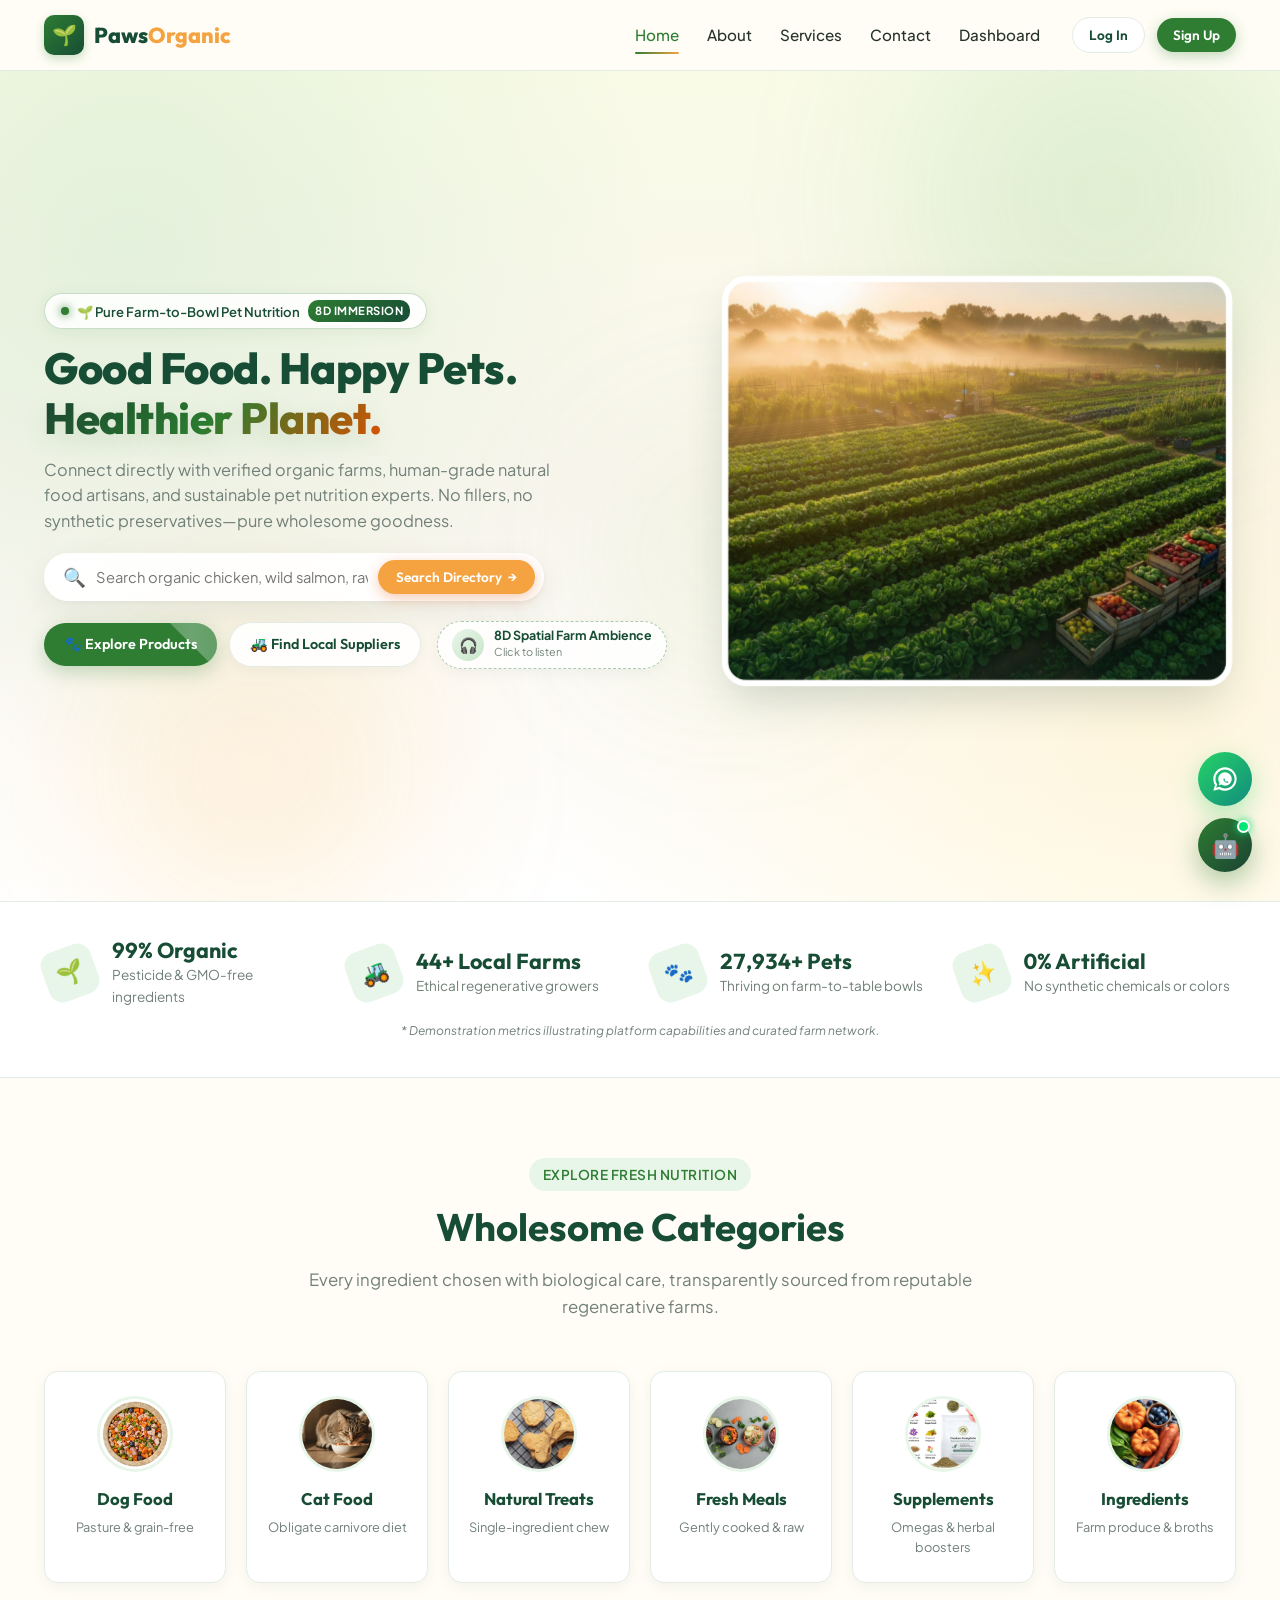
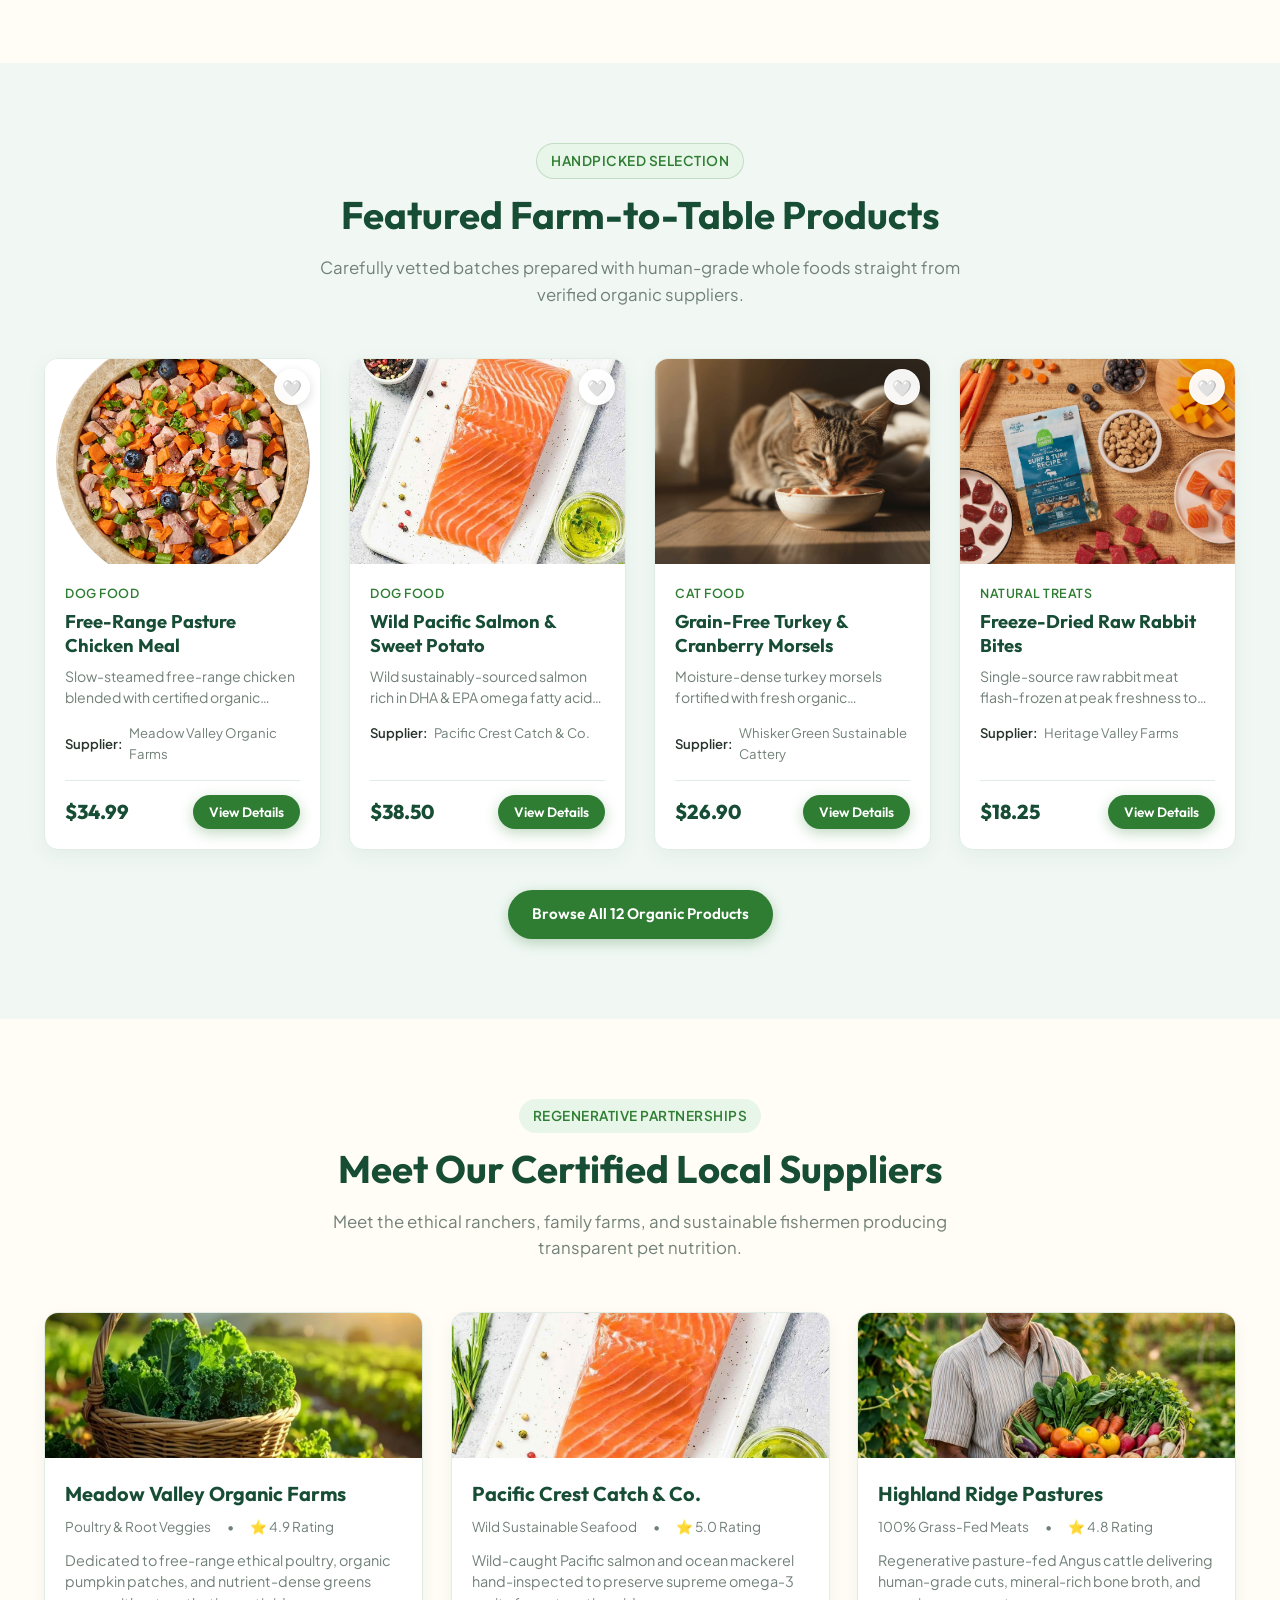
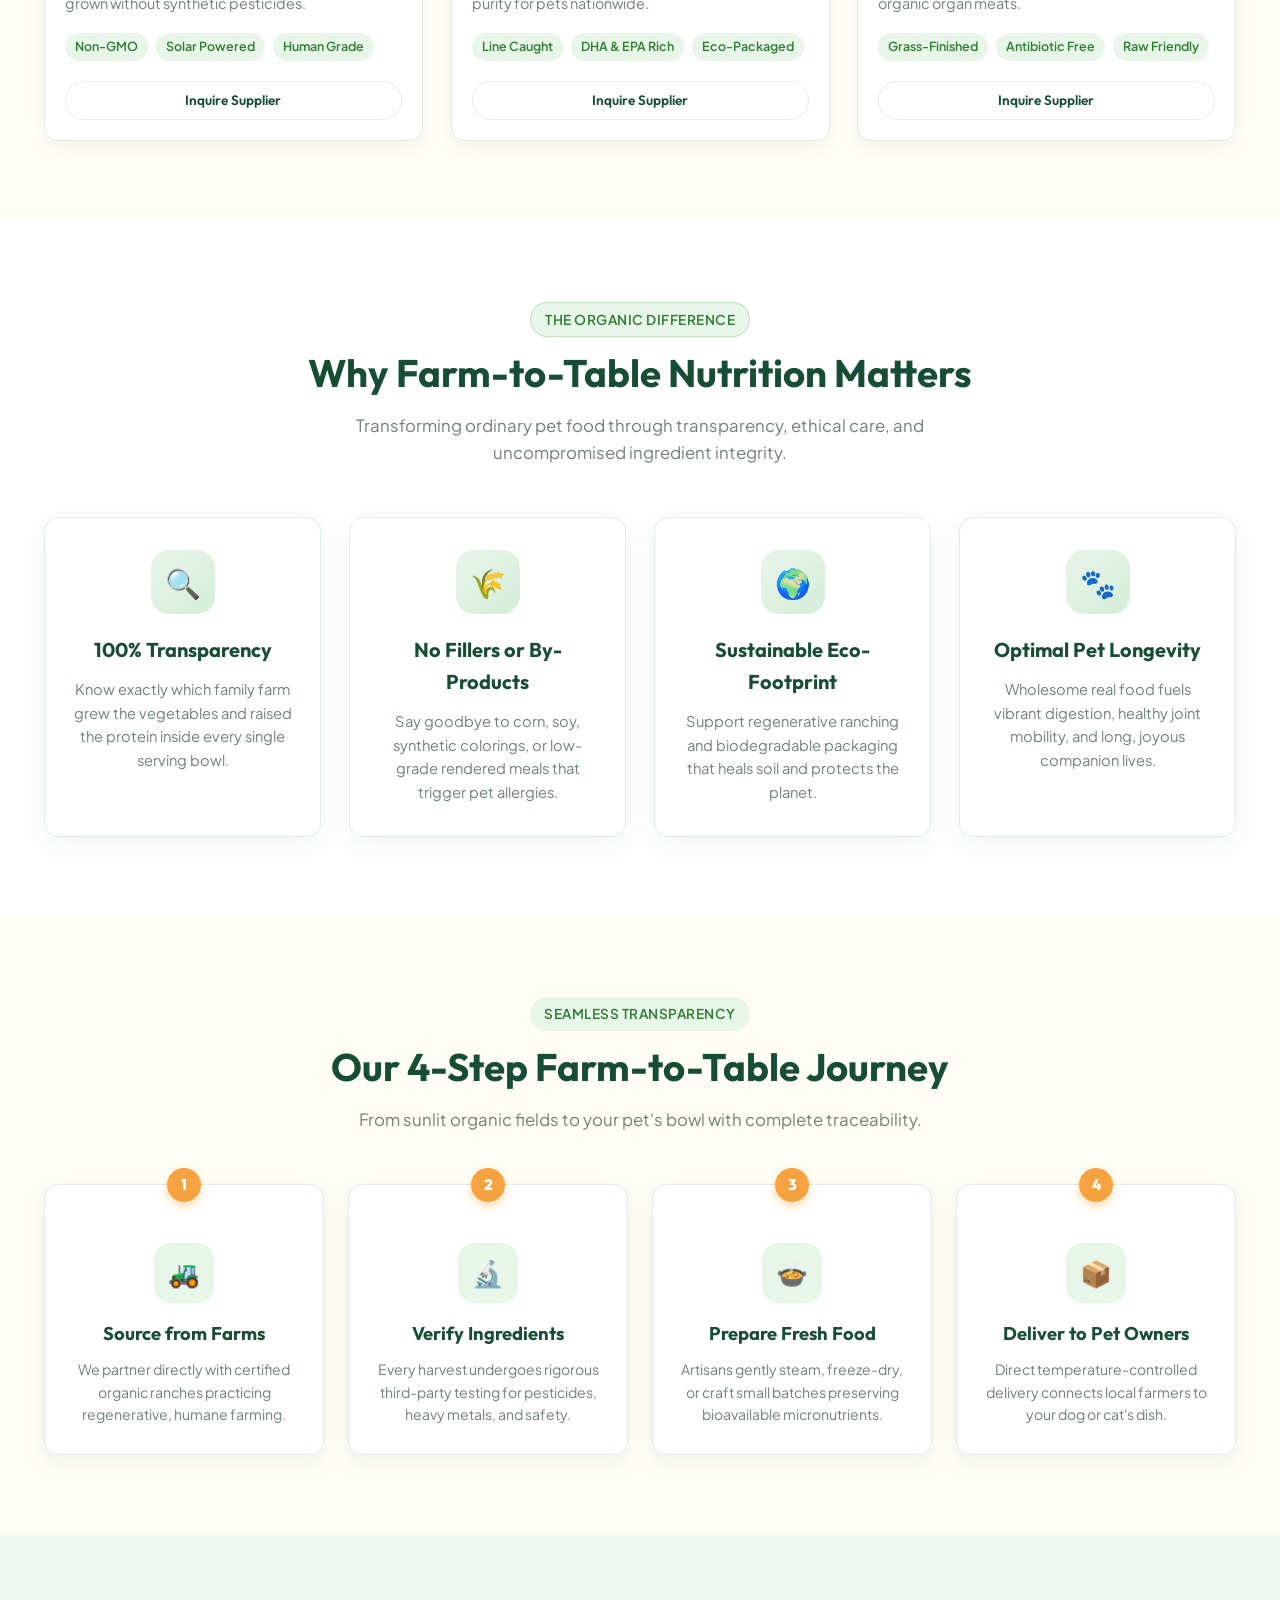
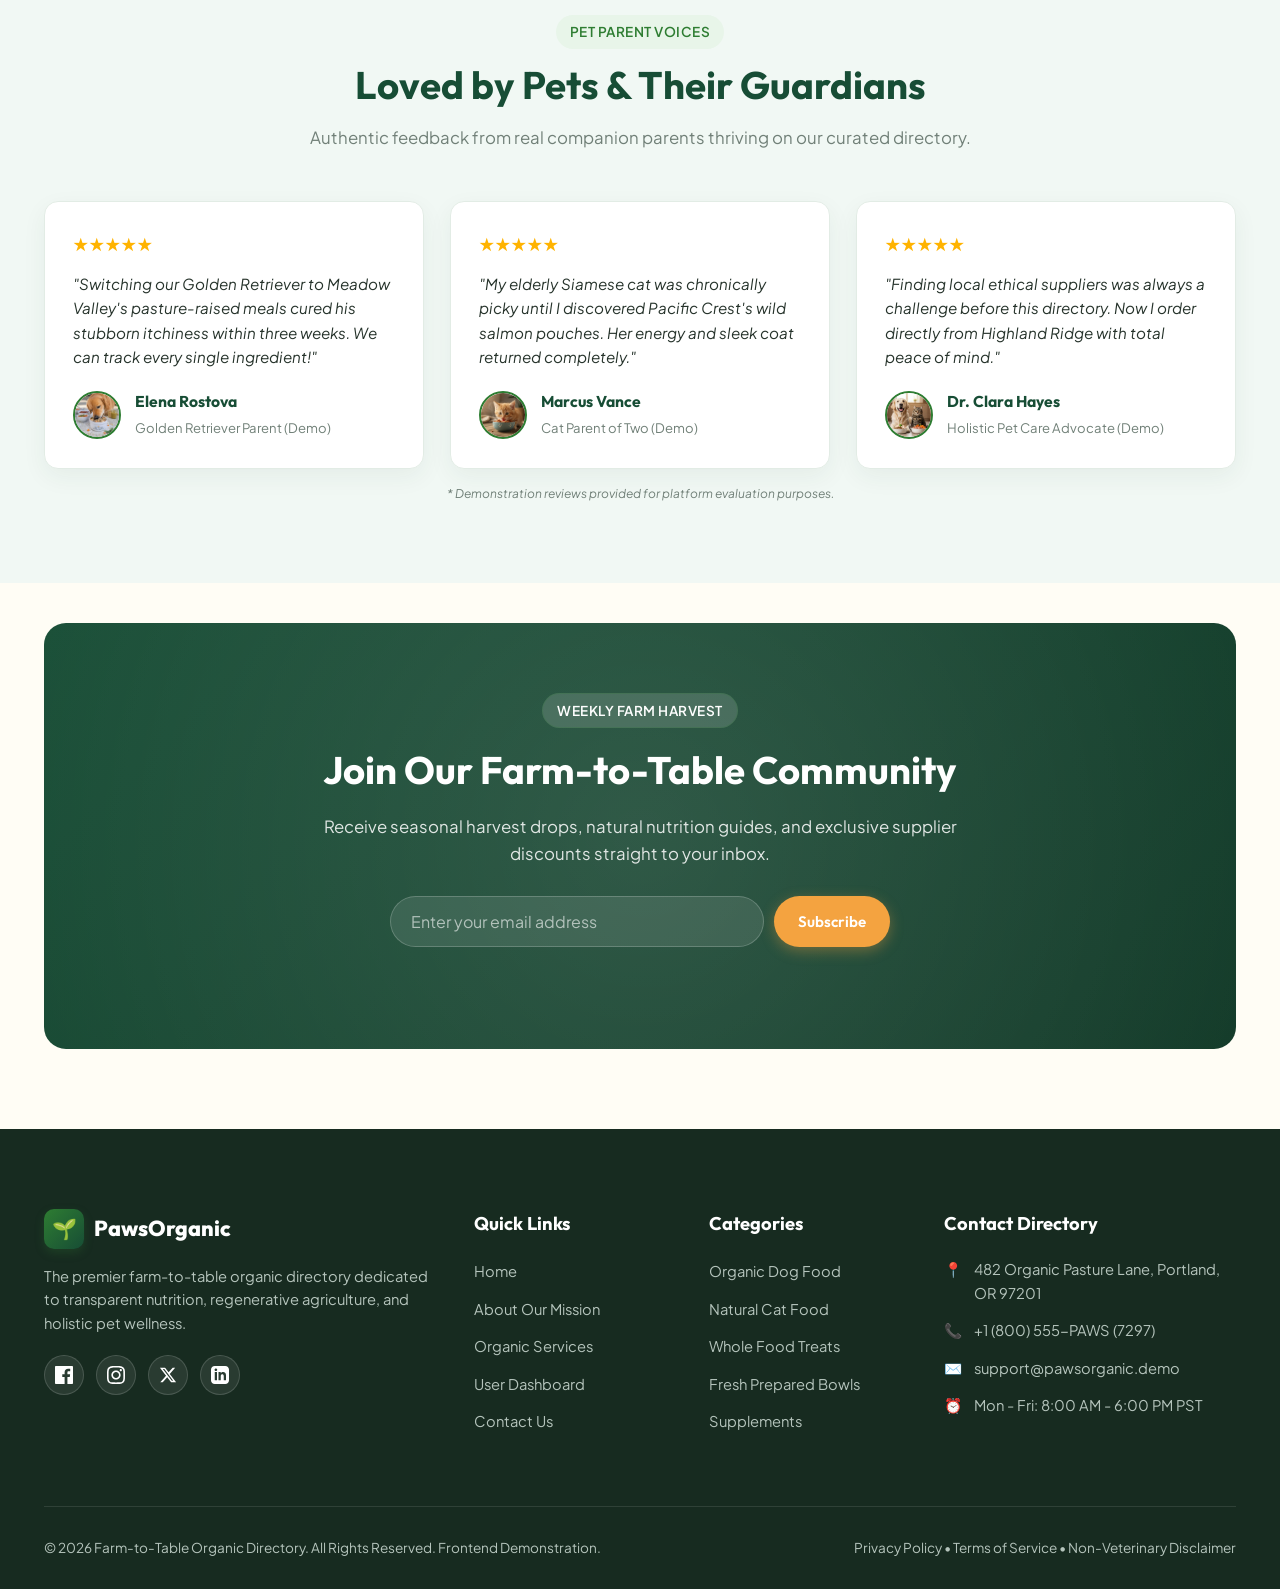
<file: index.html>
<!DOCTYPE html>
<html lang="en">
<head>
  <meta charset="UTF-8">
  <meta name="viewport" content="width=device-width, initial-scale=1.0">
  <title>Farm-to-Table Organic Directory | Pet Food & Natural Nutrition</title>
  <!-- Favicon -->
  <link rel="icon" type="image/svg+xml" href="assets/favicon.svg">
  <link rel="apple-touch-icon" href="assets/favicon.svg">
  <!-- Stylesheets -->
  <link rel="stylesheet" href="css/style.css">
  <link rel="stylesheet" href="css/responsive.css">
</head>
<body>

  <!-- ==========================================================================
       Site Header / Navigation (Strict Requirement: Hamburger <=1024px)
       ========================================================================== -->
  <header class="site-header" id="siteHeader">
    <div class="container navbar">
      <!-- Brand Logo -->
      <a href="index.html" class="brand-logo" aria-label="Farm-to-Table Organic Directory Home">
        <div class="brand-icon">🌱</div>
        <div class="brand-text">Paws<span>Organic</span></div>
      </a>

      <!-- Desktop Navigation Menu (Visible ONLY > 1024px) -->
      <nav class="nav-menu-desktop" aria-label="Desktop Primary Navigation">
        <ul class="nav-links">
          <li><a href="index.html" class="nav-link active">Home</a></li>
          <li><a href="about.html" class="nav-link">About</a></li>
          <li><a href="services.html" class="nav-link">Services</a></li>
          <li><a href="contact.html" class="nav-link">Contact</a></li>
          <li><a href="dashboard.html" class="nav-link">Dashboard</a></li>
        </ul>
        <div class="nav-auth-actions">
          <button class="btn btn-secondary btn-sm open-login-btn">Log In</button>
          <button class="btn btn-primary btn-sm open-signup-btn">Sign Up</button>
        </div>
      </nav>

      <!-- Hamburger Menu Button (Visible ONLY <= 1024px) -->
      <button class="hamburger-btn" id="hamburgerBtn" aria-label="Toggle navigation menu" aria-expanded="false" aria-controls="mobileNavDrawer">
        <span class="hamburger-line"></span>
        <span class="hamburger-line"></span>
        <span class="hamburger-line"></span>
      </button>
    </div>
  </header>

  <!-- Mobile Drawer & Backdrop (Active on <= 1024px) -->
  <div class="mobile-nav-backdrop" id="mobileNavBackdrop"></div>
  <aside class="mobile-nav-drawer" id="mobileNavDrawer" aria-label="Mobile Navigation Menu">
    <ul class="mobile-nav-links">
      <li><a href="index.html" class="mobile-nav-link active"><span>🏡</span> Home</a></li>
      <li><a href="about.html" class="mobile-nav-link"><span>🌿</span> About</a></li>
      <li><a href="services.html" class="mobile-nav-link"><span>🐾</span> Services</a></li>
      <li><a href="contact.html" class="mobile-nav-link"><span>✉️</span> Contact</a></li>
      <li><a href="dashboard.html" class="mobile-nav-link"><span>📊</span> Dashboard</a></li>
    </ul>
    <div class="mobile-auth-actions">
      <button class="btn btn-secondary btn-block open-login-btn">Log In</button>
      <button class="btn btn-primary btn-block open-signup-btn">Sign Up</button>
    </div>
  </aside>

  <!-- ==========================================================================
       Hero Section
       ========================================================================== -->
  <main>
    <section class="hero" id="heroSection">
      <!-- Dynamic Ambient 3D Glow Orbs & Particles -->
      <div class="hero-ambient-blob blob-1" aria-hidden="true"></div>
      <div class="hero-ambient-blob blob-2" aria-hidden="true"></div>
      <div class="hero-ambient-blob blob-3" aria-hidden="true"></div>
      <canvas id="heroParticlesCanvas" class="hero-particles-canvas" aria-hidden="true"></canvas>

      <div class="container hero-grid">
        <div class="hero-content">
          <div class="hero-pill-badge" data-tilt-light>
            <span class="hero-badge-dot"></span>
            <span>🌱 Pure Farm-to-Bowl Pet Nutrition</span>
            <span class="hero-badge-tag">8D Immersion</span>
          </div>

          <h1 class="hero-title">
            Good Food. Happy Pets. <br>
            <span class="gradient-text-3d">Healthier Planet.</span>
          </h1>

          <p class="hero-subtitle">
            Connect directly with verified organic farms, human-grade natural food artisans, and sustainable pet nutrition experts. No fillers, no synthetic preservatives—pure wholesome goodness.
          </p>

          <!-- Search Bar with 3D Glass Morphism -->
          <form class="hero-search-box glass-card-3d" action="services.html" method="GET">
            <span class="search-icon-anim" aria-hidden="true">🔍</span>
            <input type="text" name="search" placeholder="Search organic chicken, wild salmon, raw meals..." aria-label="Search pet food or suppliers">
            <button type="submit" class="btn btn-accent btn-sm hero-search-btn">
              <span class="btn-text-full">Search Directory</span>
              <span class="btn-text-short">Search</span>
              <span class="btn-arrow">→</span>
            </button>
          </form>

          <div class="hero-actions-row">
            <div class="hero-actions">
              <a href="services.html" class="btn btn-primary btn-3d-pulse">
                <span>🐾 Explore Products</span>
              </a>
              <a href="about.html#suppliers" class="btn btn-secondary btn-3d-glass">
                <span>🚜 Find Local Suppliers</span>
              </a>
            </div>

            <!-- Live 8D Sound / Vibe Experience Bar (Neatly aligned) -->
            <div class="hero-sound-bar" id="heroSoundBar" title="Click to experience soothing organic farm nature sounds" role="button" tabindex="0">
              <button class="sound-toggle-btn" id="soundToggleBtn" aria-label="Toggle soothing farm soundscape">
                <span class="sound-icon" id="soundIcon">🎧</span>
                <span class="sound-wave-bars">
                  <span></span><span></span><span></span><span></span>
                </span>
              </button>
              <div class="sound-info">
                <span class="sound-label">8D Spatial Farm Ambience</span>
                <span class="sound-status" id="soundStatusText">Click to listen</span>
              </div>
            </div>
          </div>
        </div>

        <div class="hero-visual" id="heroVisualScene">
          <!-- 3D Perspective Card Container -->
          <div class="hero-tilt-container" id="heroTiltContainer">
            <div class="hero-image-wrapper card-3d-inner">
              <video class="hero-main-video" autoplay loop muted playsinline poster="assets/images/organic-farm-landscape.jpg" aria-label="Farm-to-table organic dog and cat food video">
                <source src="assets/video/Dog_and_cat_farm_food_20261014160749.mp4" type="video/mp4">
                Your browser does not support the video tag.
              </video>
              <div class="hero-image-overlay"></div>
            </div>
          </div>
        </div>
      </div>
    </section>

    <!-- ==========================================================================
         Trust Bar / Statistics
         ========================================================================== -->
    <section class="trust-bar" aria-label="Trust indicators">
      <div class="container">
        <div class="trust-grid">
          <div class="trust-item">
            <div class="trust-icon">🌱</div>
            <div class="trust-info">
              <h3><span class="counter-val" data-target="100">100</span>% Organic</h3>
              <p>Pesticide & GMO-free ingredients</p>
            </div>
          </div>
          <div class="trust-item">
            <div class="trust-icon">🚜</div>
            <div class="trust-info">
              <h3><span class="counter-val" data-target="45">45</span>+ Local Farms</h3>
              <p>Ethical regenerative growers</p>
            </div>
          </div>
          <div class="trust-item">
            <div class="trust-icon">🐾</div>
            <div class="trust-info">
              <h3><span class="counter-val" data-target="28000">28,000</span>+ Pets</h3>
              <p>Thriving on farm-to-table bowls</p>
            </div>
          </div>
          <div class="trust-item">
            <div class="trust-icon">✨</div>
            <div class="trust-info">
              <h3><span class="counter-val" data-target="0">0</span>% Artificial</h3>
              <p>No synthetic chemicals or colors</p>
            </div>
          </div>
        </div>
        <p class="demo-disclaimer">* Demonstration metrics illustrating platform capabilities and curated farm network.</p>
      </div>
    </section>

    <!-- ==========================================================================
         Categories Section
         ========================================================================== -->
    <section class="section-padding" id="categoriesSection">
      <div class="container">
        <div class="section-head text-center">
          <span class="badge">Explore Fresh Nutrition</span>
          <h2>Wholesome Categories</h2>
          <p>Every ingredient chosen with biological care, transparently sourced from reputable regenerative farms.</p>
        </div>

        <div class="categories-grid">
          <a href="services.html?category=Dog%20Food" class="category-card">
            <div class="category-img-thumb">
              <img src="assets/images/organic-dog-food.jpg" alt="Organic Dog Food" loading="lazy">
            </div>
            <h3>Dog Food</h3>
            <span>Pasture & grain-free</span>
          </a>

          <a href="services.html?category=Cat%20Food" class="category-card">
            <div class="category-img-thumb">
              <img src="assets/images/organic-cat-food.jpg" alt="Organic Cat Food" loading="lazy">
            </div>
            <h3>Cat Food</h3>
            <span>Obligate carnivore diet</span>
          </a>

          <a href="services.html?category=Natural%20Treats" class="category-card">
            <div class="category-img-thumb">
              <img src="assets/images/natural-pet-treats.jpg" alt="Natural Pet Treats" loading="lazy">
            </div>
            <h3>Natural Treats</h3>
            <span>Single-ingredient chew</span>
          </a>

          <a href="services.html?category=Fresh%20Meals" class="category-card">
            <div class="category-img-thumb">
              <img src="assets/images/fresh-pet-food-bowls.jpg" alt="Fresh Pet Meals" loading="lazy">
            </div>
            <h3>Fresh Meals</h3>
            <span>Gently cooked & raw</span>
          </a>

          <a href="services.html?category=Nutrition%20Supplements" class="category-card">
            <div class="category-img-thumb">
              <img src="assets/images/pet-nutrition-supplements.jpg" alt="Nutrition Supplements" loading="lazy">
            </div>
            <h3>Supplements</h3>
            <span>Omegas & herbal boosters</span>
          </a>

          <a href="services.html?category=Organic%20Ingredients" class="category-card">
            <div class="category-img-thumb">
              <img src="assets/images/pet-safe-vegetables.jpg" alt="Organic Ingredients" loading="lazy">
            </div>
            <h3>Ingredients</h3>
            <span>Farm produce & broths</span>
          </a>
        </div>
      </div>
    </section>

    <!-- ==========================================================================
         Featured Products Section
         ========================================================================== -->
    <section class="section-padding" style="background-color: var(--light-green-alt);" id="featuredProducts">
      <div class="container">
        <div class="section-head text-center">
          <span class="badge badge-organic">Handpicked Selection</span>
          <h2>Featured Farm-to-Table Products</h2>
          <p>Carefully vetted batches prepared with human-grade whole foods straight from verified organic suppliers.</p>
        </div>

        <div class="products-grid">
          <!-- Card 1 -->
          <article class="product-card">
            <div class="product-thumb">
              <img src="assets/images/organic-dog-food.jpg" alt="Free-Range Pasture Chicken Meal" loading="lazy">
              <span class="badge badge-organic product-badge-float">🌱 Certified Organic Demo</span>
              <button class="btn-favorite-float" data-product-id="prod-1" aria-label="Save to favorites">🤍</button>
            </div>
            <div class="product-body">
              <span class="product-category">Dog Food</span>
              <h3 class="product-title">Free-Range Pasture Chicken Meal</h3>
              <p class="product-desc">Slow-steamed free-range chicken blended with certified organic carrots, celery, and cold-pressed flaxseed oil.</p>
              <div class="product-supplier">
                <span>Supplier:</span> Meadow Valley Organic Farms
              </div>
              <div class="product-footer">
                <div class="product-price">$34.99</div>
                <button class="btn btn-primary btn-sm btn-view-details" data-id="prod-1">View Details</button>
              </div>
            </div>
          </article>

          <!-- Card 2 -->
          <article class="product-card">
            <div class="product-thumb">
              <img src="assets/images/salmon.jpg" alt="Wild Pacific Salmon & Sweet Potato" loading="lazy">
              <span class="badge badge-organic product-badge-float">🌱 Certified Organic Demo</span>
              <button class="btn-favorite-float" data-product-id="prod-2" aria-label="Save to favorites">🤍</button>
            </div>
            <div class="product-body">
              <span class="product-category">Dog Food</span>
              <h3 class="product-title">Wild Pacific Salmon & Sweet Potato</h3>
              <p class="product-desc">Wild sustainably-sourced salmon rich in DHA & EPA omega fatty acids to nurture lustrous coats and healthy skin.</p>
              <div class="product-supplier">
                <span>Supplier:</span> Pacific Crest Catch & Co.
              </div>
              <div class="product-footer">
                <div class="product-price">$38.50</div>
                <button class="btn btn-primary btn-sm btn-view-details" data-id="prod-2">View Details</button>
              </div>
            </div>
          </article>

          <!-- Card 3 -->
          <article class="product-card">
            <div class="product-thumb">
              <img src="assets/images/organic-cat-food.jpg" alt="Grain-Free Turkey & Cranberry Cat Morsels" loading="lazy">
              <span class="badge badge-organic product-badge-float">🌱 Certified Organic Demo</span>
              <button class="btn-favorite-float" data-product-id="prod-4" aria-label="Save to favorites">🤍</button>
            </div>
            <div class="product-body">
              <span class="product-category">Cat Food</span>
              <h3 class="product-title">Grain-Free Turkey & Cranberry Morsels</h3>
              <p class="product-desc">Moisture-dense turkey morsels fortified with fresh organic cranberries to support feline urinary tract health.</p>
              <div class="product-supplier">
                <span>Supplier:</span> Whisker Green Sustainable Cattery
              </div>
              <div class="product-footer">
                <div class="product-price">$26.90</div>
                <button class="btn btn-primary btn-sm btn-view-details" data-id="prod-4">View Details</button>
              </div>
            </div>
          </article>

          <!-- Card 4 -->
          <article class="product-card">
            <div class="product-thumb">
              <img src="assets/images/freeze-dried-pet-food.jpg" alt="Freeze-Dried Raw Rabbit & Herb Bites" loading="lazy">
              <span class="badge badge-organic product-badge-float">🌱 Certified Organic Demo</span>
              <button class="btn-favorite-float" data-product-id="prod-5" aria-label="Save to favorites">🤍</button>
            </div>
            <div class="product-body">
              <span class="product-category">Natural Treats</span>
              <h3 class="product-title">Freeze-Dried Raw Rabbit Bites</h3>
              <p class="product-desc">Single-source raw rabbit meat flash-frozen at peak freshness to preserve delicate enzymes and rich nutrients.</p>
              <div class="product-supplier">
                <span>Supplier:</span> Heritage Valley Farms
              </div>
              <div class="product-footer">
                <div class="product-price">$18.25</div>
                <button class="btn btn-primary btn-sm btn-view-details" data-id="prod-5">View Details</button>
              </div>
            </div>
          </article>
        </div>

        <div class="text-center" style="margin-top: 40px;">
          <a href="services.html" class="btn btn-primary">Browse All 12 Organic Products</a>
        </div>
      </div>
    </section>

    <!-- ==========================================================================
         Featured Suppliers Section
         ========================================================================== -->
    <section class="section-padding" id="featuredSuppliers">
      <div class="container">
        <div class="section-head text-center">
          <span class="badge">Regenerative Partnerships</span>
          <h2>Meet Our Certified Local Suppliers</h2>
          <p>Meet the ethical ranchers, family farms, and sustainable fishermen producing transparent pet nutrition.</p>
        </div>

        <div class="suppliers-grid">
          <!-- Supplier 1 -->
          <div class="supplier-card">
            <div class="supplier-cover">
              <img src="assets/images/fresh-farm-produce.jpg" alt="Meadow Valley Organic Farms" loading="lazy">
              <span class="badge badge-organic supplier-badge">📍 Sonoma County, CA</span>
            </div>
            <div class="supplier-content">
              <h3 class="supplier-name">Meadow Valley Organic Farms</h3>
              <div class="supplier-meta">
                <span>Poultry & Root Veggies</span> • <span>⭐ 4.9 Rating</span>
              </div>
              <p class="supplier-desc">
                Dedicated to free-range ethical poultry, organic pumpkin patches, and nutrient-dense greens grown without synthetic pesticides.
              </p>
              <div class="supplier-tags">
                <span class="supplier-tag">Non-GMO</span>
                <span class="supplier-tag">Solar Powered</span>
                <span class="supplier-tag">Human Grade</span>
              </div>
              <div class="supplier-action">
                <a href="contact.html?supplier=Meadow%20Valley" class="btn btn-secondary btn-sm btn-block">Inquire Supplier</a>
              </div>
            </div>
          </div>

          <!-- Supplier 2 -->
          <div class="supplier-card">
            <div class="supplier-cover">
              <img src="assets/images/salmon.jpg" alt="Pacific Crest Catch & Co." loading="lazy">
              <span class="badge badge-organic supplier-badge">📍 Astoria, OR</span>
            </div>
            <div class="supplier-content">
              <h3 class="supplier-name">Pacific Crest Catch & Co.</h3>
              <div class="supplier-meta">
                <span>Wild Sustainable Seafood</span> • <span>⭐ 5.0 Rating</span>
              </div>
              <p class="supplier-desc">
                Wild-caught Pacific salmon and ocean mackerel hand-inspected to preserve supreme omega-3 purity for pets nationwide.
              </p>
              <div class="supplier-tags">
                <span class="supplier-tag">Line Caught</span>
                <span class="supplier-tag">DHA & EPA Rich</span>
                <span class="supplier-tag">Eco-Packaged</span>
              </div>
              <div class="supplier-action">
                <a href="contact.html?supplier=Pacific%20Crest" class="btn btn-secondary btn-sm btn-block">Inquire Supplier</a>
              </div>
            </div>
          </div>

          <!-- Supplier 3 -->
          <div class="supplier-card">
            <div class="supplier-cover">
              <img src="assets/images/farm-to-table-ingredients.jpg" alt="Highland Ridge Pastures" loading="lazy">
              <span class="badge badge-organic supplier-badge">📍 Boulder County, CO</span>
            </div>
            <div class="supplier-content">
              <h3 class="supplier-name">Highland Ridge Pastures</h3>
              <div class="supplier-meta">
                <span>100% Grass-Fed Meats</span> • <span>⭐ 4.8 Rating</span>
              </div>
              <p class="supplier-desc">
                Regenerative pasture-fed Angus cattle delivering human-grade cuts, mineral-rich bone broth, and organic organ meats.
              </p>
              <div class="supplier-tags">
                <span class="supplier-tag">Grass-Finished</span>
                <span class="supplier-tag">Antibiotic Free</span>
                <span class="supplier-tag">Raw Friendly</span>
              </div>
              <div class="supplier-action">
                <a href="contact.html?supplier=Highland%20Ridge" class="btn btn-secondary btn-sm btn-block">Inquire Supplier</a>
              </div>
            </div>
          </div>
        </div>
      </div>
    </section>

    <!-- ==========================================================================
         Why Choose Us Section
         ========================================================================== -->
    <section class="section-padding" style="background-color: var(--white);" id="whyChooseUs">
      <div class="container">
        <div class="section-head text-center">
          <span class="badge badge-organic">The Organic Difference</span>
          <h2>Why Farm-to-Table Nutrition Matters</h2>
          <p>Transforming ordinary pet food through transparency, ethical care, and uncompromised ingredient integrity.</p>
        </div>

        <div class="why-us-grid">
          <div class="why-card">
            <div class="why-icon">🔍</div>
            <h3>100% Transparency</h3>
            <p>Know exactly which family farm grew the vegetables and raised the protein inside every single serving bowl.</p>
          </div>

          <div class="why-card">
            <div class="why-icon">🌾</div>
            <h3>No Fillers or By-Products</h3>
            <p>Say goodbye to corn, soy, synthetic colorings, or low-grade rendered meals that trigger pet allergies.</p>
          </div>

          <div class="why-card">
            <div class="why-icon">🌍</div>
            <h3>Sustainable Eco-Footprint</h3>
            <p>Support regenerative ranching and biodegradable packaging that heals soil and protects the planet.</p>
          </div>

          <div class="why-card">
            <div class="why-icon">🐾</div>
            <h3>Optimal Pet Longevity</h3>
            <p>Wholesome real food fuels vibrant digestion, healthy joint mobility, and long, joyous companion lives.</p>
          </div>
        </div>
      </div>
    </section>

    <!-- ==========================================================================
         Farm-to-Table Process Section
         ========================================================================== -->
    <section class="section-padding" id="farmProcess">
      <div class="container">
        <div class="section-head text-center">
          <span class="badge">Seamless Transparency</span>
          <h2>Our 4-Step Farm-to-Table Journey</h2>
          <p>From sunlit organic fields to your pet's bowl with complete traceability.</p>
        </div>

        <div class="process-grid">
          <div class="process-step">
            <div class="step-number">1</div>
            <div class="step-icon">🚜</div>
            <h3>Source from Farms</h3>
            <p>We partner directly with certified organic ranches practicing regenerative, humane farming.</p>
          </div>

          <div class="process-step">
            <div class="step-number">2</div>
            <div class="step-icon">🔬</div>
            <h3>Verify Ingredients</h3>
            <p>Every harvest undergoes rigorous third-party testing for pesticides, heavy metals, and safety.</p>
          </div>

          <div class="process-step">
            <div class="step-number">3</div>
            <div class="step-icon">🍲</div>
            <h3>Prepare Fresh Food</h3>
            <p>Artisans gently steam, freeze-dry, or craft small batches preserving bioavailable micronutrients.</p>
          </div>

          <div class="process-step">
            <div class="step-number">4</div>
            <div class="step-icon">📦</div>
            <h3>Deliver to Pet Owners</h3>
            <p>Direct temperature-controlled delivery connects local farmers to your dog or cat's dish.</p>
          </div>
        </div>
      </div>
    </section>

    <!-- ==========================================================================
         Customer Testimonials
         ========================================================================== -->
    <section class="section-padding" style="background-color: var(--light-green-alt);" id="testimonials">
      <div class="container">
        <div class="section-head text-center">
          <span class="badge">Pet Parent Voices</span>
          <h2>Loved by Pets & Their Guardians</h2>
          <p>Authentic feedback from real companion parents thriving on our curated directory.</p>
        </div>

        <div class="testimonials-grid">
          <div class="testimonial-card">
            <div class="testimonial-rating">★★★★★</div>
            <p class="testimonial-quote">
              "Switching our Golden Retriever to Meadow Valley's pasture-raised meals cured his stubborn itchiness within three weeks. We can track every single ingredient!"
            </p>
            <div class="testimonial-author">
              <div class="author-avatar">
                <img src="assets/images/healthy-golden-retrievers.jpg" alt="Golden Retriever pet parent">
              </div>
              <div class="author-details">
                <h4>Elena Rostova</h4>
                <span>Golden Retriever Parent (Demo)</span>
              </div>
            </div>
          </div>

          <div class="testimonial-card">
            <div class="testimonial-rating">★★★★★</div>
            <p class="testimonial-quote">
              "My elderly Siamese cat was chronically picky until I discovered Pacific Crest's wild salmon pouches. Her energy and sleek coat returned completely."
            </p>
            <div class="testimonial-author">
              <div class="author-avatar">
                <img src="assets/images/kittens-cat-nutrition.jpg" alt="Cat owner">
              </div>
              <div class="author-details">
                <h4>Marcus Vance</h4>
                <span>Cat Parent of Two (Demo)</span>
              </div>
            </div>
          </div>

          <div class="testimonial-card">
            <div class="testimonial-rating">★★★★★</div>
            <p class="testimonial-quote">
              "Finding local ethical suppliers was always a challenge before this directory. Now I order directly from Highland Ridge with total peace of mind."
            </p>
            <div class="testimonial-author">
              <div class="author-avatar">
                <img src="assets/images/dogs-and-cats-together.jpg" alt="Multi-pet household">
              </div>
              <div class="author-details">
                <h4>Dr. Clara Hayes</h4>
                <span>Holistic Pet Care Advocate (Demo)</span>
              </div>
            </div>
          </div>
        </div>
        <p class="demo-disclaimer">* Demonstration reviews provided for platform evaluation purposes.</p>
      </div>
    </section>

    <!-- ==========================================================================
         Newsletter Subscription Section
         ========================================================================== -->
    <div class="container">
      <section class="newsletter-section">
        <div class="newsletter-content">
          <span class="badge badge-organic" style="margin-bottom: 12px; background: rgba(255,255,255,0.15); color:#FFF;">Weekly Farm Harvest</span>
          <h2>Join Our Farm-to-Table Community</h2>
          <p>Receive seasonal harvest drops, natural nutrition guides, and exclusive supplier discounts straight to your inbox.</p>
          <form class="newsletter-form" id="newsletterForm">
            <input type="email" id="newsletterEmail" placeholder="Enter your email address" required aria-label="Email address for newsletter">
            <button type="submit" class="btn btn-accent">Subscribe</button>
          </form>
          <div class="newsletter-msg" id="newsletterMsg" role="alert"></div>
        </div>
      </section>
    </div>
  </main>

  <!-- ==========================================================================
       Site Footer
       ========================================================================== -->
  <footer class="site-footer">
    <div class="container">
      <div class="footer-grid">
        <div class="footer-col footer-about">
          <div class="brand-logo" style="color: #FFF; margin-bottom: 14px;">
            <div class="brand-icon">🌱</div>
            <div>Paws<span>Organic</span></div>
          </div>
          <p>
            The premier farm-to-table organic directory dedicated to transparent nutrition, regenerative agriculture, and holistic pet wellness.
          </p>
          <div class="social-links">
            <a href="https://facebook.com" target="_blank" rel="noopener noreferrer" class="social-btn" aria-label="Follow on Facebook">
              <svg viewBox="0 0 24 24"><path d="M22.675 0h-21.35C.597 0 0 .597 0 1.326v21.348C0 23.403.597 24 1.326 24H12.82v-9.294H9.692V11.08h3.128V8.413c0-3.1 1.893-4.788 4.659-4.788 1.325 0 2.463.099 2.795.143v3.24l-1.918.001c-1.504 0-1.795.715-1.795 1.763v2.313h3.587l-.467 3.626h-3.12V24h6.116c.73 0 1.323-.597 1.323-1.326V1.326C24 .597 23.403 0 22.675 0z"/></svg>
            </a>
            <a href="https://instagram.com" target="_blank" rel="noopener noreferrer" class="social-btn" aria-label="Follow on Instagram">
              <svg viewBox="0 0 24 24"><path d="M12 2.163c3.204 0 3.584.012 4.85.07 3.252.148 4.771 1.691 4.919 4.919.058 1.265.069 1.645.069 4.849 0 3.205-.012 3.584-.069 4.849-.149 3.225-1.664 4.771-4.919 4.919-1.266.058-1.644.07-4.85.07-3.204 0-3.584-.012-4.849-.07-3.26-.149-4.771-1.699-4.919-4.92-.058-1.265-.07-1.644-.07-4.849 0-3.204.013-3.583.07-4.849.149-3.227 1.664-4.771 4.919-4.919 1.266-.057 1.645-.069 4.849-.069zm0-2.163c-3.259 0-3.667.014-4.947.072-4.358.2-6.78 2.618-6.98 6.98-.059 1.281-.073 1.689-.073 4.948 0 3.259.014 3.668.072 4.948.2 4.358 2.618 6.78 6.98 6.98 1.281.058 1.689.072 4.948.072 3.259 0 3.668-.014 4.948-.072 4.354-.2 6.782-2.618 6.979-6.98.059-1.28.073-1.689.073-4.948 0-3.259-.014-3.667-.072-4.947-.196-4.354-2.617-6.78-6.979-6.98-1.281-.059-1.69-.073-4.949-.073zm0 5.838c-3.403 0-6.162 2.759-6.162 6.162s2.759 6.163 6.162 6.163 6.162-2.759 6.162-6.163c0-3.403-2.759-6.162-6.162-6.162zm0 10.162c-2.209 0-4-1.79-4-4 0-2.209 1.791-4 4-4s4 1.791 4 4c0 2.21-1.791 4-4 4zm6.406-11.845c-.796 0-1.441.645-1.441 1.44s.645 1.44 1.441 1.44c.795 0 1.439-.645 1.439-1.44s-.644-1.44-1.439-1.44z"/></svg>
            </a>
            <a href="https://x.com" target="_blank" rel="noopener noreferrer" class="social-btn" aria-label="Follow on X (Twitter)">
              <svg viewBox="0 0 24 24"><path d="M18.244 2.25h3.308l-7.227 8.26 8.502 11.24H16.17l-5.214-6.817L4.99 21.75H1.68l7.73-8.835L1.254 2.25H8.08l4.713 6.231zm-1.161 17.52h1.833L7.084 4.126H5.117z"/></svg>
            </a>
            <a href="https://linkedin.com" target="_blank" rel="noopener noreferrer" class="social-btn" aria-label="Connect on LinkedIn">
              <svg viewBox="0 0 24 24"><path d="M19 0h-14c-2.761 0-5 2.239-5 5v14c0 2.761 2.239 5 5 5h14c2.762 0 5-2.239 5-5v-14c0-2.761-2.238-5-5-5zm-11 19h-3v-11h3v11zm-1.5-12.268c-.966 0-1.75-.79-1.75-1.764s.784-1.764 1.75-1.764 1.75.79 1.75 1.764-.783 1.764-1.75 1.764zm13.5 12.268h-3v-5.604c0-3.368-4-3.113-4 0v5.604h-3v-11h3v1.765c1.396-2.586 7-2.777 7 2.476v6.759z"/></svg>
            </a>
          </div>
        </div>

        <div class="footer-col footer-links">
          <h3>Quick Links</h3>
          <ul>
            <li><a href="index.html">Home</a></li>
            <li><a href="about.html">About Our Mission</a></li>
            <li><a href="services.html">Organic Services</a></li>
            <li><a href="dashboard.html">User Dashboard</a></li>
            <li><a href="contact.html">Contact Us</a></li>
          </ul>
        </div>

        <div class="footer-col footer-links">
          <h3>Categories</h3>
          <ul>
            <li><a href="services.html?category=Dog%20Food">Organic Dog Food</a></li>
            <li><a href="services.html?category=Cat%20Food">Natural Cat Food</a></li>
            <li><a href="services.html?category=Natural%20Treats">Whole Food Treats</a></li>
            <li><a href="services.html?category=Fresh%20Meals">Fresh Prepared Bowls</a></li>
            <li><a href="services.html?category=Nutrition%20Supplements">Supplements</a></li>
          </ul>
        </div>

        <div class="footer-col footer-contact">
          <h3>Contact Directory</h3>
          <ul>
            <li><span>📍</span> 482 Organic Pasture Lane, Portland, OR 97201</li>
            <li><span>📞</span> +1 (800) 555-PAWS (7297)</li>
            <li><span>✉️</span> support@pawsorganic.demo</li>
            <li><span>⏰</span> Mon - Fri: 8:00 AM - 6:00 PM PST</li>
          </ul>
        </div>
      </div>

      <div class="footer-bottom">
        <div>
          &copy; 2026 Farm-to-Table Organic Directory. All Rights Reserved. Frontend Demonstration.
        </div>
        <div>
          <span>Privacy Policy</span> • <span>Terms of Service</span> • <span>Non-Veterinary Disclaimer</span>
        </div>
      </div>
    </div>
  </footer>

  <!-- ==========================================================================
       LOGIN & SIGNUP MODAL POPUPS (Accessible on all pages)
       ========================================================================== -->
  <!-- Login Modal -->
  <div class="modal-overlay" id="loginModal" role="dialog" aria-modal="true" aria-labelledby="loginTitle">
    <div class="modal-dialog">
      <button class="modal-close-btn" data-close-modal="loginModal" aria-label="Close modal">&times;</button>
      <div class="modal-header">
        <h2 id="loginTitle">Welcome Back</h2>
        <p>Log in to manage your favorites and farm orders</p>
      </div>

      <form id="loginForm" novalidate>
        <div class="form-group">
          <label for="loginEmail">Email Address</label>
          <input type="email" id="loginEmail" class="form-control" placeholder="name@example.com" required>
          <div class="invalid-feedback">Valid email required</div>
        </div>

        <div class="form-group">
          <label for="loginPassword">Password</label>
          <div class="password-input-wrap">
            <input type="password" id="loginPassword" class="form-control" placeholder="Enter password (min 6 chars)" required>
            <button type="button" class="password-toggle-btn" data-target="loginPassword" aria-label="Toggle password visibility">👁️</button>
          </div>
          <div class="invalid-feedback">Password must be at least 6 characters</div>
        </div>

        <div style="display: flex; justify-content: space-between; align-items: center; margin-bottom: 20px; font-size: 0.88rem;">
          <label style="display: flex; align-items: center; gap: 6px; cursor: pointer;">
            <input type="checkbox" id="loginRemember"> Remember me
          </label>
          <a href="#" style="color: var(--primary-green); font-weight: 600;" onclick="showToast('Password reset link sent to demo email', 'info'); return false;">Forgot Password?</a>
        </div>

        <button type="submit" class="btn btn-primary btn-block">Log In</button>
      </form>

      <div class="auth-divider">
        <span>or continue with</span>
      </div>

      <div class="social-auth-grid">
        <button type="button" class="btn-social btn-apple" data-provider="Apple" aria-label="Sign in with Apple">
          <svg viewBox="0 0 170 170" width="16" height="16" fill="currentColor" aria-hidden="true"><path d="M150.37 130.25c-2.45 5.66-5.35 10.87-8.71 15.66-4.58 6.53-8.33 11.05-11.22 13.56-4.48 4.12-9.28 6.23-14.42 6.35-3.69 0-8.14-1.05-13.32-3.18-5.19-2.12-9.97-3.17-14.34-3.17-4.58 0-9.49 1.05-14.75 3.17-5.26 2.13-9.5 3.24-12.74 3.35-4.35.13-9.16-1.9-14.42-6.08-3.7-3.04-7.66-7.79-11.88-14.24-5.32-8.07-9.42-16.92-12.3-26.54-2.88-9.61-4.32-18.79-4.32-27.53 0-12.73 3.39-23.36 10.17-31.9 6.78-8.54 15.22-12.91 25.32-13.12 5.09 0 10.51 1.34 16.27 4.02 5.76 2.68 9.4 4.09 10.92 4.22 1.41-.13 5.37-1.63 11.88-4.49 6.51-2.86 12.08-4.16 16.71-3.9 12.28.64 21.84 5.38 28.68 14.21-10.74 6.53-15.99 15.6-15.75 27.21.25 9.04 3.73 16.59 10.45 22.65 6.72 6.06 14.65 9.57 23.79 10.52-2.19 6.53-4.87 13.04-8.04 19.53zM119.22 31.84c0-7.72 2.76-14.89 8.28-21.52 5.53-6.63 12.24-10.32 20.14-11.08.13 1.02.2 1.94.2 2.76 0 7.55-2.84 14.86-8.52 21.94-5.68 7.08-12.63 10.95-20.84 11.62-.07-1.12-.11-2.12-.11-3.72z"/></svg>
          <span>Apple</span>
        </button>
        <button type="button" class="btn-social btn-facebook" data-provider="Facebook" aria-label="Sign in with Facebook">
          <svg viewBox="0 0 24 24" width="16" height="16" fill="currentColor" aria-hidden="true"><path d="M24 12.073c0-6.627-5.373-12-12-12s-12 5.373-12 12c0 5.99 4.388 10.954 10.125 11.854v-8.385H7.078v-3.47h3.047V9.43c0-3.007 1.792-4.669 4.533-4.669 1.312 0 2.686.235 2.686.235v2.953H15.83c-1.491 0-1.956.925-1.956 1.874v2.25h3.328l-.532 3.47h-2.796v8.385C19.612 23.027 24 18.062 24 12.073z"/></svg>
          <span>Facebook</span>
        </button>
      </div>

      <div class="modal-switch-text">
        Don't have an account? <a href="#" id="switchToSignup">Create an account</a>
      </div>
    </div>
  </div>

  <!-- Signup Modal -->
  <div class="modal-overlay" id="signupModal" role="dialog" aria-modal="true" aria-labelledby="signupTitle">
    <div class="modal-dialog">
      <button class="modal-close-btn" data-close-modal="signupModal" aria-label="Close modal">&times;</button>
      <div class="modal-header">
        <h2 id="signupTitle">Join Our Farm Community</h2>
        <p>Discover fresh, organic pet nutrition directly from growers</p>
      </div>

      <form id="signupForm" novalidate>
        <div class="form-group">
          <label for="signupName">Full Name</label>
          <input type="text" id="signupName" class="form-control" placeholder="Sarah Jenkins" required>
          <div class="invalid-feedback">Full name is required</div>
        </div>

        <div class="form-group">
          <label for="signupEmail">Email Address</label>
          <input type="email" id="signupEmail" class="form-control" placeholder="sarah@example.com" required>
          <div class="invalid-feedback">Valid email required</div>
        </div>

        <div class="form-group">
          <label for="signupPassword">Password</label>
          <div class="password-input-wrap">
            <input type="password" id="signupPassword" class="form-control" placeholder="Create password (min 6 chars)" required>
            <button type="button" class="password-toggle-btn" data-target="signupPassword" aria-label="Toggle password visibility">👁️</button>
          </div>
          <div class="invalid-feedback">Password must be at least 6 characters</div>
        </div>

        <div class="form-group">
          <label for="signupConfirmPassword">Confirm Password</label>
          <div class="password-input-wrap">
            <input type="password" id="signupConfirmPassword" class="form-control" placeholder="Re-enter password" required>
            <button type="button" class="password-toggle-btn" data-target="signupConfirmPassword" aria-label="Toggle password visibility">👁️</button>
          </div>
          <div class="invalid-feedback">Passwords must match</div>
        </div>

        <div class="form-group" style="margin-bottom: 20px;">
          <label style="display: flex; align-items: flex-start; gap: 8px; font-size: 0.85rem; cursor: pointer;">
            <input type="checkbox" id="signupTerms" required style="margin-top: 3px;">
            <span>I agree to the Terms of Service & Privacy Policy (Demo confirmation)</span>
          </label>
        </div>

        <button type="submit" class="btn btn-primary btn-block">Create Account</button>
      </form>

      <div class="auth-divider">
        <span>or sign up with</span>
      </div>

      <div class="social-auth-grid">
        <button type="button" class="btn-social btn-apple" data-provider="Apple" aria-label="Sign up with Apple">
          <svg viewBox="0 0 170 170" width="16" height="16" fill="currentColor" aria-hidden="true"><path d="M150.37 130.25c-2.45 5.66-5.35 10.87-8.71 15.66-4.58 6.53-8.33 11.05-11.22 13.56-4.48 4.12-9.28 6.23-14.42 6.35-3.69 0-8.14-1.05-13.32-3.18-5.19-2.12-9.97-3.17-14.34-3.17-4.58 0-9.49 1.05-14.75 3.17-5.26 2.13-9.5 3.24-12.74 3.35-4.35.13-9.16-1.9-14.42-6.08-3.7-3.04-7.66-7.79-11.88-14.24-5.32-8.07-9.42-16.92-12.3-26.54-2.88-9.61-4.32-18.79-4.32-27.53 0-12.73 3.39-23.36 10.17-31.9 6.78-8.54 15.22-12.91 25.32-13.12 5.09 0 10.51 1.34 16.27 4.02 5.76 2.68 9.4 4.09 10.92 4.22 1.41-.13 5.37-1.63 11.88-4.49 6.51-2.86 12.08-4.16 16.71-3.9 12.28.64 21.84 5.38 28.68 14.21-10.74 6.53-15.99 15.6-15.75 27.21.25 9.04 3.73 16.59 10.45 22.65 6.72 6.06 14.65 9.57 23.79 10.52-2.19 6.53-4.87 13.04-8.04 19.53zM119.22 31.84c0-7.72 2.76-14.89 8.28-21.52 5.53-6.63 12.24-10.32 20.14-11.08.13 1.02.2 1.94.2 2.76 0 7.55-2.84 14.86-8.52 21.94-5.68 7.08-12.63 10.95-20.84 11.62-.07-1.12-.11-2.12-.11-3.72z"/></svg>
          <span>Apple</span>
        </button>
        <button type="button" class="btn-social btn-facebook" data-provider="Facebook" aria-label="Sign up with Facebook">
          <svg viewBox="0 0 24 24" width="16" height="16" fill="currentColor" aria-hidden="true"><path d="M24 12.073c0-6.627-5.373-12-12-12s-12 5.373-12 12c0 5.99 4.388 10.954 10.125 11.854v-8.385H7.078v-3.47h3.047V9.43c0-3.007 1.792-4.669 4.533-4.669 1.312 0 2.686.235 2.686.235v2.953H15.83c-1.491 0-1.956.925-1.956 1.874v2.25h3.328l-.532 3.47h-2.796v8.385C19.612 23.027 24 18.062 24 12.073z"/></svg>
          <span>Facebook</span>
        </button>
      </div>

      <div class="modal-switch-text">
        Already have an account? <a href="#" id="switchToLogin">Log in here</a>
      </div>
    </div>
  </div>

  <!-- Product Details Modal -->
  <div class="modal-overlay" id="productDetailsModal" role="dialog" aria-modal="true" aria-labelledby="productModalHeading">
    <div class="modal-dialog modal-dialog-large">
      <button class="modal-close-btn" data-close-modal="productDetailsModal" aria-label="Close modal">&times;</button>
      <div id="productDetailsContent">
        <!-- Rendered dynamically by js/products.js -->
      </div>
    </div>
  </div>

  <!-- Scroll-to-top button with circular animated progress ring -->
  <button class="scroll-top-btn" id="scrollTopBtn" aria-label="Scroll to top of page">
    <svg class="scroll-progress-svg" viewBox="0 0 50 50">
      <defs>
        <linearGradient id="scrollGrad" x1="0%" y1="0%" x2="100%" y2="100%">
          <stop offset="0%" stop-color="#81C784"/>
          <stop offset="100%" stop-color="#2E7D32"/>
        </linearGradient>
      </defs>
      <circle class="scroll-progress-track" cx="25" cy="25" r="22"></circle>
      <circle class="scroll-progress-bar" id="scrollProgressBar" cx="25" cy="25" r="22"></circle>
    </svg>
    <span class="scroll-top-icon">↑</span>
  </button>

  <!-- Dual AI Nutritionist & WhatsApp Instant Connect Floating Widget -->
  <aside class="chat-dock" aria-label="Customer Support and AI Assistant">
    <!-- WhatsApp Floating Trigger -->
    <a href="https://wa.me/18005550199?text=Hi%2C%20I%20have%20a%20question%20about%20Farm-to-Table%20Organic%20pet%20nutrition" class="chat-launcher-btn whatsapp-launcher" target="_blank" rel="noopener noreferrer" aria-label="Chat with us on WhatsApp">
      <svg viewBox="0 0 24 24">
        <path d="M12.031 6.172c-3.181 0-5.767 2.586-5.768 5.766-.001 1.298.38 2.27 1.019 3.287l-.582 2.128 2.182-.573c.978.58 1.911.928 3.145.929 3.178 0 5.767-2.587 5.768-5.766.001-3.187-2.575-5.77-5.764-5.771zm3.392 8.244c-.144.405-.837.774-1.17.824-.312.045-.634.058-1.503-.312-.998-.423-1.666-1.393-1.716-1.46-.049-.068-.403-.537-.403-1.025 0-.488.257-.728.348-.827.091-.099.199-.124.266-.124.066 0 .133.003.19.006.061.003.143-.023.224.17.082.199.281.685.306.735.025.05.041.108.008.174-.033.067-.049.108-.099.166-.05.058-.105.13-.15.174-.05.05-.102.105-.044.205.058.099.257.424.551.686.379.337.698.441.797.491.099.05.158.042.216-.025.058-.066.249-.29.315-.39.066-.099.133-.083.224-.05.091.033.58.274.68.324.099.05.166.075.19.116.025.042.025.241-.119.646z"/>
        <path d="M12 2C6.477 2 2 6.477 2 12c0 1.891.524 3.66 1.436 5.176L2 22l4.981-1.306A9.957 9.957 0 0012 22c5.523 0 10-4.477 10-10S17.523 2 12 2zm0 18.167c-1.583 0-3.066-.454-4.327-1.24l-.31-.194-2.868.752.766-2.802-.213-.339A8.127 8.127 0 013.833 12c0-4.503 3.664-8.167 8.167-8.167 4.503 0 8.167 3.664 8.167 8.167 0 4.503-3.664 8.167-8.167 8.167z"/>
      </svg>
      <span class="launcher-tooltip">WhatsApp Us</span>
    </a>

    <!-- AI Nutritionist Floating Trigger -->
    <button class="chat-launcher-btn ai-chat-launcher" id="aiChatLauncher" aria-label="Open AI Nutritionist Assistant">
      <span class="ai-launcher-icon">🤖</span>
      <span class="ai-online-badge"></span>
      <span class="launcher-tooltip">Ask AI Nutritionist</span>
    </button>
  </aside>

  <!-- AI Nutritionist Interactive Chat Window -->
  <div class="ai-chat-window" id="aiChatWindow" role="dialog" aria-labelledby="aiChatTitle">
    <div class="ai-chat-header">
      <div class="ai-chat-title">
        <div class="ai-avatar">🌱</div>
        <div>
          <h3 id="aiChatTitle">Dr. Paw AI Nutritionist</h3>
          <p>Verified Organic Nutrition Advisor • Online</p>
        </div>
      </div>
      <button class="ai-close-btn" id="aiCloseBtn" aria-label="Close AI Chat">&times;</button>
    </div>

    <div class="ai-chat-messages" id="aiChatMessages">
      <div class="chat-bubble bot">
        Hello pet parent! 🐾 I can help you find verified organic meals, diagnose common dietary sensitivities, or match your pet with certified local farms. What would you like to explore?
      </div>
      <div class="chat-quick-suggestions">
        <button class="suggestion-pill" data-prompt="Best organic puppy food?">Puppy Growth Meals 🐕</button>
        <button class="suggestion-pill" data-prompt="Cat food for sensitive stomachs?">Cat Novel Diets 🐈</button>
        <button class="suggestion-pill" data-prompt="Where are the local farms?">Find Local Farms 🚜</button>
        <button class="suggestion-pill" data-prompt="Connect with human on WhatsApp">WhatsApp Expert 📱</button>
      </div>
    </div>

    <form class="ai-chat-input-bar" id="aiChatForm">
      <input type="text" id="aiChatInput" placeholder="Ask about ingredients, allergies, meals..." aria-label="Chat input">
      <button type="submit" class="ai-chat-send-btn" aria-label="Send message">➤</button>
    </form>
  </div>

  <!-- Scripts -->
  <script src="js/main.js"></script>
  <script src="js/auth.js"></script>
  <script src="js/products.js"></script>
</body>
</html>
</file>
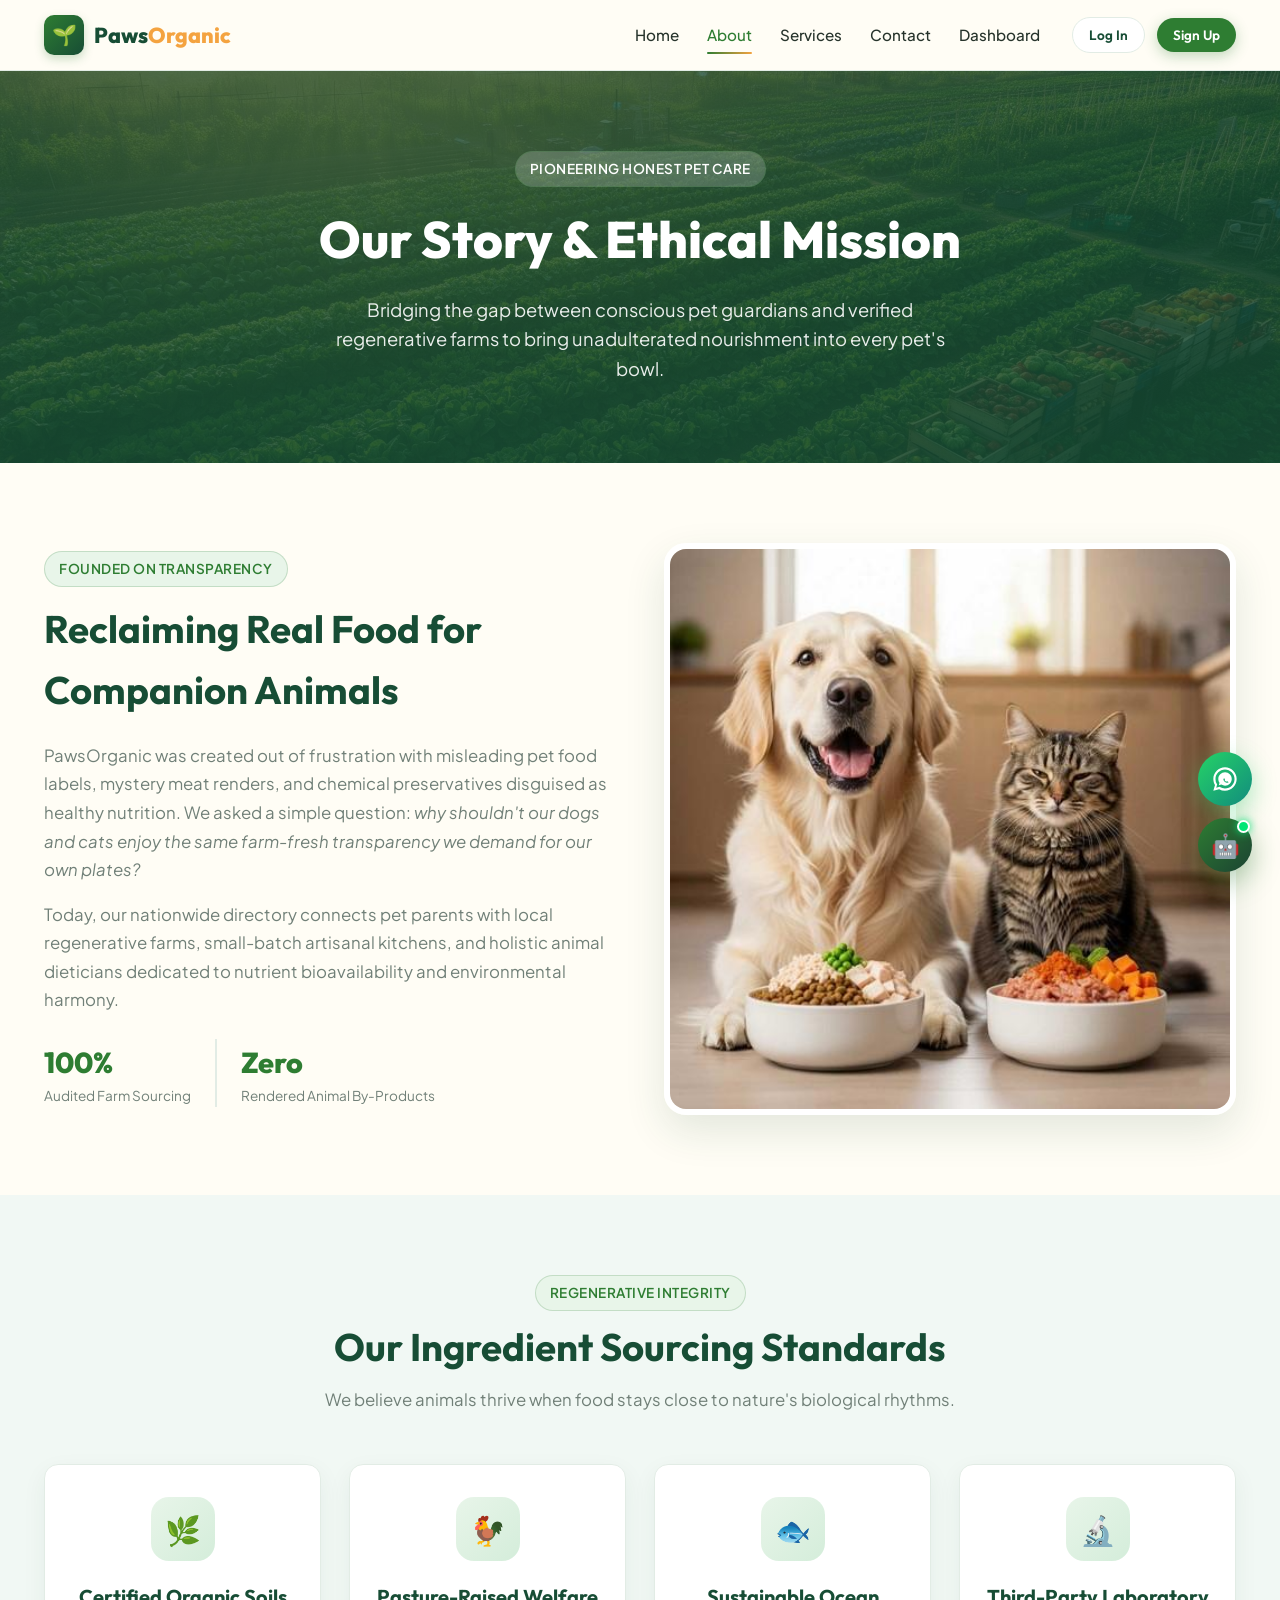
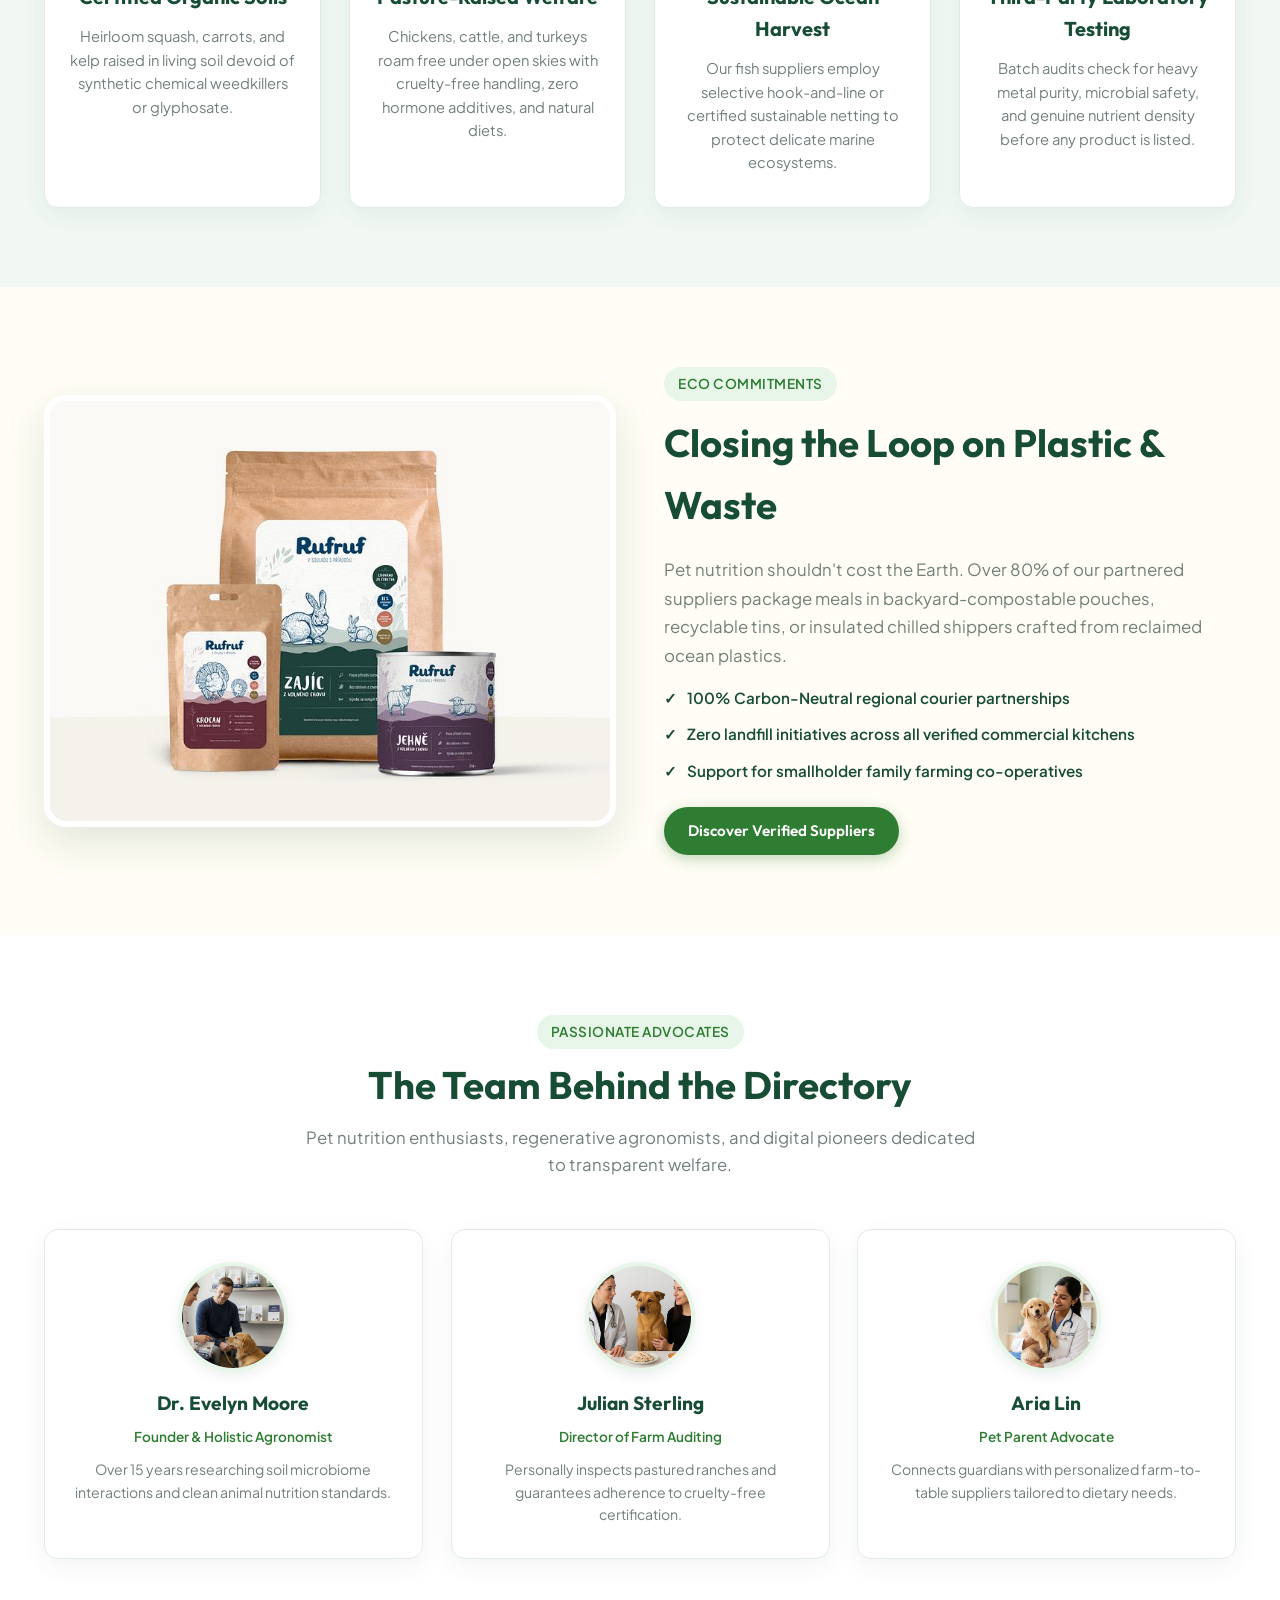
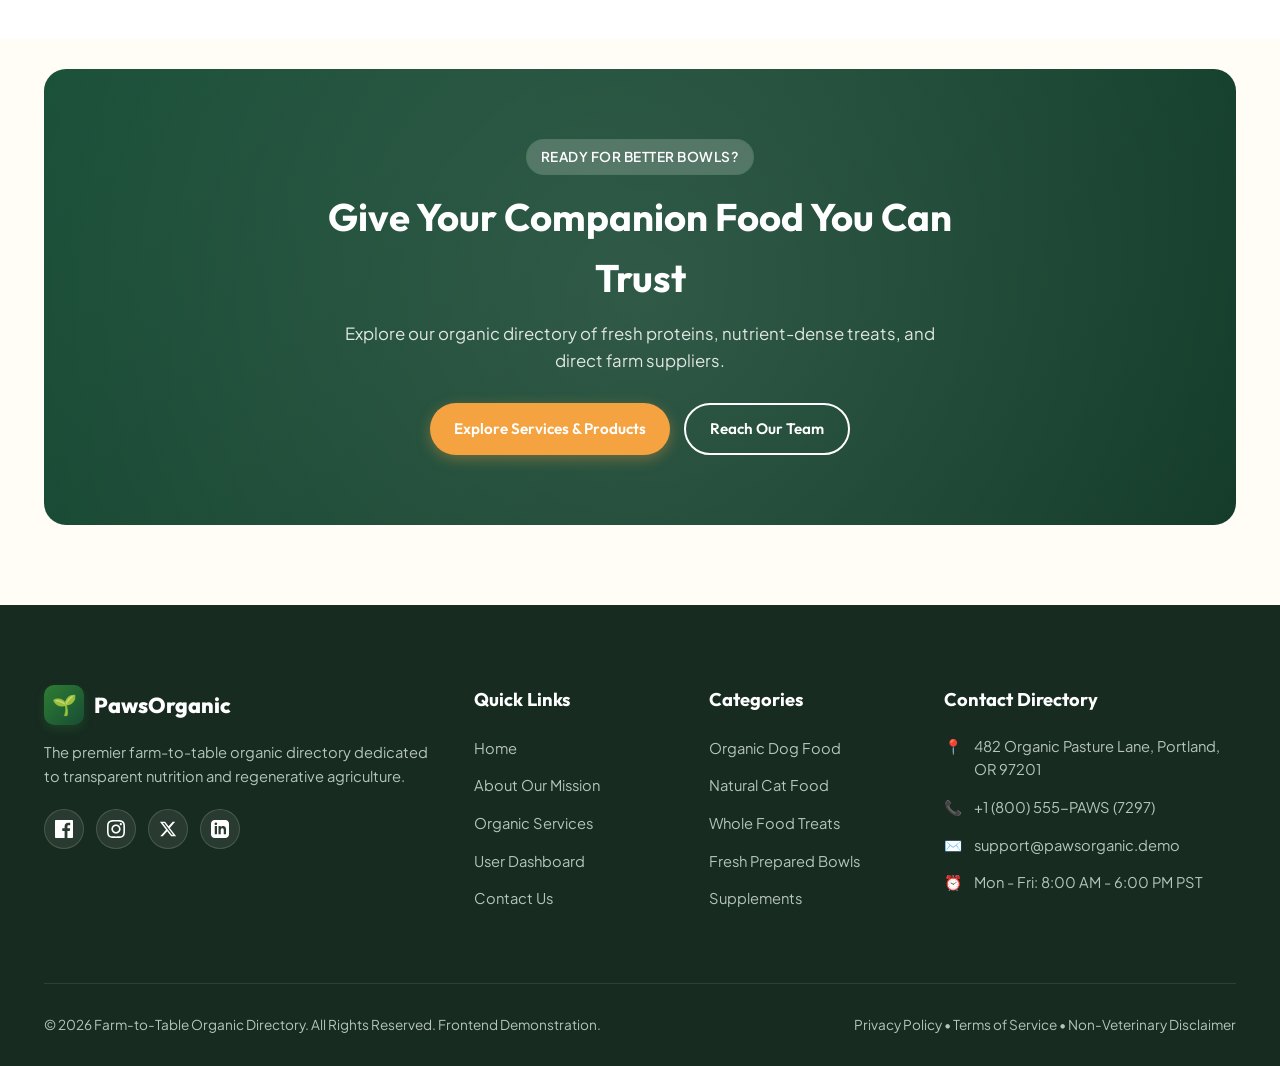
<file: about.html>
<!DOCTYPE html>
<html lang="en">
<head>
  <meta charset="UTF-8">
  <meta name="viewport" content="width=device-width, initial-scale=1.0">
  <title>About Our Mission | Farm-to-Table Organic Pet Nutrition</title>
  <!-- Favicon -->
  <link rel="icon" type="image/svg+xml" href="assets/favicon.svg">
  <link rel="apple-touch-icon" href="assets/favicon.svg">
  <!-- Stylesheets -->
  <link rel="stylesheet" href="css/style.css">
  <link rel="stylesheet" href="css/responsive.css">
</head>
<body>

  <!-- ==========================================================================
       Site Header / Navigation (Strict Requirement: Hamburger <=1024px)
       ========================================================================== -->
  <header class="site-header" id="siteHeader">
    <div class="container navbar">
      <a href="index.html" class="brand-logo" aria-label="Farm-to-Table Organic Directory Home">
        <div class="brand-icon">🌱</div>
        <div class="brand-text">Paws<span>Organic</span></div>
      </a>

      <!-- Desktop Navigation Menu (Visible ONLY > 1024px) -->
      <nav class="nav-menu-desktop" aria-label="Desktop Primary Navigation">
        <ul class="nav-links">
          <li><a href="index.html" class="nav-link">Home</a></li>
          <li><a href="about.html" class="nav-link active">About</a></li>
          <li><a href="services.html" class="nav-link">Services</a></li>
          <li><a href="contact.html" class="nav-link">Contact</a></li>
          <li><a href="dashboard.html" class="nav-link">Dashboard</a></li>
        </ul>
        <div class="nav-auth-actions">
          <button class="btn btn-secondary btn-sm open-login-btn">Log In</button>
          <button class="btn btn-primary btn-sm open-signup-btn">Sign Up</button>
        </div>
      </nav>

      <!-- Hamburger Menu Button (Visible ONLY <= 1024px) -->
      <button class="hamburger-btn" id="hamburgerBtn" aria-label="Toggle navigation menu" aria-expanded="false" aria-controls="mobileNavDrawer">
        <span class="hamburger-line"></span>
        <span class="hamburger-line"></span>
        <span class="hamburger-line"></span>
      </button>
    </div>
  </header>

  <!-- Mobile Drawer & Backdrop -->
  <div class="mobile-nav-backdrop" id="mobileNavBackdrop"></div>
  <aside class="mobile-nav-drawer" id="mobileNavDrawer" aria-label="Mobile Navigation Menu">
    <ul class="mobile-nav-links">
      <li><a href="index.html" class="mobile-nav-link"><span>🏡</span> Home</a></li>
      <li><a href="about.html" class="mobile-nav-link active"><span>🌿</span> About</a></li>
      <li><a href="services.html" class="mobile-nav-link"><span>🐾</span> Services</a></li>
      <li><a href="contact.html" class="mobile-nav-link"><span>✉️</span> Contact</a></li>
      <li><a href="dashboard.html" class="mobile-nav-link"><span>📊</span> Dashboard</a></li>
    </ul>
    <div class="mobile-auth-actions">
      <button class="btn btn-secondary btn-block open-login-btn">Log In</button>
      <button class="btn btn-primary btn-block open-signup-btn">Sign Up</button>
    </div>
  </aside>

  <!-- ==========================================================================
       About Page Hero Banner
       ========================================================================== -->
  <main>
    <section class="page-hero">
      <div class="container">
        <span class="badge badge-organic" style="margin-bottom: 12px; background: rgba(255,255,255,0.2); color:#FFF;">Pioneering Honest Pet Care</span>
        <h1>Our Story & Ethical Mission</h1>
        <p>Bridging the gap between conscious pet guardians and verified regenerative farms to bring unadulterated nourishment into every pet's bowl.</p>
      </div>
    </section>

    <!-- ==========================================================================
         Story & Mission Section
         ========================================================================== -->
    <section class="section-padding">
      <div class="container">
        <div class="about-mission-grid" style="display: grid; grid-template-columns: 1fr 1fr; gap: 48px; align-items: center;">
          <div>
            <span class="badge badge-organic">Founded on Transparency</span>
            <h2 style="font-family: var(--font-heading); font-size: clamp(2rem, 3vw, 2.5rem); color: var(--dark-green); margin: 12px 0 20px;">
              Reclaiming Real Food for Companion Animals
            </h2>
            <p style="color: var(--muted-text); margin-bottom: 16px; font-size: 1.05rem; line-height: 1.7;">
              PawsOrganic was created out of frustration with misleading pet food labels, mystery meat renders, and chemical preservatives disguised as healthy nutrition. We asked a simple question: <em>why shouldn't our dogs and cats enjoy the same farm-fresh transparency we demand for our own plates?</em>
            </p>
            <p style="color: var(--muted-text); margin-bottom: 24px; font-size: 1.05rem; line-height: 1.7;">
              Today, our nationwide directory connects pet parents with local regenerative farms, small-batch artisanal kitchens, and holistic animal dieticians dedicated to nutrient bioavailability and environmental harmony.
            </p>
            <div style="display: flex; gap: 24px;">
              <div>
                <h4 style="font-family: var(--font-heading); font-size: 1.8rem; color: var(--primary-green); font-weight: 800;">100%</h4>
                <p style="font-size: 0.85rem; color: var(--muted-text);">Audited Farm Sourcing</p>
              </div>
              <div style="border-left: 2px solid var(--border-light); padding-left: 24px;">
                <h4 style="font-family: var(--font-heading); font-size: 1.8rem; color: var(--primary-green); font-weight: 800;">Zero</h4>
                <p style="font-size: 0.85rem; color: var(--muted-text);">Rendered Animal By-Products</p>
              </div>
            </div>
          </div>

          <div>
            <div style="border-radius: var(--radius-lg); overflow: hidden; box-shadow: var(--shadow-lg); border: 6px solid var(--white);">
              <img src="assets/images/dogs-and-cats-together.jpg" alt="Healthy dogs and cats thriving together on organic meals" width="600" height="420">
            </div>
          </div>
        </div>
      </div>
    </section>

    <!-- ==========================================================================
         Why Farm-to-Table Matters & Sourcing Process
         ========================================================================== -->
    <section class="section-padding" style="background-color: var(--light-green-alt);">
      <div class="container">
        <div class="section-head text-center">
          <span class="badge badge-organic">Regenerative Integrity</span>
          <h2>Our Ingredient Sourcing Standards</h2>
          <p>We believe animals thrive when food stays close to nature's biological rhythms.</p>
        </div>

        <div class="why-us-grid">
          <div class="why-card">
            <div class="why-icon">🌿</div>
            <h3>Certified Organic Soils</h3>
            <p>Heirloom squash, carrots, and kelp raised in living soil devoid of synthetic chemical weedkillers or glyphosate.</p>
          </div>

          <div class="why-card">
            <div class="why-icon">🐓</div>
            <h3>Pasture-Raised Welfare</h3>
            <p>Chickens, cattle, and turkeys roam free under open skies with cruelty-free handling, zero hormone additives, and natural diets.</p>
          </div>

          <div class="why-card">
            <div class="why-icon">🐟</div>
            <h3>Sustainable Ocean Harvest</h3>
            <p>Our fish suppliers employ selective hook-and-line or certified sustainable netting to protect delicate marine ecosystems.</p>
          </div>

          <div class="why-card">
            <div class="why-icon">🔬</div>
            <h3>Third-Party Laboratory Testing</h3>
            <p>Batch audits check for heavy metal purity, microbial safety, and genuine nutrient density before any product is listed.</p>
          </div>
        </div>
      </div>
    </section>

    <!-- ==========================================================================
         Sustainability & Quality Principles
         ========================================================================== -->
    <section class="section-padding">
      <div class="container">
        <div class="about-mission-grid" style="display: grid; grid-template-columns: 1fr 1fr; gap: 48px; align-items: center;">
          <div>
            <div style="border-radius: var(--radius-lg); overflow: hidden; box-shadow: var(--shadow-lg); border: 6px solid var(--white);">
              <img src="assets/images/eco-friendly-packaging.jpg" alt="Sustainable eco-friendly packaging for pet meals" width="600" height="420">
            </div>
          </div>

          <div>
            <span class="badge">Eco Commitments</span>
            <h2 style="font-family: var(--font-heading); font-size: clamp(2rem, 3vw, 2.5rem); color: var(--dark-green); margin: 12px 0 20px;">
              Closing the Loop on Plastic & Waste
            </h2>
            <p style="color: var(--muted-text); margin-bottom: 16px; font-size: 1.05rem; line-height: 1.7;">
              Pet nutrition shouldn't cost the Earth. Over 80% of our partnered suppliers package meals in backyard-compostable pouches, recyclable tins, or insulated chilled shippers crafted from reclaimed ocean plastics.
            </p>
            <ul style="display: flex; flex-direction: column; gap: 12px; margin-bottom: 24px;">
              <li style="display: flex; align-items: center; gap: 10px; font-size: 0.95rem; font-weight: 600; color: var(--dark-green);">
                <span>✓</span> 100% Carbon-Neutral regional courier partnerships
              </li>
              <li style="display: flex; align-items: center; gap: 10px; font-size: 0.95rem; font-weight: 600; color: var(--dark-green);">
                <span>✓</span> Zero landfill initiatives across all verified commercial kitchens
              </li>
              <li style="display: flex; align-items: center; gap: 10px; font-size: 0.95rem; font-weight: 600; color: var(--dark-green);">
                <span>✓</span> Support for smallholder family farming co-operatives
              </li>
            </ul>
            <a href="services.html" class="btn btn-primary">Discover Verified Suppliers</a>
          </div>
        </div>
      </div>
    </section>

    <!-- ==========================================================================
         Leadership Team Cards
         ========================================================================== -->
    <section class="section-padding" style="background-color: var(--white);">
      <div class="container">
        <div class="section-head text-center">
          <span class="badge">Passionate Advocates</span>
          <h2>The Team Behind the Directory</h2>
          <p>Pet nutrition enthusiasts, regenerative agronomists, and digital pioneers dedicated to transparent welfare.</p>
        </div>

        <div style="display: grid; grid-template-columns: repeat(auto-fit, minmax(260px, 1fr)); gap: 28px;">
          <!-- Team Member 1 -->
          <div class="why-card" style="text-align: center;">
            <div class="team-avatar" style="width: 110px; height: 110px; border-radius: 50%; overflow: hidden; margin: 0 auto 16px; border: 4px solid var(--light-green);">
              <img src="assets/images/nutrition-consultations.jpg" alt="Dr. Evelyn Moore - Founder" style="width: 100%; height: 100%; object-fit: cover; display: block;">
            </div>
            <h3 style="font-size: 1.2rem; margin-bottom: 4px;">Dr. Evelyn Moore</h3>
            <span style="font-size: 0.85rem; color: var(--primary-green); font-weight: 600;">Founder & Holistic Agronomist</span>
            <p style="font-size: 0.88rem; color: var(--muted-text); margin-top: 10px;">
              Over 15 years researching soil microbiome interactions and clean animal nutrition standards.
            </p>
          </div>

          <!-- Team Member 2 -->
          <div class="why-card" style="text-align: center;">
            <div class="team-avatar" style="width: 110px; height: 110px; border-radius: 50%; overflow: hidden; margin: 0 auto 16px; border: 4px solid var(--light-green);">
              <img src="assets/images/veterinary-nutrition.jpg" alt="Julian Sterling - Head of Farm Verification" style="width: 100%; height: 100%; object-fit: cover; display: block;">
            </div>
            <h3 style="font-size: 1.2rem; margin-bottom: 4px;">Julian Sterling</h3>
            <span style="font-size: 0.85rem; color: var(--primary-green); font-weight: 600;">Director of Farm Auditing</span>
            <p style="font-size: 0.88rem; color: var(--muted-text); margin-top: 10px;">
              Personally inspects pastured ranches and guarantees adherence to cruelty-free certification.
            </p>
          </div>

          <!-- Team Member 3 -->
          <div class="why-card" style="text-align: center;">
            <div class="team-avatar" style="width: 110px; height: 110px; border-radius: 50%; overflow: hidden; margin: 0 auto 16px; border: 4px solid var(--light-green);">
              <img src="assets/images/aria-lin.jpg" alt="Aria Lin - Pet Parent Advocate" style="width: 100%; height: 100%; object-fit: cover; display: block;">
            </div>
            <h3 style="font-size: 1.2rem; margin-bottom: 4px;">Aria Lin</h3>
            <span style="font-size: 0.85rem; color: var(--primary-green); font-weight: 600;">Pet Parent Advocate</span>
            <p style="font-size: 0.88rem; color: var(--muted-text); margin-top: 10px;">
              Connects guardians with personalized farm-to-table suppliers tailored to dietary needs.
            </p>
          </div>
        </div>
      </div>
    </section>

    <!-- ==========================================================================
         Call to Action
         ========================================================================== -->
    <div class="container">
      <section class="newsletter-section" style="margin: 30px auto 80px;">
        <div class="newsletter-content">
          <span class="badge badge-organic" style="background: rgba(255,255,255,0.2); color:#FFF; margin-bottom: 12px;">Ready for Better Bowls?</span>
          <h2>Give Your Companion Food You Can Trust</h2>
          <p>Explore our organic directory of fresh proteins, nutrient-dense treats, and direct farm suppliers.</p>
          <div style="display: flex; justify-content: center; gap: 14px; flex-wrap: wrap;">
            <a href="services.html" class="btn btn-accent">Explore Services & Products</a>
            <a href="contact.html" class="btn btn-outline-white">Reach Our Team</a>
          </div>
        </div>
      </section>
    </div>
  </main>

  <!-- ==========================================================================
       Site Footer
       ========================================================================== -->
  <footer class="site-footer">
    <div class="container">
      <div class="footer-grid">
        <div class="footer-col footer-about">
          <div class="brand-logo" style="color: #FFF; margin-bottom: 14px;">
            <div class="brand-icon">🌱</div>
            <div>Paws<span>Organic</span></div>
          </div>
          <p>The premier farm-to-table organic directory dedicated to transparent nutrition and regenerative agriculture.</p>
          <div class="social-links">
            <a href="https://facebook.com" target="_blank" rel="noopener noreferrer" class="social-btn" aria-label="Follow on Facebook">
              <svg viewBox="0 0 24 24"><path d="M22.675 0h-21.35C.597 0 0 .597 0 1.326v21.348C0 23.403.597 24 1.326 24H12.82v-9.294H9.692V11.08h3.128V8.413c0-3.1 1.893-4.788 4.659-4.788 1.325 0 2.463.099 2.795.143v3.24l-1.918.001c-1.504 0-1.795.715-1.795 1.763v2.313h3.587l-.467 3.626h-3.12V24h6.116c.73 0 1.323-.597 1.323-1.326V1.326C24 .597 23.403 0 22.675 0z"/></svg>
            </a>
            <a href="https://instagram.com" target="_blank" rel="noopener noreferrer" class="social-btn" aria-label="Follow on Instagram">
              <svg viewBox="0 0 24 24"><path d="M12 2.163c3.204 0 3.584.012 4.85.07 3.252.148 4.771 1.691 4.919 4.919.058 1.265.069 1.645.069 4.849 0 3.205-.012 3.584-.069 4.849-.149 3.225-1.664 4.771-4.919 4.919-1.266.058-1.644.07-4.85.07-3.204 0-3.584-.012-4.849-.07-3.26-.149-4.771-1.699-4.919-4.92-.058-1.265-.07-1.644-.07-4.849 0-3.204.013-3.583.07-4.849.149-3.227 1.664-4.771 4.919-4.919 1.266-.057 1.645-.069 4.849-.069zm0-2.163c-3.259 0-3.667.014-4.947.072-4.358.2-6.78 2.618-6.98 6.98-.059 1.281-.073 1.689-.073 4.948 0 3.259.014 3.668.072 4.948.2 4.358 2.618 6.78 6.98 6.98 1.281.058 1.689.072 4.948.072 3.259 0 3.668-.014 4.948-.072 4.354-.2 6.782-2.618 6.979-6.98.059-1.28.073-1.689.073-4.948 0-3.259-.014-3.667-.072-4.947-.196-4.354-2.617-6.78-6.979-6.98-1.281-.059-1.69-.073-4.949-.073zm0 5.838c-3.403 0-6.162 2.759-6.162 6.162s2.759 6.163 6.162 6.163 6.162-2.759 6.162-6.163c0-3.403-2.759-6.162-6.162-6.162zm0 10.162c-2.209 0-4-1.79-4-4 0-2.209 1.791-4 4-4s4 1.791 4 4c0 2.21-1.791 4-4 4zm6.406-11.845c-.796 0-1.441.645-1.441 1.44s.645 1.44 1.441 1.44c.795 0 1.439-.645 1.439-1.44s-.644-1.44-1.439-1.44z"/></svg>
            </a>
            <a href="https://x.com" target="_blank" rel="noopener noreferrer" class="social-btn" aria-label="Follow on X (Twitter)">
              <svg viewBox="0 0 24 24"><path d="M18.244 2.25h3.308l-7.227 8.26 8.502 11.24H16.17l-5.214-6.817L4.99 21.75H1.68l7.73-8.835L1.254 2.25H8.08l4.713 6.231zm-1.161 17.52h1.833L7.084 4.126H5.117z"/></svg>
            </a>
            <a href="https://linkedin.com" target="_blank" rel="noopener noreferrer" class="social-btn" aria-label="Connect on LinkedIn">
              <svg viewBox="0 0 24 24"><path d="M19 0h-14c-2.761 0-5 2.239-5 5v14c0 2.761 2.239 5 5 5h14c2.762 0 5-2.239 5-5v-14c0-2.761-2.238-5-5-5zm-11 19h-3v-11h3v11zm-1.5-12.268c-.966 0-1.75-.79-1.75-1.764s.784-1.764 1.75-1.764 1.75.79 1.75 1.764-.783 1.764-1.75 1.764zm13.5 12.268h-3v-5.604c0-3.368-4-3.113-4 0v5.604h-3v-11h3v1.765c1.396-2.586 7-2.777 7 2.476v6.759z"/></svg>
            </a>
          </div>
        </div>

        <div class="footer-col footer-links">
          <h3>Quick Links</h3>
          <ul>
            <li><a href="index.html">Home</a></li>
            <li><a href="about.html">About Our Mission</a></li>
            <li><a href="services.html">Organic Services</a></li>
            <li><a href="dashboard.html">User Dashboard</a></li>
            <li><a href="contact.html">Contact Us</a></li>
          </ul>
        </div>

        <div class="footer-col footer-links">
          <h3>Categories</h3>
          <ul>
            <li><a href="services.html?category=Dog%20Food">Organic Dog Food</a></li>
            <li><a href="services.html?category=Cat%20Food">Natural Cat Food</a></li>
            <li><a href="services.html?category=Natural%20Treats">Whole Food Treats</a></li>
            <li><a href="services.html?category=Fresh%20Meals">Fresh Prepared Bowls</a></li>
            <li><a href="services.html?category=Nutrition%20Supplements">Supplements</a></li>
          </ul>
        </div>

        <div class="footer-col footer-contact">
          <h3>Contact Directory</h3>
          <ul>
            <li><span>📍</span> 482 Organic Pasture Lane, Portland, OR 97201</li>
            <li><span>📞</span> +1 (800) 555-PAWS (7297)</li>
            <li><span>✉️</span> support@pawsorganic.demo</li>
            <li><span>⏰</span> Mon - Fri: 8:00 AM - 6:00 PM PST</li>
          </ul>
        </div>
      </div>

      <div class="footer-bottom">
        <div>&copy; 2026 Farm-to-Table Organic Directory. All Rights Reserved. Frontend Demonstration.</div>
        <div><span>Privacy Policy</span> • <span>Terms of Service</span> • <span>Non-Veterinary Disclaimer</span></div>
      </div>
    </div>
  </footer>

  <!-- Login Modal -->
  <div class="modal-overlay" id="loginModal" role="dialog" aria-modal="true" aria-labelledby="loginTitle">
    <div class="modal-dialog">
      <button class="modal-close-btn" data-close-modal="loginModal" aria-label="Close modal">&times;</button>
      <div class="modal-header">
        <h2 id="loginTitle">Welcome Back</h2>
        <p>Log in to manage your favorites and farm orders</p>
      </div>
      <form id="loginForm" novalidate>
        <div class="form-group">
          <label for="loginEmail">Email Address</label>
          <input type="email" id="loginEmail" class="form-control" placeholder="name@example.com" required>
          <div class="invalid-feedback">Valid email required</div>
        </div>
        <div class="form-group">
          <label for="loginPassword">Password</label>
          <div class="password-input-wrap">
            <input type="password" id="loginPassword" class="form-control" placeholder="Enter password (min 6 chars)" required>
            <button type="button" class="password-toggle-btn" data-target="loginPassword">👁️</button>
          </div>
          <div class="invalid-feedback">Password must be at least 6 characters</div>
        </div>
        <div style="display: flex; justify-content: space-between; align-items: center; margin-bottom: 20px; font-size: 0.88rem;">
          <label style="display: flex; align-items: center; gap: 6px; cursor: pointer;">
            <input type="checkbox" id="loginRemember"> Remember me
          </label>
          <a href="#" style="color: var(--primary-green); font-weight: 600;" onclick="showToast('Password reset link sent to demo email', 'info'); return false;">Forgot Password?</a>
        </div>
        <button type="submit" class="btn btn-primary btn-block">Log In</button>
      </form>

      <div class="auth-divider">
        <span>or continue with</span>
      </div>

      <div class="social-auth-grid">
        <button type="button" class="btn-social btn-apple" data-provider="Apple" aria-label="Sign in with Apple">
          <svg viewBox="0 0 170 170" width="16" height="16" fill="currentColor" aria-hidden="true"><path d="M150.37 130.25c-2.45 5.66-5.35 10.87-8.71 15.66-4.58 6.53-8.33 11.05-11.22 13.56-4.48 4.12-9.28 6.23-14.42 6.35-3.69 0-8.14-1.05-13.32-3.18-5.19-2.12-9.97-3.17-14.34-3.17-4.58 0-9.49 1.05-14.75 3.17-5.26 2.13-9.5 3.24-12.74 3.35-4.35.13-9.16-1.9-14.42-6.08-3.7-3.04-7.66-7.79-11.88-14.24-5.32-8.07-9.42-16.92-12.3-26.54-2.88-9.61-4.32-18.79-4.32-27.53 0-12.73 3.39-23.36 10.17-31.9 6.78-8.54 15.22-12.91 25.32-13.12 5.09 0 10.51 1.34 16.27 4.02 5.76 2.68 9.4 4.09 10.92 4.22 1.41-.13 5.37-1.63 11.88-4.49 6.51-2.86 12.08-4.16 16.71-3.9 12.28.64 21.84 5.38 28.68 14.21-10.74 6.53-15.99 15.6-15.75 27.21.25 9.04 3.73 16.59 10.45 22.65 6.72 6.06 14.65 9.57 23.79 10.52-2.19 6.53-4.87 13.04-8.04 19.53zM119.22 31.84c0-7.72 2.76-14.89 8.28-21.52 5.53-6.63 12.24-10.32 20.14-11.08.13 1.02.2 1.94.2 2.76 0 7.55-2.84 14.86-8.52 21.94-5.68 7.08-12.63 10.95-20.84 11.62-.07-1.12-.11-2.12-.11-3.72z"/></svg>
          <span>Apple</span>
        </button>
        <button type="button" class="btn-social btn-facebook" data-provider="Facebook" aria-label="Sign in with Facebook">
          <svg viewBox="0 0 24 24" width="16" height="16" fill="currentColor" aria-hidden="true"><path d="M24 12.073c0-6.627-5.373-12-12-12s-12 5.373-12 12c0 5.99 4.388 10.954 10.125 11.854v-8.385H7.078v-3.47h3.047V9.43c0-3.007 1.792-4.669 4.533-4.669 1.312 0 2.686.235 2.686.235v2.953H15.83c-1.491 0-1.956.925-1.956 1.874v2.25h3.328l-.532 3.47h-2.796v8.385C19.612 23.027 24 18.062 24 12.073z"/></svg>
          <span>Facebook</span>
        </button>
      </div>

      <div class="modal-switch-text">
        Don't have an account? <a href="#" id="switchToSignup">Create an account</a>
      </div>
    </div>
  </div>

  <!-- Signup Modal -->
  <div class="modal-overlay" id="signupModal" role="dialog" aria-modal="true" aria-labelledby="signupTitle">
    <div class="modal-dialog">
      <button class="modal-close-btn" data-close-modal="signupModal" aria-label="Close modal">&times;</button>
      <div class="modal-header">
        <h2 id="signupTitle">Join Our Farm Community</h2>
        <p>Discover fresh, organic pet nutrition directly from growers</p>
      </div>
      <form id="signupForm" novalidate>
        <div class="form-group">
          <label for="signupName">Full Name</label>
          <input type="text" id="signupName" class="form-control" placeholder="Sarah Jenkins" required>
          <div class="invalid-feedback">Full name is required</div>
        </div>
        <div class="form-group">
          <label for="signupEmail">Email Address</label>
          <input type="email" id="signupEmail" class="form-control" placeholder="sarah@example.com" required>
          <div class="invalid-feedback">Valid email required</div>
        </div>
        <div class="form-group">
          <label for="signupPassword">Password</label>
          <div class="password-input-wrap">
            <input type="password" id="signupPassword" class="form-control" placeholder="Create password (min 6 chars)" required>
            <button type="button" class="password-toggle-btn" data-target="signupPassword">👁️</button>
          </div>
          <div class="invalid-feedback">Password must be at least 6 characters</div>
        </div>
        <div class="form-group">
          <label for="signupConfirmPassword">Confirm Password</label>
          <div class="password-input-wrap">
            <input type="password" id="signupConfirmPassword" class="form-control" placeholder="Re-enter password" required>
            <button type="button" class="password-toggle-btn" data-target="signupConfirmPassword">👁️</button>
          </div>
          <div class="invalid-feedback">Passwords must match</div>
        </div>
        <div class="form-group" style="margin-bottom: 20px;">
          <label style="display: flex; align-items: flex-start; gap: 8px; font-size: 0.85rem; cursor: pointer;">
            <input type="checkbox" id="signupTerms" required style="margin-top: 3px;">
            <span>I agree to the Terms of Service & Privacy Policy (Demo confirmation)</span>
          </label>
        </div>
        <button type="submit" class="btn btn-primary btn-block">Create Account</button>
      </form>

      <div class="auth-divider">
        <span>or sign up with</span>
      </div>

      <div class="social-auth-grid">
        <button type="button" class="btn-social btn-apple" data-provider="Apple" aria-label="Sign up with Apple">
          <svg viewBox="0 0 170 170" width="16" height="16" fill="currentColor" aria-hidden="true"><path d="M150.37 130.25c-2.45 5.66-5.35 10.87-8.71 15.66-4.58 6.53-8.33 11.05-11.22 13.56-4.48 4.12-9.28 6.23-14.42 6.35-3.69 0-8.14-1.05-13.32-3.18-5.19-2.12-9.97-3.17-14.34-3.17-4.58 0-9.49 1.05-14.75 3.17-5.26 2.13-9.5 3.24-12.74 3.35-4.35.13-9.16-1.9-14.42-6.08-3.7-3.04-7.66-7.79-11.88-14.24-5.32-8.07-9.42-16.92-12.3-26.54-2.88-9.61-4.32-18.79-4.32-27.53 0-12.73 3.39-23.36 10.17-31.9 6.78-8.54 15.22-12.91 25.32-13.12 5.09 0 10.51 1.34 16.27 4.02 5.76 2.68 9.4 4.09 10.92 4.22 1.41-.13 5.37-1.63 11.88-4.49 6.51-2.86 12.08-4.16 16.71-3.9 12.28.64 21.84 5.38 28.68 14.21-10.74 6.53-15.99 15.6-15.75 27.21.25 9.04 3.73 16.59 10.45 22.65 6.72 6.06 14.65 9.57 23.79 10.52-2.19 6.53-4.87 13.04-8.04 19.53zM119.22 31.84c0-7.72 2.76-14.89 8.28-21.52 5.53-6.63 12.24-10.32 20.14-11.08.13 1.02.2 1.94.2 2.76 0 7.55-2.84 14.86-8.52 21.94-5.68 7.08-12.63 10.95-20.84 11.62-.07-1.12-.11-2.12-.11-3.72z"/></svg>
          <span>Apple</span>
        </button>
        <button type="button" class="btn-social btn-facebook" data-provider="Facebook" aria-label="Sign up with Facebook">
          <svg viewBox="0 0 24 24" width="16" height="16" fill="currentColor" aria-hidden="true"><path d="M24 12.073c0-6.627-5.373-12-12-12s-12 5.373-12 12c0 5.99 4.388 10.954 10.125 11.854v-8.385H7.078v-3.47h3.047V9.43c0-3.007 1.792-4.669 4.533-4.669 1.312 0 2.686.235 2.686.235v2.953H15.83c-1.491 0-1.956.925-1.956 1.874v2.25h3.328l-.532 3.47h-2.796v8.385C19.612 23.027 24 18.062 24 12.073z"/></svg>
          <span>Facebook</span>
        </button>
      </div>

      <div class="modal-switch-text">
        Already have an account? <a href="#" id="switchToLogin">Log in here</a>
      </div>
    </div>
  </div>

  <!-- Scroll-to-top button with circular animated progress ring -->
  <button class="scroll-top-btn" id="scrollTopBtn" aria-label="Scroll to top of page">
    <svg class="scroll-progress-svg" viewBox="0 0 50 50">
      <defs>
        <linearGradient id="scrollGrad" x1="0%" y1="0%" x2="100%" y2="100%">
          <stop offset="0%" stop-color="#81C784"/>
          <stop offset="100%" stop-color="#2E7D32"/>
        </linearGradient>
      </defs>
      <circle class="scroll-progress-track" cx="25" cy="25" r="22"></circle>
      <circle class="scroll-progress-bar" id="scrollProgressBar" cx="25" cy="25" r="22"></circle>
    </svg>
    <span class="scroll-top-icon">↑</span>
  </button>

  <!-- Dual AI Nutritionist & WhatsApp Instant Connect Floating Widget -->
  <aside class="chat-dock" aria-label="Customer Support and AI Assistant">
    <a href="https://wa.me/18005550199?text=Hi%2C%20I%20have%20a%20question%20about%20Farm-to-Table%20Organic%20pet%20nutrition" class="chat-launcher-btn whatsapp-launcher" target="_blank" rel="noopener noreferrer" aria-label="Chat with us on WhatsApp">
      <svg viewBox="0 0 24 24">
        <path d="M12.031 6.172c-3.181 0-5.767 2.586-5.768 5.766-.001 1.298.38 2.27 1.019 3.287l-.582 2.128 2.182-.573c.978.58 1.911.928 3.145.929 3.178 0 5.767-2.587 5.768-5.766.001-3.187-2.575-5.77-5.764-5.771zm3.392 8.244c-.144.405-.837.774-1.17.824-.312.045-.634.058-1.503-.312-.998-.423-1.666-1.393-1.716-1.46-.049-.068-.403-.537-.403-1.025 0-.488.257-.728.348-.827.091-.099.199-.124.266-.124.066 0 .133.003.19.006.061.003.143-.023.224.17.082.199.281.685.306.735.025.05.041.108.008.174-.033.067-.049.108-.099.166-.05.058-.105.13-.15.174-.05.05-.102.105-.044.205.058.099.257.424.551.686.379.337.698.441.797.491.099.05.158.042.216-.025.058-.066.249-.29.315-.39.066-.099.133-.083.224-.05.091.033.58.274.68.324.099.05.166.075.19.116.025.042.025.241-.119.646z"/>
        <path d="M12 2C6.477 2 2 6.477 2 12c0 1.891.524 3.66 1.436 5.176L2 22l4.981-1.306A9.957 9.957 0 0012 22c5.523 0 10-4.477 10-10S17.523 2 12 2zm0 18.167c-1.583 0-3.066-.454-4.327-1.24l-.31-.194-2.868.752.766-2.802-.213-.339A8.127 8.127 0 013.833 12c0-4.503 3.664-8.167 8.167-8.167 4.503 0 8.167 3.664 8.167 8.167 0 4.503-3.664 8.167-8.167 8.167z"/>
      </svg>
      <span class="launcher-tooltip">WhatsApp Us</span>
    </a>

    <button class="chat-launcher-btn ai-chat-launcher" id="aiChatLauncher" aria-label="Open AI Nutritionist Assistant">
      <span class="ai-launcher-icon">🤖</span>
      <span class="ai-online-badge"></span>
      <span class="launcher-tooltip">Ask AI Nutritionist</span>
    </button>
  </aside>

  <!-- AI Nutritionist Interactive Chat Window -->
  <div class="ai-chat-window" id="aiChatWindow" role="dialog" aria-labelledby="aiChatTitle">
    <div class="ai-chat-header">
      <div class="ai-chat-title">
        <div class="ai-avatar">🌱</div>
        <div>
          <h3 id="aiChatTitle">Dr. Paw AI Nutritionist</h3>
          <p>Verified Organic Nutrition Advisor • Online</p>
        </div>
      </div>
      <button class="ai-close-btn" id="aiCloseBtn" aria-label="Close AI Chat">&times;</button>
    </div>

    <div class="ai-chat-messages" id="aiChatMessages">
      <div class="chat-bubble bot">
        Hello! 🌿 Have questions about our farm partners, animal welfare standards, or organic certification? Ask me anything!
      </div>
      <div class="chat-quick-suggestions">
        <button class="suggestion-pill" data-prompt="Where are the local farms?">Farm Locations 🚜</button>
        <button class="suggestion-pill" data-prompt="Are ingredients human-grade?">Human-Grade Standards 🥗</button>
        <button class="suggestion-pill" data-prompt="Connect with human on WhatsApp">WhatsApp Team 📱</button>
      </div>
    </div>

    <form class="ai-chat-input-bar" id="aiChatForm">
      <input type="text" id="aiChatInput" placeholder="Ask about farms, sourcing..." aria-label="Chat input">
      <button type="submit" class="ai-chat-send-btn" aria-label="Send message">➤</button>
    </form>
  </div>

  <script src="js/main.js"></script>
  <script src="js/auth.js"></script>
</body>
</html>
</file>
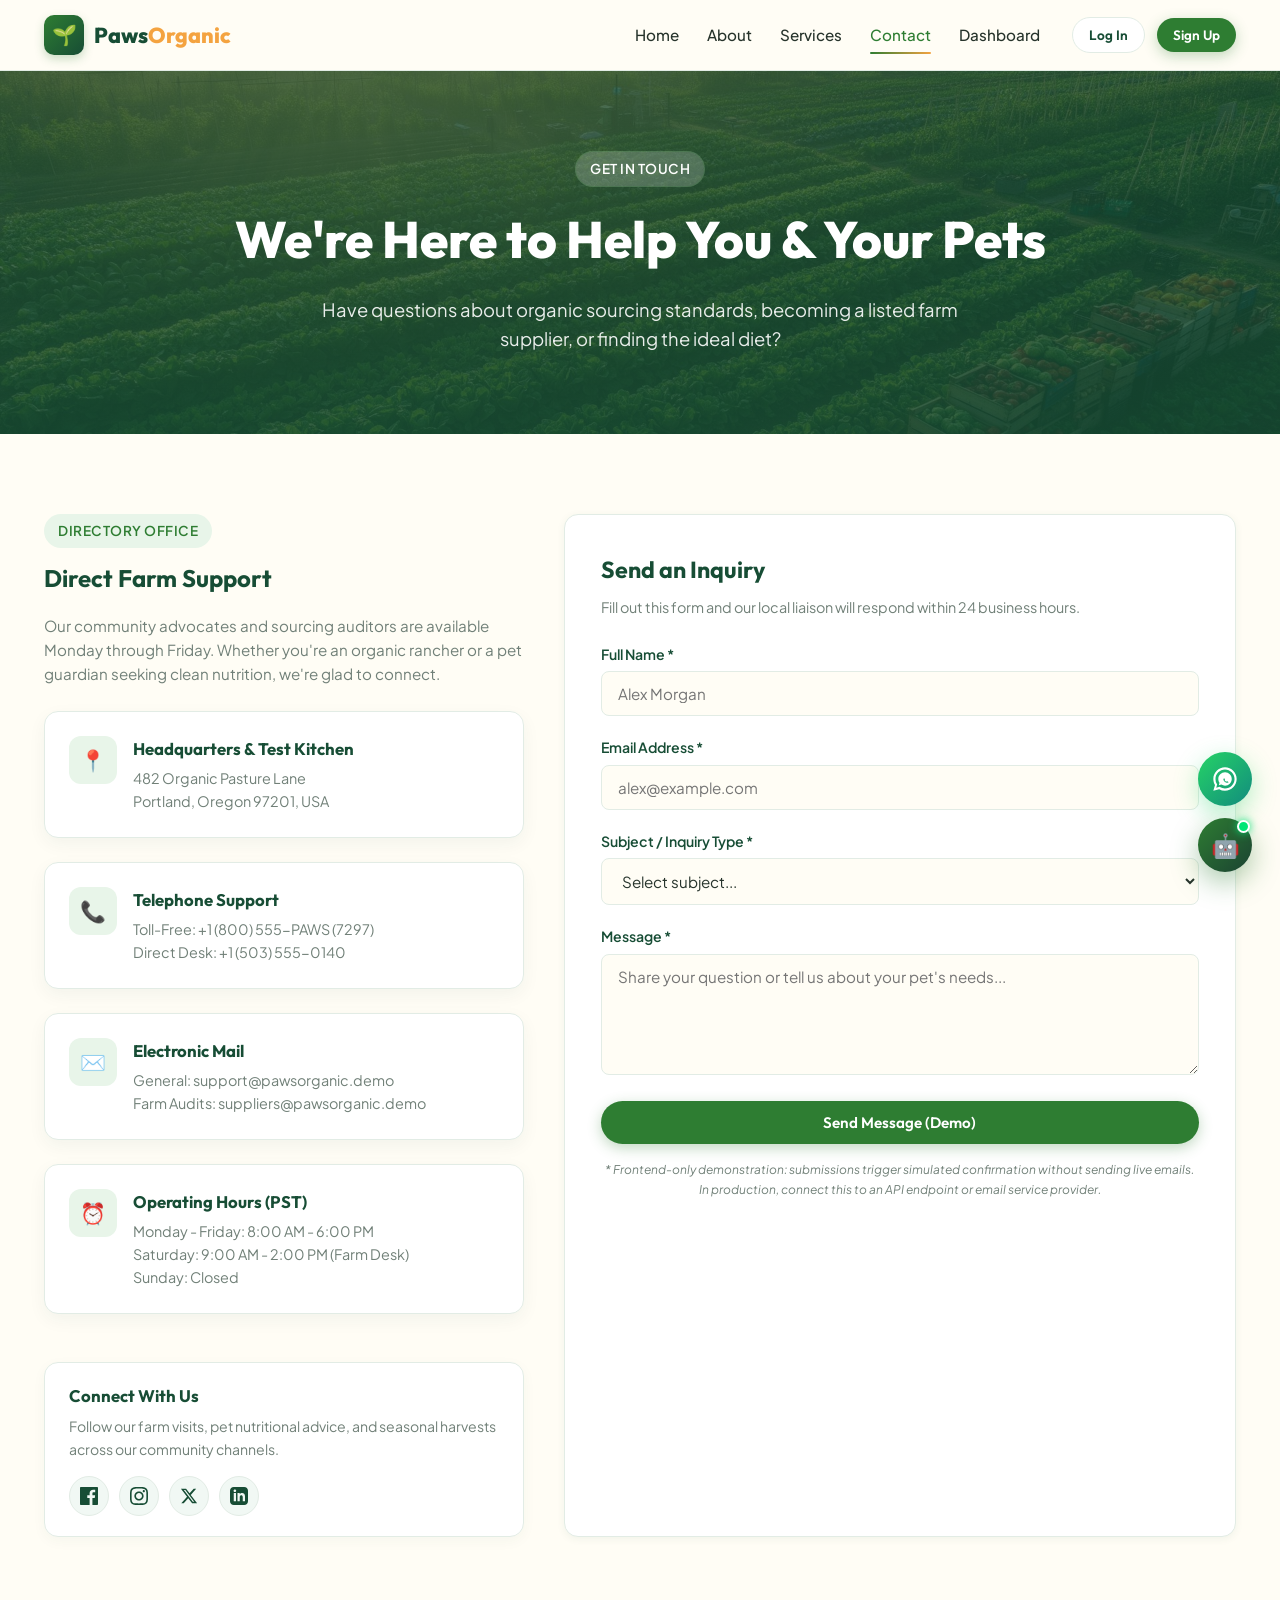
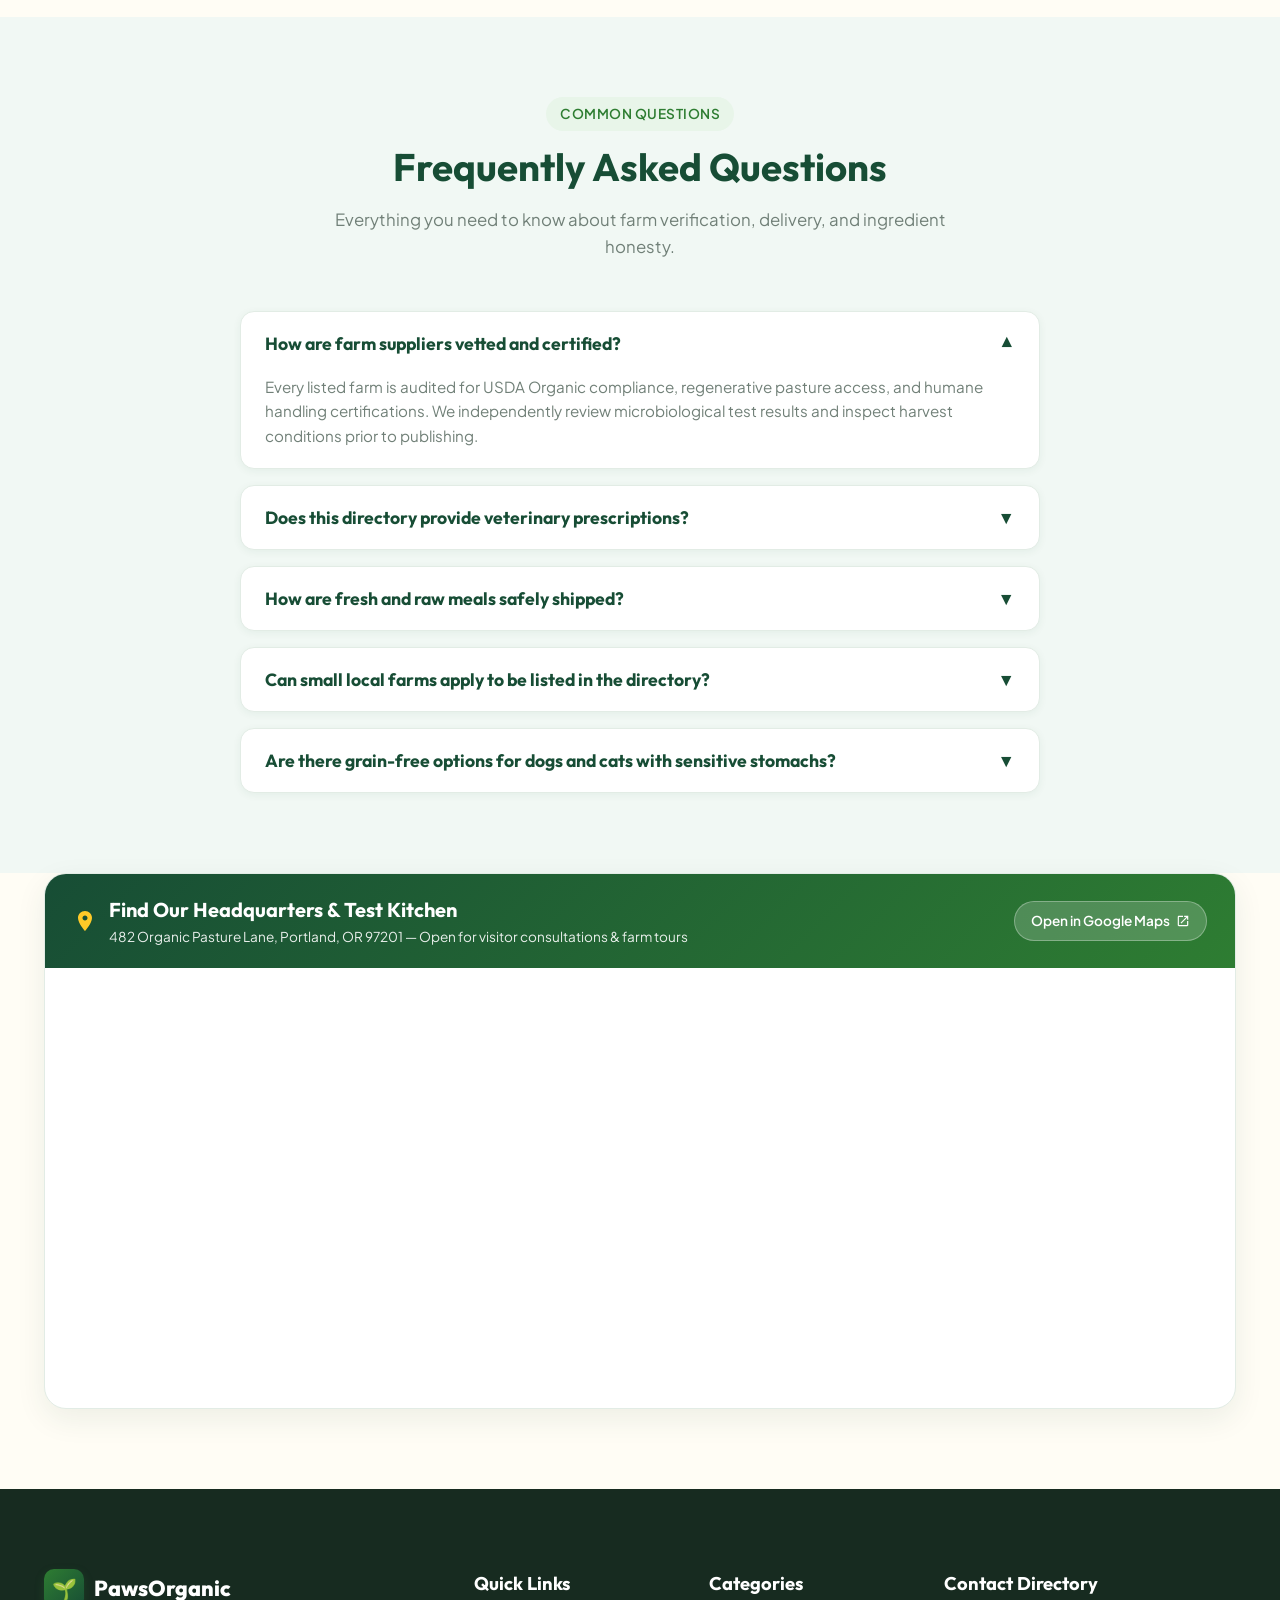
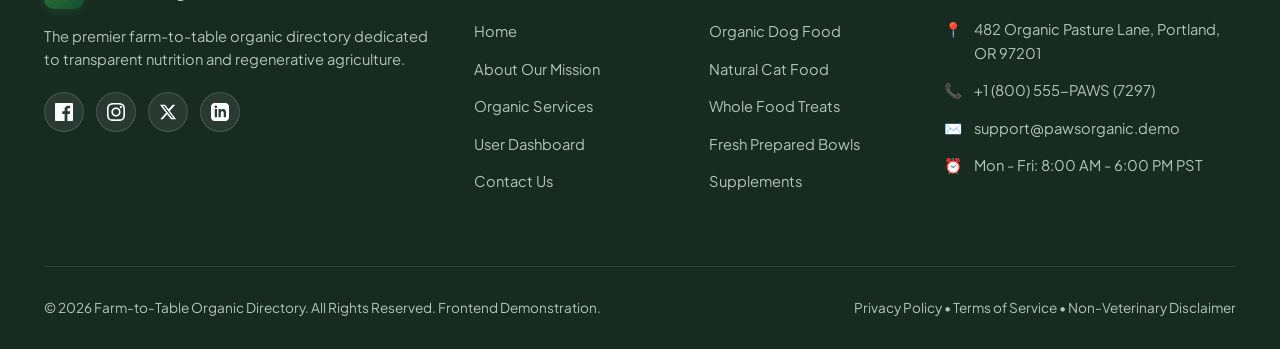
<file: contact.html>
<!DOCTYPE html>
<html lang="en">
<head>
  <meta charset="UTF-8">
  <meta name="viewport" content="width=device-width, initial-scale=1.0">
  <title>Contact Us & FAQ | Farm-to-Table Organic Directory</title>
  <!-- Favicon -->
  <link rel="icon" type="image/svg+xml" href="assets/favicon.svg">
  <link rel="apple-touch-icon" href="assets/favicon.svg">
  <!-- Stylesheets -->
  <link rel="stylesheet" href="css/style.css">
  <link rel="stylesheet" href="css/responsive.css">
</head>
<body>

  <!-- ==========================================================================
       Site Header / Navigation (Strict Requirement: Hamburger <=1024px)
       ========================================================================== -->
  <header class="site-header" id="siteHeader">
    <div class="container navbar">
      <a href="index.html" class="brand-logo" aria-label="Farm-to-Table Organic Directory Home">
        <div class="brand-icon">🌱</div>
        <div class="brand-text">Paws<span>Organic</span></div>
      </a>

      <!-- Desktop Navigation Menu (Visible ONLY > 1024px) -->
      <nav class="nav-menu-desktop" aria-label="Desktop Primary Navigation">
        <ul class="nav-links">
          <li><a href="index.html" class="nav-link">Home</a></li>
          <li><a href="about.html" class="nav-link">About</a></li>
          <li><a href="services.html" class="nav-link">Services</a></li>
          <li><a href="contact.html" class="nav-link active">Contact</a></li>
          <li><a href="dashboard.html" class="nav-link">Dashboard</a></li>
        </ul>
        <div class="nav-auth-actions">
          <button class="btn btn-secondary btn-sm open-login-btn">Log In</button>
          <button class="btn btn-primary btn-sm open-signup-btn">Sign Up</button>
        </div>
      </nav>

      <!-- Hamburger Menu Button (Visible ONLY <= 1024px) -->
      <button class="hamburger-btn" id="hamburgerBtn" aria-label="Toggle navigation menu" aria-expanded="false" aria-controls="mobileNavDrawer">
        <span class="hamburger-line"></span>
        <span class="hamburger-line"></span>
        <span class="hamburger-line"></span>
      </button>
    </div>
  </header>

  <!-- Mobile Drawer & Backdrop -->
  <div class="mobile-nav-backdrop" id="mobileNavBackdrop"></div>
  <aside class="mobile-nav-drawer" id="mobileNavDrawer" aria-label="Mobile Navigation Menu">
    <ul class="mobile-nav-links">
      <li><a href="index.html" class="mobile-nav-link"><span>🏡</span> Home</a></li>
      <li><a href="about.html" class="mobile-nav-link"><span>🌿</span> About</a></li>
      <li><a href="services.html" class="mobile-nav-link"><span>🐾</span> Services</a></li>
      <li><a href="contact.html" class="mobile-nav-link active"><span>✉️</span> Contact</a></li>
      <li><a href="dashboard.html" class="mobile-nav-link"><span>📊</span> Dashboard</a></li>
    </ul>
    <div class="mobile-auth-actions">
      <button class="btn btn-secondary btn-block open-login-btn">Log In</button>
      <button class="btn btn-primary btn-block open-signup-btn">Sign Up</button>
    </div>
  </aside>

  <!-- ==========================================================================
       Contact Hero Banner
       ========================================================================== -->
  <main>
    <section class="page-hero">
      <div class="container">
        <span class="badge badge-organic" style="margin-bottom: 12px; background: rgba(255,255,255,0.2); color:#FFF;">Get in Touch</span>
        <h1>We're Here to Help You & Your Pets</h1>
        <p>Have questions about organic sourcing standards, becoming a listed farm supplier, or finding the ideal diet?</p>
      </div>
    </section>

    <!-- ==========================================================================
         Contact Form & Information Cards
         ========================================================================== -->
    <section class="section-padding">
      <div class="container">
        <div class="contact-grid">
          <!-- Information Column -->
          <div class="contact-info-col">
            <div>
              <span class="badge">Directory Office</span>
              <h2 style="font-family: var(--font-heading); color: var(--dark-green); margin: 12px 0 16px;">
                Direct Farm Support
              </h2>
              <p style="color: var(--muted-text); font-size: 0.95rem; line-height: 1.6;">
                Our community advocates and sourcing auditors are available Monday through Friday. Whether you're an organic rancher or a pet guardian seeking clean nutrition, we're glad to connect.
              </p>
            </div>

            <!-- Info Card: Location -->
            <div class="contact-card">
              <div class="contact-card-icon">📍</div>
              <div class="contact-card-details">
                <h4>Headquarters & Test Kitchen</h4>
                <p>482 Organic Pasture Lane<br>Portland, Oregon 97201, USA</p>
              </div>
            </div>

            <!-- Info Card: Phone -->
            <div class="contact-card">
              <div class="contact-card-icon">📞</div>
              <div class="contact-card-details">
                <h4>Telephone Support</h4>
                <p>Toll-Free: +1 (800) 555-PAWS (7297)<br>Direct Desk: +1 (503) 555-0140</p>
              </div>
            </div>

            <!-- Info Card: Email -->
            <div class="contact-card">
              <div class="contact-card-icon">✉️</div>
              <div class="contact-card-details">
                <h4>Electronic Mail</h4>
                <p>General: support@pawsorganic.demo<br>Farm Audits: suppliers@pawsorganic.demo</p>
              </div>
            </div>

            <!-- Info Card: Hours -->
            <div class="contact-card">
              <div class="contact-card-icon">⏰</div>
              <div class="contact-card-details">
                <h4>Operating Hours (PST)</h4>
                <p>Monday - Friday: 8:00 AM - 6:00 PM<br>Saturday: 9:00 AM - 2:00 PM (Farm Desk)<br>Sunday: Closed</p>
              </div>
            </div>

            <!-- Connect on Social Media Card -->
            <div class="contact-social-box">
              <h4>Connect With Us</h4>
              <p>Follow our farm visits, pet nutritional advice, and seasonal harvests across our community channels.</p>
              <div class="social-links">
                <a href="https://facebook.com" target="_blank" rel="noopener noreferrer" class="social-btn" aria-label="Follow on Facebook" title="Facebook">
                  <svg viewBox="0 0 24 24"><path d="M22.675 0h-21.35C.597 0 0 .597 0 1.326v21.348C0 23.403.597 24 1.326 24H12.82v-9.294H9.692V11.08h3.128V8.413c0-3.1 1.893-4.788 4.659-4.788 1.325 0 2.463.099 2.795.143v3.24l-1.918.001c-1.504 0-1.795.715-1.795 1.763v2.313h3.587l-.467 3.626h-3.12V24h6.116c.73 0 1.323-.597 1.323-1.326V1.326C24 .597 23.403 0 22.675 0z"/></svg>
                </a>
                <a href="https://instagram.com" target="_blank" rel="noopener noreferrer" class="social-btn" aria-label="Follow on Instagram" title="Instagram">
                  <svg viewBox="0 0 24 24"><path d="M12 2.163c3.204 0 3.584.012 4.85.07 3.252.148 4.771 1.691 4.919 4.919.058 1.265.069 1.645.069 4.849 0 3.205-.012 3.584-.069 4.849-.149 3.225-1.664 4.771-4.919 4.919-1.266.058-1.644.07-4.85.07-3.204 0-3.584-.012-4.849-.07-3.26-.149-4.771-1.699-4.919-4.92-.058-1.265-.07-1.644-.07-4.849 0-3.204.013-3.583.07-4.849.149-3.227 1.664-4.771 4.919-4.919 1.266-.057 1.645-.069 4.849-.069zm0-2.163c-3.259 0-3.667.014-4.947.072-4.358.2-6.78 2.618-6.98 6.98-.059 1.281-.073 1.689-.073 4.948 0 3.259.014 3.668.072 4.948.2 4.358 2.618 6.78 6.98 6.98 1.281.058 1.689.072 4.948.072 3.259 0 3.668-.014 4.948-.072 4.354-.2 6.782-2.618 6.979-6.98.059-1.28.073-1.689.073-4.948 0-3.259-.014-3.667-.072-4.947-.196-4.354-2.617-6.78-6.979-6.98-1.281-.059-1.69-.073-4.949-.073zm0 5.838c-3.403 0-6.162 2.759-6.162 6.162s2.759 6.163 6.162 6.163 6.162-2.759 6.162-6.163c0-3.403-2.759-6.162-6.162-6.162zm0 10.162c-2.209 0-4-1.79-4-4 0-2.209 1.791-4 4-4s4 1.791 4 4c0 2.21-1.791 4-4 4zm6.406-11.845c-.796 0-1.441.645-1.441 1.44s.645 1.44 1.441 1.44c.795 0 1.439-.645 1.439-1.44s-.644-1.44-1.439-1.44z"/></svg>
                </a>
                <a href="https://x.com" target="_blank" rel="noopener noreferrer" class="social-btn" aria-label="Follow on X (Twitter)" title="X (Twitter)">
                  <svg viewBox="0 0 24 24"><path d="M18.244 2.25h3.308l-7.227 8.26 8.502 11.24H16.17l-5.214-6.817L4.99 21.75H1.68l7.73-8.835L1.254 2.25H8.08l4.713 6.231zm-1.161 17.52h1.833L7.084 4.126H5.117z"/></svg>
                </a>
                <a href="https://linkedin.com" target="_blank" rel="noopener noreferrer" class="social-btn" aria-label="Connect on LinkedIn" title="LinkedIn">
                  <svg viewBox="0 0 24 24"><path d="M19 0h-14c-2.761 0-5 2.239-5 5v14c0 2.761 2.239 5 5 5h14c2.762 0 5-2.239 5-5v-14c0-2.761-2.238-5-5-5zm-11 19h-3v-11h3v11zm-1.5-12.268c-.966 0-1.75-.79-1.75-1.764s.784-1.764 1.75-1.764 1.75.79 1.75 1.764-.783 1.764-1.75 1.764zm13.5 12.268h-3v-5.604c0-3.368-4-3.113-4 0v5.604h-3v-11h3v1.765c1.396-2.586 7-2.777 7 2.476v6.759z"/></svg>
                </a>
              </div>
            </div>
          </div>

          <!-- Contact Form Column -->
          <div class="contact-form-box">
            <h3 style="font-family: var(--font-heading); font-size: 1.45rem; color: var(--dark-green); margin-bottom: 8px;">
              Send an Inquiry
            </h3>
            <p style="color: var(--muted-text); font-size: 0.9rem; margin-bottom: 24px;">
              Fill out this form and our local liaison will respond within 24 business hours.
            </p>

            <form id="contactForm" novalidate>
              <div class="form-group">
                <label for="contactName">Full Name *</label>
                <input type="text" id="contactName" class="form-control" placeholder="Alex Morgan" required>
                <div class="invalid-feedback">Please provide your name</div>
              </div>

              <div class="form-group">
                <label for="contactEmail">Email Address *</label>
                <input type="email" id="contactEmail" class="form-control" placeholder="alex@example.com" required>
                <div class="invalid-feedback">Please enter a valid email address</div>
              </div>

              <div class="form-group">
                <label for="contactSubject">Subject / Inquiry Type *</label>
                <select id="contactSubject" class="form-control" required>
                  <option value="">Select subject...</option>
                  <option value="Product Details & Sourcing">Product Details & Sourcing</option>
                  <option value="Supplier Partnership / Listing">Supplier Partnership / Listing</option>
                  <option value="Bulk & Wholesale Orders">Bulk & Wholesale Orders</option>
                  <option value="Dietary Guidance Resource">Dietary Guidance Resource</option>
                  <option value="General Feedback">General Feedback</option>
                </select>
                <div class="invalid-feedback">Please select a subject</div>
              </div>

              <div class="form-group">
                <label for="contactMessage">Message *</label>
                <textarea id="contactMessage" class="form-control" rows="5" placeholder="Share your question or tell us about your pet's needs..." required></textarea>
                <div class="invalid-feedback">Message cannot be empty</div>
              </div>

              <button type="submit" class="btn btn-primary btn-block">Send Message (Demo)</button>
              <div id="contactFeedback" style="margin-top: 16px; font-size: 0.9rem; text-align: center;"></div>
            </form>

            <p class="demo-disclaimer" style="text-align: center; margin-top: 14px;">
              * Frontend-only demonstration: submissions trigger simulated confirmation without sending live emails. In production, connect this to an API endpoint or email service provider.
            </p>
          </div>
        </div>
      </div>
    </section>

    <!-- ==========================================================================
         Frequently Asked Questions (FAQ Accordion)
         ========================================================================== -->
    <section class="section-padding" style="background-color: var(--light-green-alt);">
      <div class="container">
        <div class="section-head text-center">
          <span class="badge">Common Questions</span>
          <h2>Frequently Asked Questions</h2>
          <p>Everything you need to know about farm verification, delivery, and ingredient honesty.</p>
        </div>

        <div class="faq-accordion">
          <!-- Item 1 -->
          <div class="faq-item is-open">
            <button class="faq-question">
              <span>How are farm suppliers vetted and certified?</span>
              <span class="faq-chevron">▼</span>
            </button>
            <div class="faq-answer">
              Every listed farm is audited for USDA Organic compliance, regenerative pasture access, and humane handling certifications. We independently review microbiological test results and inspect harvest conditions prior to publishing.
            </div>
          </div>

          <!-- Item 2 -->
          <div class="faq-item">
            <button class="faq-question">
              <span>Does this directory provide veterinary prescriptions?</span>
              <span class="faq-chevron">▼</span>
            </button>
            <div class="faq-answer">
              No. Our platform connects pet guardians with wholesome, organic whole food ingredients and dietary resources. We do not provide licensed veterinary diagnoses or replace medical treatment prescribed by your veterinarian.
            </div>
          </div>

          <!-- Item 3 -->
          <div class="faq-item">
            <button class="faq-question">
              <span>How are fresh and raw meals safely shipped?</span>
              <span class="faq-chevron">▼</span>
            </button>
            <div class="faq-answer">
              Artisanal meal packs are chilled or flash-frozen immediately post-preparation and dispatched inside curbside-recyclable insulated shippers packed with dry ice or non-toxic gel packs, maintaining sub-40°F temperatures throughout transit.
            </div>
          </div>

          <!-- Item 4 -->
          <div class="faq-item">
            <button class="faq-question">
              <span>Can small local farms apply to be listed in the directory?</span>
              <span class="faq-chevron">▼</span>
            </button>
            <div class="faq-answer">
              Absolutely! We welcome applications from certified organic ranchers, sustainable fisheries, and organic growers. Select "Supplier Partnership / Listing" on our contact form to initiate the free verification evaluation.
            </div>
          </div>

          <!-- Item 5 -->
          <div class="faq-item">
            <button class="faq-question">
              <span>Are there grain-free options for dogs and cats with sensitive stomachs?</span>
              <span class="faq-chevron">▼</span>
            </button>
            <div class="faq-answer">
              Yes, our services catalog features dedicated grain-free pasture formulas, single-protein raw patties, and gut-soothing organic pumpkin blends formulated especially for sensitive digestive systems.
            </div>
          </div>
        </div>
      </div>
    </section>

    <!-- ==========================================================================
         Google Map & Headquarters Location Section
         ========================================================================== -->
    <section class="map-section">
      <div class="container">
        <div class="map-wrapper">
          <div class="map-header">
            <div class="map-header-title">
              <svg viewBox="0 0 24 24"><path d="M12 2C8.13 2 5 5.13 5 9c0 5.25 7 13 7 13s7-7.75 7-13c0-3.87-3.13-7-7-7zm0 9.5c-1.38 0-2.5-1.12-2.5-2.5s1.12-2.5 2.5-2.5 2.5 1.12 2.5 2.5-1.12 2.5-2.5 2.5z"/></svg>
              <div>
                <h3>Find Our Headquarters & Test Kitchen</h3>
                <p>482 Organic Pasture Lane, Portland, OR 97201 — Open for visitor consultations & farm tours</p>
              </div>
            </div>
            <a href="https://maps.google.com/?q=Portland,+OR+97201" target="_blank" rel="noopener noreferrer" class="btn-map-dir">
              <span>Open in Google Maps</span>
              <svg width="14" height="14" viewBox="0 0 24 24" fill="currentColor"><path d="M14 3v2h3.59l-9.83 9.83 1.41 1.41L19 6.41V10h2V3m-2 16H5V5h7V3H5c-1.1 0-2 .9-2 2v14c0 1.1.9 2 2 2h14c1.1 0 2-.9 2-2v-7h-2v7z"/></svg>
            </a>
          </div>
          <div class="map-iframe-container">
            <iframe 
              title="Farm-to-Table Organic Directory Headquarters Map"
              src="https://www.google.com/maps/embed?pb=!1m18!1m12!1m3!1d89481.56545277366!2d-122.75654881026065!3d45.5230622!2m3!1f0!2f0!3f0!3m2!1i1024!2i768!4f13.1!3m3!1m2!1s0x54950b0b7da97427%3A0x1c36b9e6f6d18591!2sPortland%2C%20OR%2097201!5e0!3m2!1sen!2sus!4v1715000000000!5m2!1sen!2sus" 
              loading="lazy" 
              referrerpolicy="no-referrer-when-downgrade"
              allowfullscreen>
            </iframe>
          </div>
        </div>
      </div>
    </section>
  </main>

  <!-- ==========================================================================
       Site Footer
       ========================================================================== -->
  <footer class="site-footer">
    <div class="container">
      <div class="footer-grid">
        <div class="footer-col footer-about">
          <div class="brand-logo" style="color: #FFF; margin-bottom: 14px;">
            <div class="brand-icon">🌱</div>
            <div>Paws<span>Organic</span></div>
          </div>
          <p>The premier farm-to-table organic directory dedicated to transparent nutrition and regenerative agriculture.</p>
          <div class="social-links">
            <a href="https://facebook.com" target="_blank" rel="noopener noreferrer" class="social-btn" aria-label="Follow on Facebook">
              <svg viewBox="0 0 24 24"><path d="M22.675 0h-21.35C.597 0 0 .597 0 1.326v21.348C0 23.403.597 24 1.326 24H12.82v-9.294H9.692V11.08h3.128V8.413c0-3.1 1.893-4.788 4.659-4.788 1.325 0 2.463.099 2.795.143v3.24l-1.918.001c-1.504 0-1.795.715-1.795 1.763v2.313h3.587l-.467 3.626h-3.12V24h6.116c.73 0 1.323-.597 1.323-1.326V1.326C24 .597 23.403 0 22.675 0z"/></svg>
            </a>
            <a href="https://instagram.com" target="_blank" rel="noopener noreferrer" class="social-btn" aria-label="Follow on Instagram">
              <svg viewBox="0 0 24 24"><path d="M12 2.163c3.204 0 3.584.012 4.85.07 3.252.148 4.771 1.691 4.919 4.919.058 1.265.069 1.645.069 4.849 0 3.205-.012 3.584-.069 4.849-.149 3.225-1.664 4.771-4.919 4.919-1.266.058-1.644.07-4.85.07-3.204 0-3.584-.012-4.849-.07-3.26-.149-4.771-1.699-4.919-4.92-.058-1.265-.07-1.644-.07-4.849 0-3.204.013-3.583.07-4.849.149-3.227 1.664-4.771 4.919-4.919 1.266-.057 1.645-.069 4.849-.069zm0-2.163c-3.259 0-3.667.014-4.947.072-4.358.2-6.78 2.618-6.98 6.98-.059 1.281-.073 1.689-.073 4.948 0 3.259.014 3.668.072 4.948.2 4.358 2.618 6.78 6.98 6.98 1.281.058 1.689.072 4.948.072 3.259 0 3.668-.014 4.948-.072 4.354-.2 6.782-2.618 6.979-6.98.059-1.28.073-1.689.073-4.948 0-3.259-.014-3.667-.072-4.947-.196-4.354-2.617-6.78-6.979-6.98-1.281-.059-1.69-.073-4.949-.073zm0 5.838c-3.403 0-6.162 2.759-6.162 6.162s2.759 6.163 6.162 6.163 6.162-2.759 6.162-6.163c0-3.403-2.759-6.162-6.162-6.162zm0 10.162c-2.209 0-4-1.79-4-4 0-2.209 1.791-4 4-4s4 1.791 4 4c0 2.21-1.791 4-4 4zm6.406-11.845c-.796 0-1.441.645-1.441 1.44s.645 1.44 1.441 1.44c.795 0 1.439-.645 1.439-1.44s-.644-1.44-1.439-1.44z"/></svg>
            </a>
            <a href="https://x.com" target="_blank" rel="noopener noreferrer" class="social-btn" aria-label="Follow on X (Twitter)">
              <svg viewBox="0 0 24 24"><path d="M18.244 2.25h3.308l-7.227 8.26 8.502 11.24H16.17l-5.214-6.817L4.99 21.75H1.68l7.73-8.835L1.254 2.25H8.08l4.713 6.231zm-1.161 17.52h1.833L7.084 4.126H5.117z"/></svg>
            </a>
            <a href="https://linkedin.com" target="_blank" rel="noopener noreferrer" class="social-btn" aria-label="Connect on LinkedIn">
              <svg viewBox="0 0 24 24"><path d="M19 0h-14c-2.761 0-5 2.239-5 5v14c0 2.761 2.239 5 5 5h14c2.762 0 5-2.239 5-5v-14c0-2.761-2.238-5-5-5zm-11 19h-3v-11h3v11zm-1.5-12.268c-.966 0-1.75-.79-1.75-1.764s.784-1.764 1.75-1.764 1.75.79 1.75 1.764-.783 1.764-1.75 1.764zm13.5 12.268h-3v-5.604c0-3.368-4-3.113-4 0v5.604h-3v-11h3v1.765c1.396-2.586 7-2.777 7 2.476v6.759z"/></svg>
            </a>
          </div>
        </div>

        <div class="footer-col footer-links">
          <h3>Quick Links</h3>
          <ul>
            <li><a href="index.html">Home</a></li>
            <li><a href="about.html">About Our Mission</a></li>
            <li><a href="services.html">Organic Services</a></li>
            <li><a href="dashboard.html">User Dashboard</a></li>
            <li><a href="contact.html">Contact Us</a></li>
          </ul>
        </div>

        <div class="footer-col footer-links">
          <h3>Categories</h3>
          <ul>
            <li><a href="services.html?category=Dog%20Food">Organic Dog Food</a></li>
            <li><a href="services.html?category=Cat%20Food">Natural Cat Food</a></li>
            <li><a href="services.html?category=Natural%20Treats">Whole Food Treats</a></li>
            <li><a href="services.html?category=Fresh%20Meals">Fresh Prepared Bowls</a></li>
            <li><a href="services.html?category=Nutrition%20Supplements">Supplements</a></li>
          </ul>
        </div>

        <div class="footer-col footer-contact">
          <h3>Contact Directory</h3>
          <ul>
            <li><span>📍</span> 482 Organic Pasture Lane, Portland, OR 97201</li>
            <li><span>📞</span> +1 (800) 555-PAWS (7297)</li>
            <li><span>✉️</span> support@pawsorganic.demo</li>
            <li><span>⏰</span> Mon - Fri: 8:00 AM - 6:00 PM PST</li>
          </ul>
        </div>
      </div>

      <div class="footer-bottom">
        <div>&copy; 2026 Farm-to-Table Organic Directory. All Rights Reserved. Frontend Demonstration.</div>
        <div><span>Privacy Policy</span> • <span>Terms of Service</span> • <span>Non-Veterinary Disclaimer</span></div>
      </div>
    </div>
  </footer>

  <!-- Login Modal -->
  <div class="modal-overlay" id="loginModal" role="dialog" aria-modal="true" aria-labelledby="loginTitle">
    <div class="modal-dialog">
      <button class="modal-close-btn" data-close-modal="loginModal" aria-label="Close modal">&times;</button>
      <div class="modal-header">
        <h2 id="loginTitle">Welcome Back</h2>
        <p>Log in to manage your favorites and farm orders</p>
      </div>
      <form id="loginForm" novalidate>
        <div class="form-group">
          <label for="loginEmail">Email Address</label>
          <input type="email" id="loginEmail" class="form-control" placeholder="name@example.com" required>
          <div class="invalid-feedback">Valid email required</div>
        </div>
        <div class="form-group">
          <label for="loginPassword">Password</label>
          <div class="password-input-wrap">
            <input type="password" id="loginPassword" class="form-control" placeholder="Enter password (min 6 chars)" required>
            <button type="button" class="password-toggle-btn" data-target="loginPassword">👁️</button>
          </div>
          <div class="invalid-feedback">Password must be at least 6 characters</div>
        </div>
        <div style="display: flex; justify-content: space-between; align-items: center; margin-bottom: 20px; font-size: 0.88rem;">
          <label style="display: flex; align-items: center; gap: 6px; cursor: pointer;">
            <input type="checkbox" id="loginRemember"> Remember me
          </label>
          <a href="#" style="color: var(--primary-green); font-weight: 600;" onclick="showToast('Password reset link sent to demo email', 'info'); return false;">Forgot Password?</a>
        </div>
        <button type="submit" class="btn btn-primary btn-block">Log In</button>
      </form>

      <div class="auth-divider">
        <span>or continue with</span>
      </div>

      <div class="social-auth-grid">
        <button type="button" class="btn-social btn-apple" data-provider="Apple" aria-label="Sign in with Apple">
          <svg viewBox="0 0 170 170" width="16" height="16" fill="currentColor" aria-hidden="true"><path d="M150.37 130.25c-2.45 5.66-5.35 10.87-8.71 15.66-4.58 6.53-8.33 11.05-11.22 13.56-4.48 4.12-9.28 6.23-14.42 6.35-3.69 0-8.14-1.05-13.32-3.18-5.19-2.12-9.97-3.17-14.34-3.17-4.58 0-9.49 1.05-14.75 3.17-5.26 2.13-9.5 3.24-12.74 3.35-4.35.13-9.16-1.9-14.42-6.08-3.7-3.04-7.66-7.79-11.88-14.24-5.32-8.07-9.42-16.92-12.3-26.54-2.88-9.61-4.32-18.79-4.32-27.53 0-12.73 3.39-23.36 10.17-31.9 6.78-8.54 15.22-12.91 25.32-13.12 5.09 0 10.51 1.34 16.27 4.02 5.76 2.68 9.4 4.09 10.92 4.22 1.41-.13 5.37-1.63 11.88-4.49 6.51-2.86 12.08-4.16 16.71-3.9 12.28.64 21.84 5.38 28.68 14.21-10.74 6.53-15.99 15.6-15.75 27.21.25 9.04 3.73 16.59 10.45 22.65 6.72 6.06 14.65 9.57 23.79 10.52-2.19 6.53-4.87 13.04-8.04 19.53zM119.22 31.84c0-7.72 2.76-14.89 8.28-21.52 5.53-6.63 12.24-10.32 20.14-11.08.13 1.02.2 1.94.2 2.76 0 7.55-2.84 14.86-8.52 21.94-5.68 7.08-12.63 10.95-20.84 11.62-.07-1.12-.11-2.12-.11-3.72z"/></svg>
          <span>Apple</span>
        </button>
        <button type="button" class="btn-social btn-facebook" data-provider="Facebook" aria-label="Sign in with Facebook">
          <svg viewBox="0 0 24 24" width="16" height="16" fill="currentColor" aria-hidden="true"><path d="M24 12.073c0-6.627-5.373-12-12-12s-12 5.373-12 12c0 5.99 4.388 10.954 10.125 11.854v-8.385H7.078v-3.47h3.047V9.43c0-3.007 1.792-4.669 4.533-4.669 1.312 0 2.686.235 2.686.235v2.953H15.83c-1.491 0-1.956.925-1.956 1.874v2.25h3.328l-.532 3.47h-2.796v8.385C19.612 23.027 24 18.062 24 12.073z"/></svg>
          <span>Facebook</span>
        </button>
      </div>

      <div class="modal-switch-text">
        Don't have an account? <a href="#" id="switchToSignup">Create an account</a>
      </div>
    </div>
  </div>

  <!-- Signup Modal -->
  <div class="modal-overlay" id="signupModal" role="dialog" aria-modal="true" aria-labelledby="signupTitle">
    <div class="modal-dialog">
      <button class="modal-close-btn" data-close-modal="signupModal" aria-label="Close modal">&times;</button>
      <div class="modal-header">
        <h2 id="signupTitle">Join Our Farm Community</h2>
        <p>Discover fresh, organic pet nutrition directly from growers</p>
      </div>
      <form id="signupForm" novalidate>
        <div class="form-group">
          <label for="signupName">Full Name</label>
          <input type="text" id="signupName" class="form-control" placeholder="Sarah Jenkins" required>
          <div class="invalid-feedback">Full name is required</div>
        </div>
        <div class="form-group">
          <label for="signupEmail">Email Address</label>
          <input type="email" id="signupEmail" class="form-control" placeholder="sarah@example.com" required>
          <div class="invalid-feedback">Valid email required</div>
        </div>
        <div class="form-group">
          <label for="signupPassword">Password</label>
          <div class="password-input-wrap">
            <input type="password" id="signupPassword" class="form-control" placeholder="Create password (min 6 chars)" required>
            <button type="button" class="password-toggle-btn" data-target="signupPassword">👁️</button>
          </div>
          <div class="invalid-feedback">Password must be at least 6 characters</div>
        </div>
        <div class="form-group">
          <label for="signupConfirmPassword">Confirm Password</label>
          <div class="password-input-wrap">
            <input type="password" id="signupConfirmPassword" class="form-control" placeholder="Re-enter password" required>
            <button type="button" class="password-toggle-btn" data-target="signupConfirmPassword">👁️</button>
          </div>
          <div class="invalid-feedback">Passwords must match</div>
        </div>
        <div class="form-group" style="margin-bottom: 20px;">
          <label style="display: flex; align-items: flex-start; gap: 8px; font-size: 0.85rem; cursor: pointer;">
            <input type="checkbox" id="signupTerms" required style="margin-top: 3px;">
            <span>I agree to the Terms of Service & Privacy Policy (Demo confirmation)</span>
          </label>
        </div>
        <button type="submit" class="btn btn-primary btn-block">Create Account</button>
      </form>

      <div class="auth-divider">
        <span>or sign up with</span>
      </div>

      <div class="social-auth-grid">
        <button type="button" class="btn-social btn-apple" data-provider="Apple" aria-label="Sign up with Apple">
          <svg viewBox="0 0 170 170" width="16" height="16" fill="currentColor" aria-hidden="true"><path d="M150.37 130.25c-2.45 5.66-5.35 10.87-8.71 15.66-4.58 6.53-8.33 11.05-11.22 13.56-4.48 4.12-9.28 6.23-14.42 6.35-3.69 0-8.14-1.05-13.32-3.18-5.19-2.12-9.97-3.17-14.34-3.17-4.58 0-9.49 1.05-14.75 3.17-5.26 2.13-9.5 3.24-12.74 3.35-4.35.13-9.16-1.9-14.42-6.08-3.7-3.04-7.66-7.79-11.88-14.24-5.32-8.07-9.42-16.92-12.3-26.54-2.88-9.61-4.32-18.79-4.32-27.53 0-12.73 3.39-23.36 10.17-31.9 6.78-8.54 15.22-12.91 25.32-13.12 5.09 0 10.51 1.34 16.27 4.02 5.76 2.68 9.4 4.09 10.92 4.22 1.41-.13 5.37-1.63 11.88-4.49 6.51-2.86 12.08-4.16 16.71-3.9 12.28.64 21.84 5.38 28.68 14.21-10.74 6.53-15.99 15.6-15.75 27.21.25 9.04 3.73 16.59 10.45 22.65 6.72 6.06 14.65 9.57 23.79 10.52-2.19 6.53-4.87 13.04-8.04 19.53zM119.22 31.84c0-7.72 2.76-14.89 8.28-21.52 5.53-6.63 12.24-10.32 20.14-11.08.13 1.02.2 1.94.2 2.76 0 7.55-2.84 14.86-8.52 21.94-5.68 7.08-12.63 10.95-20.84 11.62-.07-1.12-.11-2.12-.11-3.72z"/></svg>
          <span>Apple</span>
        </button>
        <button type="button" class="btn-social btn-facebook" data-provider="Facebook" aria-label="Sign up with Facebook">
          <svg viewBox="0 0 24 24" width="16" height="16" fill="currentColor" aria-hidden="true"><path d="M24 12.073c0-6.627-5.373-12-12-12s-12 5.373-12 12c0 5.99 4.388 10.954 10.125 11.854v-8.385H7.078v-3.47h3.047V9.43c0-3.007 1.792-4.669 4.533-4.669 1.312 0 2.686.235 2.686.235v2.953H15.83c-1.491 0-1.956.925-1.956 1.874v2.25h3.328l-.532 3.47h-2.796v8.385C19.612 23.027 24 18.062 24 12.073z"/></svg>
          <span>Facebook</span>
        </button>
      </div>

      <div class="modal-switch-text">
        Already have an account? <a href="#" id="switchToLogin">Log in here</a>
      </div>
    </div>
  </div>

  <!-- Scroll-to-top button with circular animated progress ring -->
  <button class="scroll-top-btn" id="scrollTopBtn" aria-label="Scroll to top of page">
    <svg class="scroll-progress-svg" viewBox="0 0 50 50">
      <defs>
        <linearGradient id="scrollGrad" x1="0%" y1="0%" x2="100%" y2="100%">
          <stop offset="0%" stop-color="#81C784"/>
          <stop offset="100%" stop-color="#2E7D32"/>
        </linearGradient>
      </defs>
      <circle class="scroll-progress-track" cx="25" cy="25" r="22"></circle>
      <circle class="scroll-progress-bar" id="scrollProgressBar" cx="25" cy="25" r="22"></circle>
    </svg>
    <span class="scroll-top-icon">↑</span>
  </button>

  <!-- Dual AI Nutritionist & WhatsApp Instant Connect Floating Widget -->
  <aside class="chat-dock" aria-label="Customer Support and AI Assistant">
    <a href="https://wa.me/18005550199?text=Hi%2C%20I%20have%20a%20question%20about%20Farm-to-Table%20Organic%20pet%20nutrition" class="chat-launcher-btn whatsapp-launcher" target="_blank" rel="noopener noreferrer" aria-label="Chat with us on WhatsApp">
      <svg viewBox="0 0 24 24">
        <path d="M12.031 6.172c-3.181 0-5.767 2.586-5.768 5.766-.001 1.298.38 2.27 1.019 3.287l-.582 2.128 2.182-.573c.978.58 1.911.928 3.145.929 3.178 0 5.767-2.587 5.768-5.766.001-3.187-2.575-5.77-5.764-5.771zm3.392 8.244c-.144.405-.837.774-1.17.824-.312.045-.634.058-1.503-.312-.998-.423-1.666-1.393-1.716-1.46-.049-.068-.403-.537-.403-1.025 0-.488.257-.728.348-.827.091-.099.199-.124.266-.124.066 0 .133.003.19.006.061.003.143-.023.224.17.082.199.281.685.306.735.025.05.041.108.008.174-.033.067-.049.108-.099.166-.05.058-.105.13-.15.174-.05.05-.102.105-.044.205.058.099.257.424.551.686.379.337.698.441.797.491.099.05.158.042.216-.025.058-.066.249-.29.315-.39.066-.099.133-.083.224-.05.091.033.58.274.68.324.099.05.166.075.19.116.025.042.025.241-.119.646z"/>
        <path d="M12 2C6.477 2 2 6.477 2 12c0 1.891.524 3.66 1.436 5.176L2 22l4.981-1.306A9.957 9.957 0 0012 22c5.523 0 10-4.477 10-10S17.523 2 12 2zm0 18.167c-1.583 0-3.066-.454-4.327-1.24l-.31-.194-2.868.752.766-2.802-.213-.339A8.127 8.127 0 013.833 12c0-4.503 3.664-8.167 8.167-8.167 4.503 0 8.167 3.664 8.167 8.167 0 4.503-3.664 8.167-8.167 8.167z"/>
      </svg>
      <span class="launcher-tooltip">WhatsApp Us</span>
    </a>

    <button class="chat-launcher-btn ai-chat-launcher" id="aiChatLauncher" aria-label="Open AI Nutritionist Assistant">
      <span class="ai-launcher-icon">🤖</span>
      <span class="ai-online-badge"></span>
      <span class="launcher-tooltip">Ask AI Nutritionist</span>
    </button>
  </aside>

  <!-- AI Nutritionist Interactive Chat Window -->
  <div class="ai-chat-window" id="aiChatWindow" role="dialog" aria-labelledby="aiChatTitle">
    <div class="ai-chat-header">
      <div class="ai-chat-title">
        <div class="ai-avatar">🌱</div>
        <div>
          <h3 id="aiChatTitle">Dr. Paw AI Nutritionist</h3>
          <p>Verified Organic Nutrition Advisor • Online</p>
        </div>
      </div>
      <button class="ai-close-btn" id="aiCloseBtn" aria-label="Close AI Chat">&times;</button>
    </div>

    <div class="ai-chat-messages" id="aiChatMessages">
      <div class="chat-bubble bot">
        Have questions for our support team or need guidance on farm-to-table pet nutrition? I'm here 24/7!
      </div>
      <div class="chat-quick-suggestions">
        <button class="suggestion-pill" data-prompt="Where are the local farms?">Farm Network 🚜</button>
        <button class="suggestion-pill" data-prompt="Connect with human on WhatsApp">WhatsApp Direct 📱</button>
      </div>
    </div>

    <form class="ai-chat-input-bar" id="aiChatForm">
      <input type="text" id="aiChatInput" placeholder="Ask question..." aria-label="Chat input">
      <button type="submit" class="ai-chat-send-btn" aria-label="Send message">➤</button>
    </form>
  </div>

  <script src="js/main.js"></script>
  <script src="js/auth.js"></script>
  <script>
    // Contact form validation & demo feedback
    document.addEventListener('DOMContentLoaded', () => {
      const form = document.getElementById('contactForm');
      const feedback = document.getElementById('contactFeedback');

      // Pre-fill subject if inquiry query parameter present
      const params = new URLSearchParams(window.location.search);
      const inq = params.get('inquiry') || params.get('supplier');
      if (inq) {
        const msg = document.getElementById('contactMessage');
        const subj = document.getElementById('contactSubject');
        if (subj) subj.value = 'Product Details & Sourcing';
        if (msg) msg.value = `Hello, I would like to inquire about sourcing details regarding "${inq}".`;
      }

      if (form) {
        form.addEventListener('submit', (e) => {
          e.preventDefault();
          const name = document.getElementById('contactName').value.trim();
          const email = document.getElementById('contactEmail').value.trim();
          const subject = document.getElementById('contactSubject').value;
          const message = document.getElementById('contactMessage').value.trim();

          let valid = true;

          function check(id, ok, msg) {
            const el = document.getElementById(id);
            if (!ok) {
              el.classList.add('is-invalid');
              valid = false;
            } else {
              el.classList.remove('is-invalid');
            }
          }

          check('contactName', name.length > 0);
          check('contactEmail', /^[^\s@]+@[^\s@]+\.[^\s@]+$/.test(email));
          check('contactSubject', subject.length > 0);
          check('contactMessage', message.length > 0);

          if (!valid) {
            showToast('Please fix the errors in the form.', 'danger');
            return;
          }

          feedback.innerHTML = `<span style="color: var(--primary-green); font-weight: 600;">🌿 Thank you, ${name}! Your inquiry has been logged (Demo confirmation).</span>`;
          showToast('Inquiry sent successfully! (Demo)', 'success');
          form.reset();
        });
      }
    });
  </script>
</body>
</html>
</file>
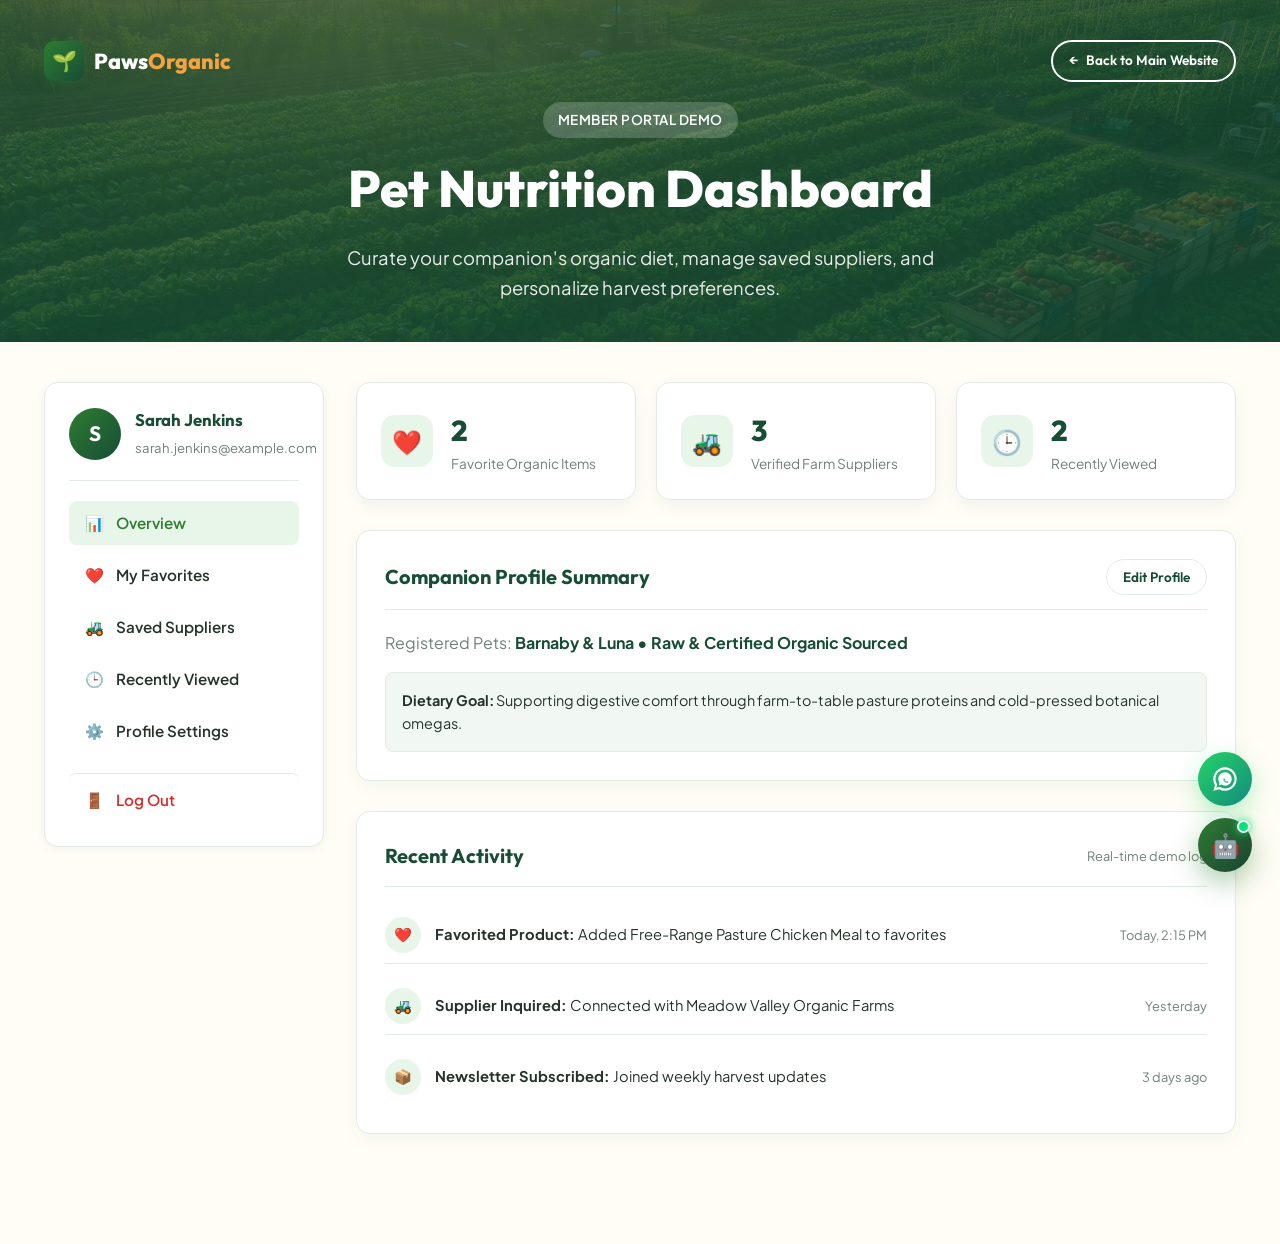
<file: dashboard.html>
<!DOCTYPE html>
<html lang="en">
<head>
  <meta charset="UTF-8">
  <meta name="viewport" content="width=device-width, initial-scale=1.0">
  <title>User Dashboard | Farm-to-Table Organic Directory</title>
  <!-- Favicon -->
  <link rel="icon" type="image/svg+xml" href="assets/favicon.svg">
  <link rel="apple-touch-icon" href="assets/favicon.svg">
  <!-- Stylesheets -->
  <link rel="stylesheet" href="css/style.css">
  <link rel="stylesheet" href="css/responsive.css">
</head>
<body>

  <!-- ==========================================================================
       Dashboard Main Area (Standalone App Layout - No Public Header/Footer)
       ========================================================================== -->
  <main>
    <section class="page-hero" style="padding: 40px 0;">
      <div class="container">
        <div style="display: flex; justify-content: space-between; align-items: center; flex-wrap: wrap; gap: 14px; margin-bottom: 20px;">
          <a href="index.html" class="brand-logo" style="color: #FFF; text-decoration: none;" aria-label="Return to Farm-to-Table Organic Directory Home">
            <div class="brand-icon">🌱</div>
            <div class="brand-text">Paws<span style="color: var(--accent-orange);">Organic</span></div>
          </a>
          <a href="index.html" class="btn btn-outline-white btn-sm" style="display: inline-flex; align-items: center; gap: 8px;">
            <span>←</span> Back to Main Website
          </a>
        </div>
        <span class="badge badge-organic" style="margin-bottom: 10px; background: rgba(255,255,255,0.2); color:#FFF;">Member Portal Demo</span>
        <h1>Pet Nutrition Dashboard</h1>
        <p>Curate your companion's organic diet, manage saved suppliers, and personalize harvest preferences.</p>
      </div>
    </section>

    <div class="container">
      <div class="dashboard-wrapper">
        <!-- Sidebar Navigation -->
        <aside class="dashboard-sidebar">
          <div class="user-profile-badge">
            <div class="user-avatar-circle" id="dashUserAvatar">S</div>
            <div class="user-meta">
              <h4 id="dashUserName">Sarah Jenkins</h4>
              <span id="dashUserEmail">sarah.jenkins@example.com</span>
            </div>
          </div>

          <nav class="dashboard-menu" aria-label="Dashboard Menu">
            <button class="dash-menu-item active" data-tab="overview"><span>📊</span> Overview</button>
            <button class="dash-menu-item" data-tab="favorites"><span>❤️</span> My Favorites</button>
            <button class="dash-menu-item" data-tab="suppliers"><span>🚜</span> Saved Suppliers</button>
            <button class="dash-menu-item" data-tab="recent"><span>🕒</span> Recently Viewed</button>
            <button class="dash-menu-item" data-tab="settings"><span>⚙️</span> Profile Settings</button>
            <button class="dash-menu-item logout" id="dashLogoutBtn"><span>🚪</span> Log Out</button>
          </nav>
        </aside>

        <!-- Dashboard Content Panels -->
        <section class="dashboard-content-area">
          <!-- TAB 1: OVERVIEW -->
          <div class="dash-tab-pane active" id="tab-overview">
            <div class="dash-stats-grid">
              <div class="dash-stat-card">
                <div class="dash-stat-icon">❤️</div>
                <div class="dash-stat-data">
                  <h3 id="dashFavCount">2</h3>
                  <p>Favorite Organic Items</p>
                </div>
              </div>
              <div class="dash-stat-card">
                <div class="dash-stat-icon">🚜</div>
                <div class="dash-stat-data">
                  <h3>3</h3>
                  <p>Verified Farm Suppliers</p>
                </div>
              </div>
              <div class="dash-stat-card">
                <div class="dash-stat-icon">🕒</div>
                <div class="dash-stat-data">
                  <h3 id="dashRecentCount">2</h3>
                  <p>Recently Viewed</p>
                </div>
              </div>
            </div>

            <!-- Profile Summary Panel -->
            <div class="dash-panel">
              <div class="dash-panel-head">
                <h3>Companion Profile Summary</h3>
                <button class="btn btn-secondary btn-sm" onclick="document.querySelector('[data-tab=settings]').click()">Edit Profile</button>
              </div>
              <p style="color: var(--muted-text); margin-bottom: 16px;">
                Registered Pets: <strong style="color: var(--dark-green);" id="dashPetSummary">Barnaby & Luna • Raw & Certified Organic Sourced</strong>
              </p>
              <div style="background: var(--light-green-alt); padding: 16px; border-radius: var(--radius-sm); border: 1px solid var(--border-light); font-size: 0.9rem;">
                <strong>Dietary Goal:</strong> Supporting digestive comfort through farm-to-table pasture proteins and cold-pressed botanical omegas.
              </div>
            </div>

            <!-- Recent Activity Panel -->
            <div class="dash-panel">
              <div class="dash-panel-head">
                <h3>Recent Activity</h3>
                <span style="font-size: 0.8rem; color: var(--muted-text);">Real-time demo log</span>
              </div>
              <div class="activity-list">
                <div class="activity-item">
                  <div class="activity-icon">❤️</div>
                  <div>
                    <strong>Favorited Product:</strong> Added Free-Range Pasture Chicken Meal to favorites
                  </div>
                  <div class="activity-time">Today, 2:15 PM</div>
                </div>
                <div class="activity-item">
                  <div class="activity-icon">🚜</div>
                  <div>
                    <strong>Supplier Inquired:</strong> Connected with Meadow Valley Organic Farms
                  </div>
                  <div class="activity-time">Yesterday</div>
                </div>
                <div class="activity-item">
                  <div class="activity-icon">📦</div>
                  <div>
                    <strong>Newsletter Subscribed:</strong> Joined weekly harvest updates
                  </div>
                  <div class="activity-time">3 days ago</div>
                </div>
              </div>
            </div>
          </div>

          <!-- TAB 2: MY FAVORITES -->
          <div class="dash-tab-pane" id="tab-favorites">
            <div class="dash-panel">
              <div class="dash-panel-head">
                <h3>Saved Organic Products</h3>
                <a href="services.html" class="btn btn-secondary btn-sm">Browse More</a>
              </div>
              <div id="dashFavoritesEmpty" class="empty-results-box" style="display: none; padding: 40px 20px;">
                <div class="empty-icon">🤍</div>
                <h4>No favorites saved yet</h4>
                <p style="color: var(--muted-text); font-size: 0.9rem; margin-bottom: 14px;">Click the heart icon on any product in the directory to save it here.</p>
                <a href="services.html" class="btn btn-primary btn-sm">Explore Products</a>
              </div>
              <div class="products-grid" id="dashFavoritesGrid">
                <!-- Injected via js/dashboard.js -->
              </div>
            </div>
          </div>

          <!-- TAB 3: SAVED SUPPLIERS -->
          <div class="dash-tab-pane" id="tab-suppliers">
            <div class="dash-panel">
              <div class="dash-panel-head">
                <h3>Connected Farm Suppliers</h3>
                <a href="services.html#suppliersDirectory" class="btn btn-secondary btn-sm">Find More</a>
              </div>
              <div class="suppliers-grid" id="dashSuppliersGrid">
                <!-- Injected via js/dashboard.js -->
              </div>
            </div>
          </div>

          <!-- TAB 4: RECENTLY VIEWED -->
          <div class="dash-tab-pane" id="tab-recent">
            <div class="dash-panel">
              <div class="dash-panel-head">
                <h3>Recently Viewed Items</h3>
                <span style="font-size: 0.85rem; color: var(--muted-text);">Automatically tracked in your browser session</span>
              </div>
              <div id="dashRecentEmpty" class="empty-results-box" style="display: none; padding: 40px 20px;">
                <div class="empty-icon">🕒</div>
                <h4>No recent views recorded</h4>
                <p style="color: var(--muted-text); font-size: 0.9rem;">View item details in the catalog to see them appear here.</p>
              </div>
              <div class="products-grid" id="dashRecentGrid">
                <!-- Injected via js/dashboard.js -->
              </div>
            </div>
          </div>

          <!-- TAB 5: PROFILE & SETTINGS -->
          <div class="dash-tab-pane" id="tab-settings">
            <!-- Edit Profile -->
            <div class="dash-panel">
              <div class="dash-panel-head">
                <h3>Personal & Pet Profile</h3>
                <span class="badge badge-organic">Demo Storage</span>
              </div>
              <form id="profileForm">
                <div style="display: grid; grid-template-columns: 1fr 1fr; gap: 16px;">
                  <div class="form-group">
                    <label for="profileName">Guardian Name</label>
                    <input type="text" id="profileName" class="form-control" required>
                  </div>
                  <div class="form-group">
                    <label for="profileEmail">Email Address</label>
                    <input type="email" id="profileEmail" class="form-control" required>
                  </div>
                </div>

                <div style="display: grid; grid-template-columns: 1fr 1fr; gap: 16px;">
                  <div class="form-group">
                    <label for="profilePetName">Pet Name(s) & Breed</label>
                    <input type="text" id="profilePetName" class="form-control" placeholder="Barnaby (Golden Retriever), Luna (Ragdoll)">
                  </div>
                  <div class="form-group">
                    <label for="profileDiet">Dietary Preference</label>
                    <select id="profileDiet" class="form-control">
                      <option value="Raw & Certified Organic Sourced">Raw & Certified Organic Sourced</option>
                      <option value="Gently Cooked Whole Foods">Gently Cooked Whole Foods</option>
                      <option value="Grain-Free Pasture Kibble">Grain-Free Pasture Kibble</option>
                      <option value="Senior Low-Fat Botanical">Senior Low-Fat Botanical</option>
                      <option value="Puppy & Growth Formulations">Puppy & Growth Formulations</option>
                    </select>
                  </div>
                </div>

                <button type="submit" class="btn btn-primary">Save Profile Changes</button>
              </form>
            </div>

            <!-- Change Password -->
            <div class="dash-panel">
              <div class="dash-panel-head">
                <h3>Change Security Password</h3>
              </div>
              <form id="passwordForm">
                <div class="form-group">
                  <label for="currentPassword">Current Password</label>
                  <input type="password" id="currentPassword" class="form-control" placeholder="••••••••" required>
                </div>
                <div style="display: grid; grid-template-columns: 1fr 1fr; gap: 16px;">
                  <div class="form-group">
                    <label for="newPassword">New Password (min 6 chars)</label>
                    <input type="password" id="newPassword" class="form-control" placeholder="••••••••" required>
                  </div>
                  <div class="form-group">
                    <label for="confirmNewPassword">Confirm New Password</label>
                    <input type="password" id="confirmNewPassword" class="form-control" placeholder="••••••••" required>
                  </div>
                </div>
                <button type="submit" class="btn btn-secondary">Update Password</button>
              </form>
            </div>

            <p class="demo-disclaimer" style="text-align: left;">
              * Note: Profile and password changes are simulated in browser localStorage for demonstration purposes. No data is transmitted to an insecure remote server.
            </p>
          </div>
        </section>
      </div>
    </div>
  </main>

  <!-- Login Modal -->
  <div class="modal-overlay" id="loginModal" role="dialog" aria-modal="true" aria-labelledby="loginTitle">
    <div class="modal-dialog">
      <button class="modal-close-btn" data-close-modal="loginModal" aria-label="Close modal">&times;</button>
      <div class="modal-header">
        <h2 id="loginTitle">Welcome Back</h2>
        <p>Log in to manage your favorites and farm orders</p>
      </div>
      <form id="loginForm" novalidate>
        <div class="form-group">
          <label for="loginEmail">Email Address</label>
          <input type="email" id="loginEmail" class="form-control" placeholder="name@example.com" required>
          <div class="invalid-feedback">Valid email required</div>
        </div>
        <div class="form-group">
          <label for="loginPassword">Password</label>
          <div class="password-input-wrap">
            <input type="password" id="loginPassword" class="form-control" placeholder="Enter password (min 6 chars)" required>
            <button type="button" class="password-toggle-btn" data-target="loginPassword">👁️</button>
          </div>
          <div class="invalid-feedback">Password must be at least 6 characters</div>
        </div>
        <div style="display: flex; justify-content: space-between; align-items: center; margin-bottom: 20px; font-size: 0.88rem;">
          <label style="display: flex; align-items: center; gap: 6px; cursor: pointer;">
            <input type="checkbox" id="loginRemember"> Remember me
          </label>
          <a href="#" style="color: var(--primary-green); font-weight: 600;" onclick="showToast('Password reset link sent to demo email', 'info'); return false;">Forgot Password?</a>
        </div>
        <button type="submit" class="btn btn-primary btn-block">Log In</button>
      </form>

      <div class="auth-divider">
        <span>or continue with</span>
      </div>

      <div class="social-auth-grid">
        <button type="button" class="btn-social btn-apple" data-provider="Apple" aria-label="Sign in with Apple">
          <svg viewBox="0 0 170 170" width="16" height="16" fill="currentColor" aria-hidden="true"><path d="M150.37 130.25c-2.45 5.66-5.35 10.87-8.71 15.66-4.58 6.53-8.33 11.05-11.22 13.56-4.48 4.12-9.28 6.23-14.42 6.35-3.69 0-8.14-1.05-13.32-3.18-5.19-2.12-9.97-3.17-14.34-3.17-4.58 0-9.49 1.05-14.75 3.17-5.26 2.13-9.5 3.24-12.74 3.35-4.35.13-9.16-1.9-14.42-6.08-3.7-3.04-7.66-7.79-11.88-14.24-5.32-8.07-9.42-16.92-12.3-26.54-2.88-9.61-4.32-18.79-4.32-27.53 0-12.73 3.39-23.36 10.17-31.9 6.78-8.54 15.22-12.91 25.32-13.12 5.09 0 10.51 1.34 16.27 4.02 5.76 2.68 9.4 4.09 10.92 4.22 1.41-.13 5.37-1.63 11.88-4.49 6.51-2.86 12.08-4.16 16.71-3.9 12.28.64 21.84 5.38 28.68 14.21-10.74 6.53-15.99 15.6-15.75 27.21.25 9.04 3.73 16.59 10.45 22.65 6.72 6.06 14.65 9.57 23.79 10.52-2.19 6.53-4.87 13.04-8.04 19.53zM119.22 31.84c0-7.72 2.76-14.89 8.28-21.52 5.53-6.63 12.24-10.32 20.14-11.08.13 1.02.2 1.94.2 2.76 0 7.55-2.84 14.86-8.52 21.94-5.68 7.08-12.63 10.95-20.84 11.62-.07-1.12-.11-2.12-.11-3.72z"/></svg>
          <span>Apple</span>
        </button>
        <button type="button" class="btn-social btn-facebook" data-provider="Facebook" aria-label="Sign in with Facebook">
          <svg viewBox="0 0 24 24" width="16" height="16" fill="currentColor" aria-hidden="true"><path d="M24 12.073c0-6.627-5.373-12-12-12s-12 5.373-12 12c0 5.99 4.388 10.954 10.125 11.854v-8.385H7.078v-3.47h3.047V9.43c0-3.007 1.792-4.669 4.533-4.669 1.312 0 2.686.235 2.686.235v2.953H15.83c-1.491 0-1.956.925-1.956 1.874v2.25h3.328l-.532 3.47h-2.796v8.385C19.612 23.027 24 18.062 24 12.073z"/></svg>
          <span>Facebook</span>
        </button>
      </div>

      <div class="modal-switch-text">
        Don't have an account? <a href="#" id="switchToSignup">Create an account</a>
      </div>
    </div>
  </div>

  <!-- Signup Modal -->
  <div class="modal-overlay" id="signupModal" role="dialog" aria-modal="true" aria-labelledby="signupTitle">
    <div class="modal-dialog">
      <button class="modal-close-btn" data-close-modal="signupModal" aria-label="Close modal">&times;</button>
      <div class="modal-header">
        <h2 id="signupTitle">Join Our Farm Community</h2>
        <p>Discover fresh, organic pet nutrition directly from growers</p>
      </div>
      <form id="signupForm" novalidate>
        <div class="form-group">
          <label for="signupName">Full Name</label>
          <input type="text" id="signupName" class="form-control" placeholder="Sarah Jenkins" required>
          <div class="invalid-feedback">Full name is required</div>
        </div>
        <div class="form-group">
          <label for="signupEmail">Email Address</label>
          <input type="email" id="signupEmail" class="form-control" placeholder="sarah@example.com" required>
          <div class="invalid-feedback">Valid email required</div>
        </div>
        <div class="form-group">
          <label for="signupPassword">Password</label>
          <div class="password-input-wrap">
            <input type="password" id="signupPassword" class="form-control" placeholder="Create password (min 6 chars)" required>
            <button type="button" class="password-toggle-btn" data-target="signupPassword">👁️</button>
          </div>
          <div class="invalid-feedback">Password must be at least 6 characters</div>
        </div>
        <div class="form-group">
          <label for="signupConfirmPassword">Confirm Password</label>
          <div class="password-input-wrap">
            <input type="password" id="signupConfirmPassword" class="form-control" placeholder="Re-enter password" required>
            <button type="button" class="password-toggle-btn" data-target="signupConfirmPassword">👁️</button>
          </div>
          <div class="invalid-feedback">Passwords must match</div>
        </div>
        <div class="form-group" style="margin-bottom: 20px;">
          <label style="display: flex; align-items: flex-start; gap: 8px; font-size: 0.85rem; cursor: pointer;">
            <input type="checkbox" id="signupTerms" required style="margin-top: 3px;">
            <span>I agree to the Terms of Service & Privacy Policy (Demo confirmation)</span>
          </label>
        </div>
        <button type="submit" class="btn btn-primary btn-block">Create Account</button>
      </form>

      <div class="auth-divider">
        <span>or sign up with</span>
      </div>

      <div class="social-auth-grid">
        <button type="button" class="btn-social btn-apple" data-provider="Apple" aria-label="Sign up with Apple">
          <svg viewBox="0 0 170 170" width="16" height="16" fill="currentColor" aria-hidden="true"><path d="M150.37 130.25c-2.45 5.66-5.35 10.87-8.71 15.66-4.58 6.53-8.33 11.05-11.22 13.56-4.48 4.12-9.28 6.23-14.42 6.35-3.69 0-8.14-1.05-13.32-3.18-5.19-2.12-9.97-3.17-14.34-3.17-4.58 0-9.49 1.05-14.75 3.17-5.26 2.13-9.5 3.24-12.74 3.35-4.35.13-9.16-1.9-14.42-6.08-3.7-3.04-7.66-7.79-11.88-14.24-5.32-8.07-9.42-16.92-12.3-26.54-2.88-9.61-4.32-18.79-4.32-27.53 0-12.73 3.39-23.36 10.17-31.9 6.78-8.54 15.22-12.91 25.32-13.12 5.09 0 10.51 1.34 16.27 4.02 5.76 2.68 9.4 4.09 10.92 4.22 1.41-.13 5.37-1.63 11.88-4.49 6.51-2.86 12.08-4.16 16.71-3.9 12.28.64 21.84 5.38 28.68 14.21-10.74 6.53-15.99 15.6-15.75 27.21.25 9.04 3.73 16.59 10.45 22.65 6.72 6.06 14.65 9.57 23.79 10.52-2.19 6.53-4.87 13.04-8.04 19.53zM119.22 31.84c0-7.72 2.76-14.89 8.28-21.52 5.53-6.63 12.24-10.32 20.14-11.08.13 1.02.2 1.94.2 2.76 0 7.55-2.84 14.86-8.52 21.94-5.68 7.08-12.63 10.95-20.84 11.62-.07-1.12-.11-2.12-.11-3.72z"/></svg>
          <span>Apple</span>
        </button>
        <button type="button" class="btn-social btn-facebook" data-provider="Facebook" aria-label="Sign up with Facebook">
          <svg viewBox="0 0 24 24" width="16" height="16" fill="currentColor" aria-hidden="true"><path d="M24 12.073c0-6.627-5.373-12-12-12s-12 5.373-12 12c0 5.99 4.388 10.954 10.125 11.854v-8.385H7.078v-3.47h3.047V9.43c0-3.007 1.792-4.669 4.533-4.669 1.312 0 2.686.235 2.686.235v2.953H15.83c-1.491 0-1.956.925-1.956 1.874v2.25h3.328l-.532 3.47h-2.796v8.385C19.612 23.027 24 18.062 24 12.073z"/></svg>
          <span>Facebook</span>
        </button>
      </div>

      <div class="modal-switch-text">
        Already have an account? <a href="#" id="switchToLogin">Log in here</a>
      </div>
    </div>
  </div>

  <!-- Product Details Modal -->
  <div class="modal-overlay" id="productDetailsModal" role="dialog" aria-modal="true" aria-labelledby="productModalHeading">
    <div class="modal-dialog modal-dialog-large">
      <button class="modal-close-btn" data-close-modal="productDetailsModal" aria-label="Close modal">&times;</button>
      <div id="productDetailsContent"></div>
    </div>
  </div>

  <!-- Scroll-to-top button with circular animated progress ring -->
  <button class="scroll-top-btn" id="scrollTopBtn" aria-label="Scroll to top of page">
    <svg class="scroll-progress-svg" viewBox="0 0 50 50">
      <defs>
        <linearGradient id="scrollGrad" x1="0%" y1="0%" x2="100%" y2="100%">
          <stop offset="0%" stop-color="#81C784"/>
          <stop offset="100%" stop-color="#2E7D32"/>
        </linearGradient>
      </defs>
      <circle class="scroll-progress-track" cx="25" cy="25" r="22"></circle>
      <circle class="scroll-progress-bar" id="scrollProgressBar" cx="25" cy="25" r="22"></circle>
    </svg>
    <span class="scroll-top-icon">↑</span>
  </button>

  <!-- Dual AI Nutritionist & WhatsApp Instant Connect Floating Widget -->
  <aside class="chat-dock" aria-label="Customer Support and AI Assistant">
    <a href="https://wa.me/18005550199?text=Hi%2C%20I%20have%20a%20question%20about%20Farm-to-Table%20Organic%20pet%20nutrition" class="chat-launcher-btn whatsapp-launcher" target="_blank" rel="noopener noreferrer" aria-label="Chat with us on WhatsApp">
      <svg viewBox="0 0 24 24">
        <path d="M12.031 6.172c-3.181 0-5.767 2.586-5.768 5.766-.001 1.298.38 2.27 1.019 3.287l-.582 2.128 2.182-.573c.978.58 1.911.928 3.145.929 3.178 0 5.767-2.587 5.768-5.766.001-3.187-2.575-5.77-5.764-5.771zm3.392 8.244c-.144.405-.837.774-1.17.824-.312.045-.634.058-1.503-.312-.998-.423-1.666-1.393-1.716-1.46-.049-.068-.403-.537-.403-1.025 0-.488.257-.728.348-.827.091-.099.199-.124.266-.124.066 0 .133.003.19.006.061.003.143-.023.224.17.082.199.281.685.306.735.025.05.041.108.008.174-.033.067-.049.108-.099.166-.05.058-.105.13-.15.174-.05.05-.102.105-.044.205.058.099.257.424.551.686.379.337.698.441.797.491.099.05.158.042.216-.025.058-.066.249-.29.315-.39.066-.099.133-.083.224-.05.091.033.58.274.68.324.099.05.166.075.19.116.025.042.025.241-.119.646z"/>
        <path d="M12 2C6.477 2 2 6.477 2 12c0 1.891.524 3.66 1.436 5.176L2 22l4.981-1.306A9.957 9.957 0 0012 22c5.523 0 10-4.477 10-10S17.523 2 12 2zm0 18.167c-1.583 0-3.066-.454-4.327-1.24l-.31-.194-2.868.752.766-2.802-.213-.339A8.127 8.127 0 013.833 12c0-4.503 3.664-8.167 8.167-8.167 4.503 0 8.167 3.664 8.167 8.167 0 4.503-3.664 8.167-8.167 8.167z"/>
      </svg>
      <span class="launcher-tooltip">WhatsApp Us</span>
    </a>

    <button class="chat-launcher-btn ai-chat-launcher" id="aiChatLauncher" aria-label="Open AI Nutritionist Assistant">
      <span class="ai-launcher-icon">🤖</span>
      <span class="ai-online-badge"></span>
      <span class="launcher-tooltip">Ask AI Nutritionist</span>
    </button>
  </aside>

  <!-- AI Nutritionist Interactive Chat Window -->
  <div class="ai-chat-window" id="aiChatWindow" role="dialog" aria-labelledby="aiChatTitle">
    <div class="ai-chat-header">
      <div class="ai-chat-title">
        <div class="ai-avatar">🌱</div>
        <div>
          <h3 id="aiChatTitle">Dr. Paw AI Nutritionist</h3>
          <p>Verified Organic Nutrition Advisor • Online</p>
        </div>
      </div>
      <button class="ai-close-btn" id="aiCloseBtn" aria-label="Close AI Chat">&times;</button>
    </div>

    <div class="ai-chat-messages" id="aiChatMessages">
      <div class="chat-bubble bot">
        Need assistance with your saved items, subscription deliveries, or finding direct farm suppliers? Ask me!
      </div>
      <div class="chat-quick-suggestions">
        <button class="suggestion-pill" data-prompt="Where are the local farms?">Local Farms 🚜</button>
        <button class="suggestion-pill" data-prompt="Connect with human on WhatsApp">WhatsApp Help 📱</button>
      </div>
    </div>

    <form class="ai-chat-input-bar" id="aiChatForm">
      <input type="text" id="aiChatInput" placeholder="Ask question..." aria-label="Chat input">
      <button type="submit" class="ai-chat-send-btn" aria-label="Send message">➤</button>
    </form>
  </div>

  <script src="js/main.js"></script>
  <script src="js/auth.js"></script>
  <script src="js/products.js"></script>
  <script src="js/dashboard.js"></script>
</body>
</html>
</file>
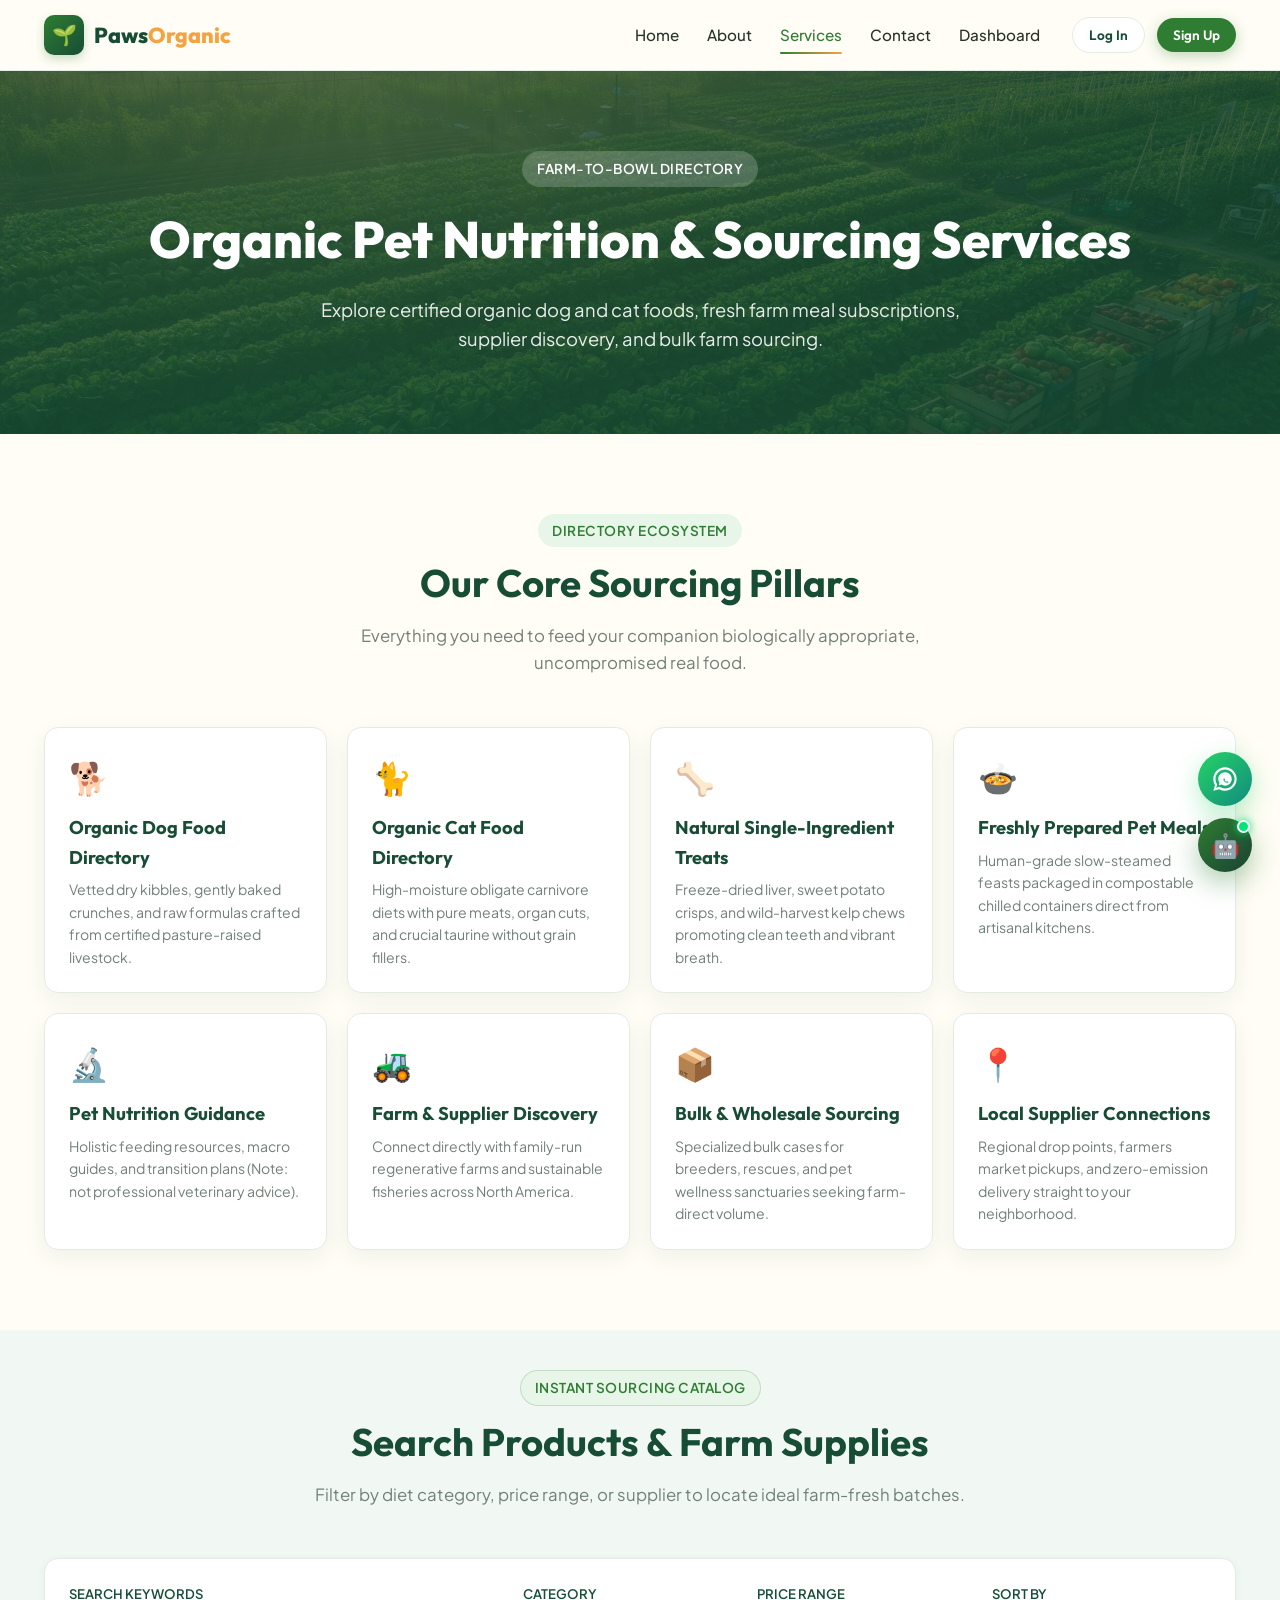
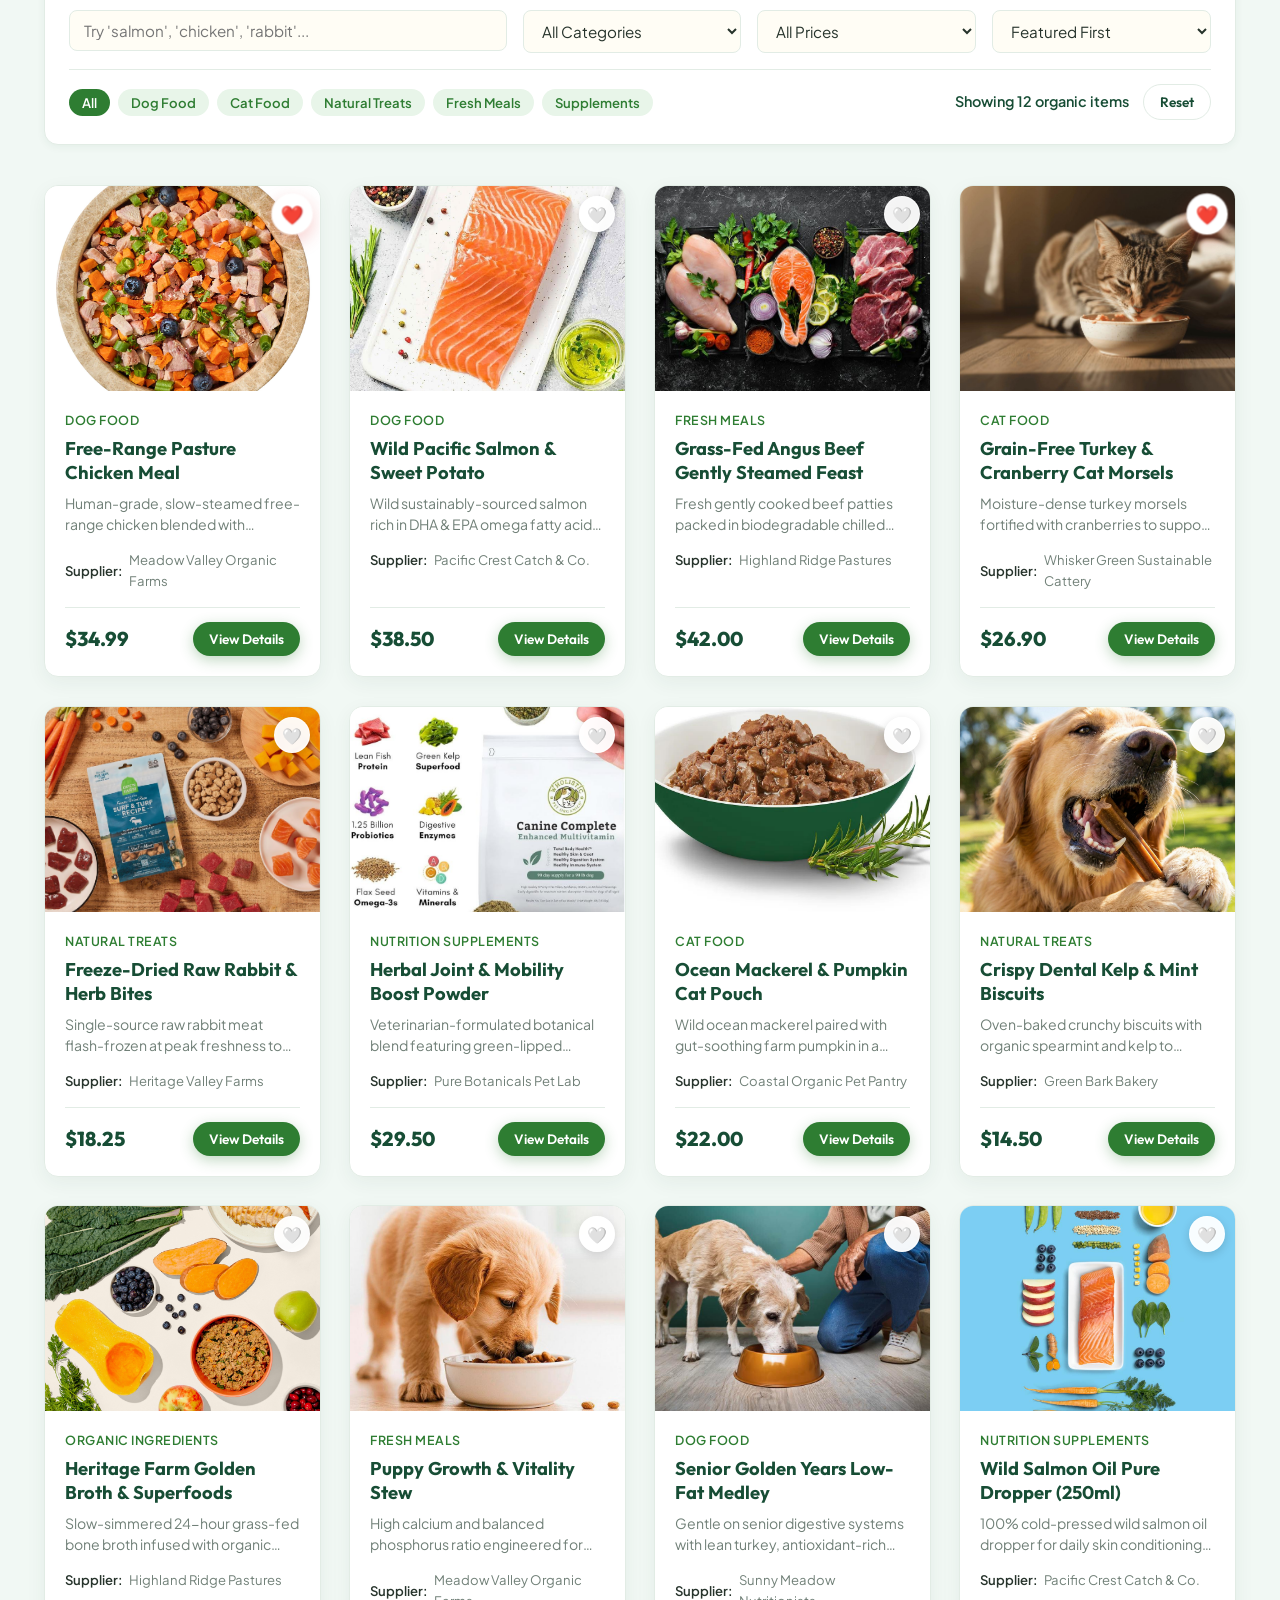
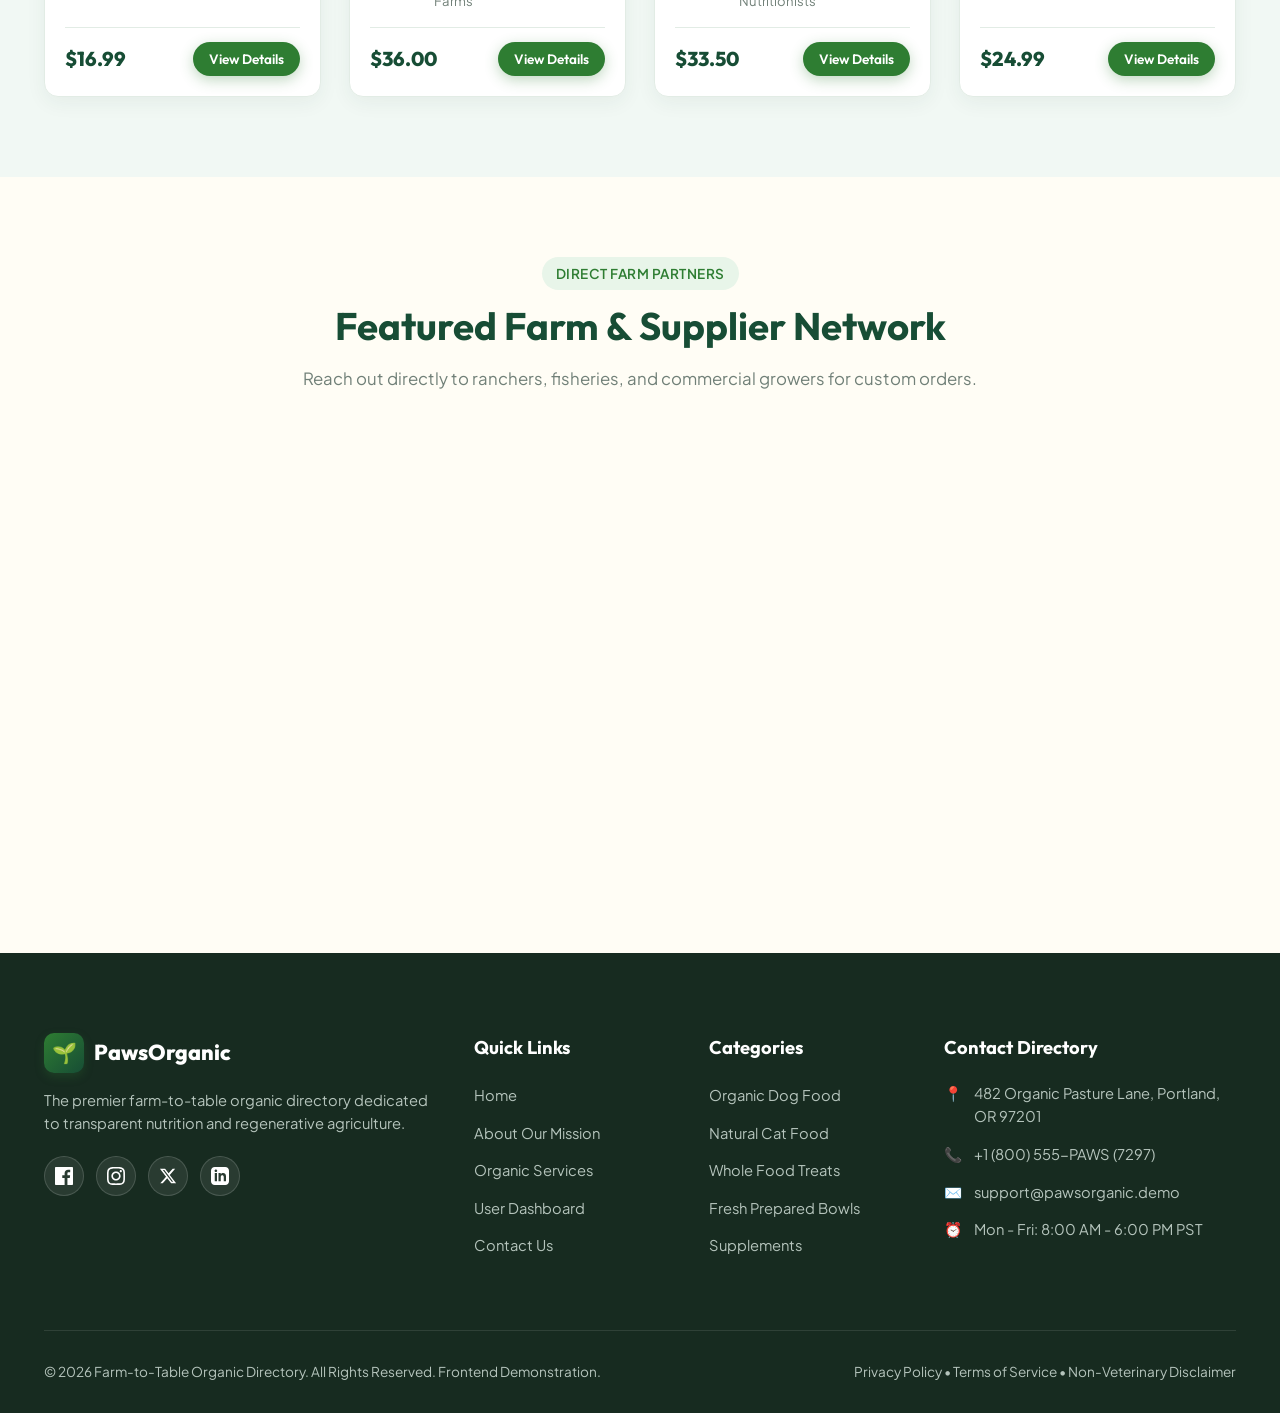
<file: services.html>
<!DOCTYPE html>
<html lang="en">
<head>
  <meta charset="UTF-8">
  <meta name="viewport" content="width=device-width, initial-scale=1.0">
  <title>Organic Pet Food & Sourcing Services | Farm-to-Table Directory</title>
  <!-- Favicon -->
  <link rel="icon" type="image/svg+xml" href="assets/favicon.svg">
  <link rel="apple-touch-icon" href="assets/favicon.svg">
  <!-- Stylesheets -->
  <link rel="stylesheet" href="css/style.css">
  <link rel="stylesheet" href="css/responsive.css">
</head>
<body>

  <!-- ==========================================================================
       Site Header / Navigation (Strict Requirement: Hamburger <=1024px)
       ========================================================================== -->
  <header class="site-header" id="siteHeader">
    <div class="container navbar">
      <a href="index.html" class="brand-logo" aria-label="Farm-to-Table Organic Directory Home">
        <div class="brand-icon">🌱</div>
        <div class="brand-text">Paws<span>Organic</span></div>
      </a>

      <!-- Desktop Navigation Menu (Visible ONLY > 1024px) -->
      <nav class="nav-menu-desktop" aria-label="Desktop Primary Navigation">
        <ul class="nav-links">
          <li><a href="index.html" class="nav-link">Home</a></li>
          <li><a href="about.html" class="nav-link">About</a></li>
          <li><a href="services.html" class="nav-link active">Services</a></li>
          <li><a href="contact.html" class="nav-link">Contact</a></li>
          <li><a href="dashboard.html" class="nav-link">Dashboard</a></li>
        </ul>
        <div class="nav-auth-actions">
          <button class="btn btn-secondary btn-sm open-login-btn">Log In</button>
          <button class="btn btn-primary btn-sm open-signup-btn">Sign Up</button>
        </div>
      </nav>

      <!-- Hamburger Menu Button (Visible ONLY <= 1024px) -->
      <button class="hamburger-btn" id="hamburgerBtn" aria-label="Toggle navigation menu" aria-expanded="false" aria-controls="mobileNavDrawer">
        <span class="hamburger-line"></span>
        <span class="hamburger-line"></span>
        <span class="hamburger-line"></span>
      </button>
    </div>
  </header>

  <!-- Mobile Drawer & Backdrop -->
  <div class="mobile-nav-backdrop" id="mobileNavBackdrop"></div>
  <aside class="mobile-nav-drawer" id="mobileNavDrawer" aria-label="Mobile Navigation Menu">
    <ul class="mobile-nav-links">
      <li><a href="index.html" class="mobile-nav-link"><span>🏡</span> Home</a></li>
      <li><a href="about.html" class="mobile-nav-link"><span>🌿</span> About</a></li>
      <li><a href="services.html" class="mobile-nav-link active"><span>🐾</span> Services</a></li>
      <li><a href="contact.html" class="mobile-nav-link"><span>✉️</span> Contact</a></li>
      <li><a href="dashboard.html" class="mobile-nav-link"><span>📊</span> Dashboard</a></li>
    </ul>
    <div class="mobile-auth-actions">
      <button class="btn btn-secondary btn-block open-login-btn">Log In</button>
      <button class="btn btn-primary btn-block open-signup-btn">Sign Up</button>
    </div>
  </aside>

  <!-- ==========================================================================
       Services Hero Banner
       ========================================================================== -->
  <main>
    <section class="page-hero">
      <div class="container">
        <span class="badge badge-organic" style="margin-bottom: 12px; background: rgba(255,255,255,0.2); color:#FFF;">Farm-to-Bowl Directory</span>
        <h1>Organic Pet Nutrition & Sourcing Services</h1>
        <p>Explore certified organic dog and cat foods, fresh farm meal subscriptions, supplier discovery, and bulk farm sourcing.</p>
      </div>
    </section>

    <!-- ==========================================================================
         Service Highlights (8 Core Directory Pillars)
         ========================================================================== -->
    <section class="section-padding" style="padding-bottom: 30px;">
      <div class="container">
        <div class="section-head text-center">
          <span class="badge">Directory Ecosystem</span>
          <h2>Our Core Sourcing Pillars</h2>
          <p>Everything you need to feed your companion biologically appropriate, uncompromised real food.</p>
        </div>

        <div style="display: grid; grid-template-columns: repeat(auto-fit, minmax(260px, 1fr)); gap: 20px; margin-bottom: 50px;">
          <div class="why-card" style="padding: 24px; text-align: left;">
            <div style="font-size: 2rem; margin-bottom: 10px;">🐕</div>
            <h3 style="font-size: 1.15rem; margin-bottom: 6px;">Organic Dog Food Directory</h3>
            <p style="font-size: 0.88rem; color: var(--muted-text);">Vetted dry kibbles, gently baked crunches, and raw formulas crafted from certified pasture-raised livestock.</p>
          </div>

          <div class="why-card" style="padding: 24px; text-align: left;">
            <div style="font-size: 2rem; margin-bottom: 10px;">🐈</div>
            <h3 style="font-size: 1.15rem; margin-bottom: 6px;">Organic Cat Food Directory</h3>
            <p style="font-size: 0.88rem; color: var(--muted-text);">High-moisture obligate carnivore diets with pure meats, organ cuts, and crucial taurine without grain fillers.</p>
          </div>

          <div class="why-card" style="padding: 24px; text-align: left;">
            <div style="font-size: 2rem; margin-bottom: 10px;">🦴</div>
            <h3 style="font-size: 1.15rem; margin-bottom: 6px;">Natural Single-Ingredient Treats</h3>
            <p style="font-size: 0.88rem; color: var(--muted-text);">Freeze-dried liver, sweet potato crisps, and wild-harvest kelp chews promoting clean teeth and vibrant breath.</p>
          </div>

          <div class="why-card" style="padding: 24px; text-align: left;">
            <div style="font-size: 2rem; margin-bottom: 10px;">🍲</div>
            <h3 style="font-size: 1.15rem; margin-bottom: 6px;">Freshly Prepared Pet Meals</h3>
            <p style="font-size: 0.88rem; color: var(--muted-text);">Human-grade slow-steamed feasts packaged in compostable chilled containers direct from artisanal kitchens.</p>
          </div>

          <div class="why-card" style="padding: 24px; text-align: left;">
            <div style="font-size: 2rem; margin-bottom: 10px;">🔬</div>
            <h3 style="font-size: 1.15rem; margin-bottom: 6px;">Pet Nutrition Guidance</h3>
            <p style="font-size: 0.88rem; color: var(--muted-text);">Holistic feeding resources, macro guides, and transition plans (Note: not professional veterinary advice).</p>
          </div>

          <div class="why-card" style="padding: 24px; text-align: left;">
            <div style="font-size: 2rem; margin-bottom: 10px;">🚜</div>
            <h3 style="font-size: 1.15rem; margin-bottom: 6px;">Farm & Supplier Discovery</h3>
            <p style="font-size: 0.88rem; color: var(--muted-text);">Connect directly with family-run regenerative farms and sustainable fisheries across North America.</p>
          </div>

          <div class="why-card" style="padding: 24px; text-align: left;">
            <div style="font-size: 2rem; margin-bottom: 10px;">📦</div>
            <h3 style="font-size: 1.15rem; margin-bottom: 6px;">Bulk & Wholesale Sourcing</h3>
            <p style="font-size: 0.88rem; color: var(--muted-text);">Specialized bulk cases for breeders, rescues, and pet wellness sanctuaries seeking farm-direct volume.</p>
          </div>

          <div class="why-card" style="padding: 24px; text-align: left;">
            <div style="font-size: 2rem; margin-bottom: 10px;">📍</div>
            <h3 style="font-size: 1.15rem; margin-bottom: 6px;">Local Supplier Connections</h3>
            <p style="font-size: 0.88rem; color: var(--muted-text);">Regional drop points, farmers market pickups, and zero-emission delivery straight to your neighborhood.</p>
          </div>
        </div>
      </div>
    </section>

    <!-- ==========================================================================
         Search, Filters & Interactive Product Catalog
         ========================================================================== -->
    <section class="section-padding" style="background-color: var(--light-green-alt); padding-top: 40px;" id="productCatalog">
      <div class="container">
        <div class="section-head text-center">
          <span class="badge badge-organic">Instant Sourcing Catalog</span>
          <h2>Search Products & Farm Supplies</h2>
          <p>Filter by diet category, price range, or supplier to locate ideal farm-fresh batches.</p>
        </div>

        <!-- Controls Box -->
        <div class="services-controls">
          <div class="filter-grid">
            <!-- Search Text -->
            <div class="filter-group">
              <label for="productSearchInput">Search Keywords</label>
              <input type="text" id="productSearchInput" placeholder="Try 'salmon', 'chicken', 'rabbit'..." aria-label="Search keywords">
            </div>

            <!-- Category -->
            <div class="filter-group">
              <label for="categoryFilter">Category</label>
              <select id="categoryFilter" aria-label="Filter by category">
                <option value="all">All Categories</option>
                <option value="Dog Food">Dog Food</option>
                <option value="Cat Food">Cat Food</option>
                <option value="Natural Treats">Natural Treats</option>
                <option value="Fresh Meals">Fresh Meals</option>
                <option value="Nutrition Supplements">Nutrition Supplements</option>
                <option value="Organic Ingredients">Organic Ingredients</option>
              </select>
            </div>

            <!-- Price Range -->
            <div class="filter-group">
              <label for="priceFilter">Price Range</label>
              <select id="priceFilter" aria-label="Filter by price">
                <option value="all">All Prices</option>
                <option value="under-20">Under $20.00</option>
                <option value="20-35">$20.00 - $35.00</option>
                <option value="over-35">Over $35.00</option>
              </select>
            </div>

            <!-- Sort By -->
            <div class="filter-group">
              <label for="sortFilter">Sort By</label>
              <select id="sortFilter" aria-label="Sort products">
                <option value="featured">Featured First</option>
                <option value="price-low">Price: Low to High</option>
                <option value="price-high">Price: High to Low</option>
                <option value="name-asc">Name: A to Z</option>
                <option value="rating">Highest Rated</option>
              </select>
            </div>
          </div>

          <!-- Quick Category Tag Pills & Status -->
          <div class="filter-status">
            <div class="filter-tags">
              <button class="filter-tag-pill active" data-cat="all">All</button>
              <button class="filter-tag-pill" data-cat="Dog Food">Dog Food</button>
              <button class="filter-tag-pill" data-cat="Cat Food">Cat Food</button>
              <button class="filter-tag-pill" data-cat="Natural Treats">Natural Treats</button>
              <button class="filter-tag-pill" data-cat="Fresh Meals">Fresh Meals</button>
              <button class="filter-tag-pill" data-cat="Nutrition Supplements">Supplements</button>
            </div>
            <div>
              <span id="productResultCount" style="font-weight: 600; color: var(--dark-green); margin-right: 12px;">Loading items...</span>
              <button id="resetFiltersBtn" class="btn btn-secondary btn-sm">Reset</button>
            </div>
          </div>
        </div>

        <!-- Empty Search Results State -->
        <div id="emptySearchState" class="empty-results-box" style="display: none;">
          <div class="empty-icon">🔍</div>
          <h3 style="font-family: var(--font-heading); color: var(--dark-green); margin-bottom: 8px;">No Matching Farm Products Found</h3>
          <p style="color: var(--muted-text); max-width: 480px; margin: 0 auto 20px;">
            We couldn't find any items matching your active criteria. Try broadening your keywords or clearing selected filters.
          </p>
          <button class="btn btn-primary btn-sm" onclick="document.getElementById('resetFiltersBtn').click()">Clear All Filters</button>
        </div>

        <!-- Dynamic Product Cards Grid -->
        <div class="products-grid" id="productsCatalogGrid">
          <!-- Rendered via js/products.js -->
        </div>
      </div>
    </section>

    <!-- ==========================================================================
         Local Supplier Directory Grid
         ========================================================================== -->
    <section class="section-padding" id="suppliersDirectory">
      <div class="container">
        <div class="section-head text-center">
          <span class="badge">Direct Farm Partners</span>
          <h2>Featured Farm & Supplier Network</h2>
          <p>Reach out directly to ranchers, fisheries, and commercial growers for custom orders.</p>
        </div>

        <div class="suppliers-grid">
          <!-- Supplier 1 -->
          <div class="supplier-card">
            <div class="supplier-cover">
              <img src="assets/images/fresh-farm-produce.jpg" alt="Meadow Valley Organic Farms" loading="lazy">
              <span class="badge badge-organic supplier-badge">📍 Sonoma County, CA</span>
            </div>
            <div class="supplier-content">
              <h3 class="supplier-name">Meadow Valley Organic Farms</h3>
              <div class="supplier-meta">
                <span>Poultry & Root Veggies</span> • <span>⭐ 4.9 Rating</span>
              </div>
              <p class="supplier-desc">
                Dedicated to free-range ethical poultry, organic pumpkin patches, and nutrient-dense greens grown without synthetic pesticides.
              </p>
              <div class="supplier-tags">
                <span class="supplier-tag">Non-GMO</span>
                <span class="supplier-tag">Solar Powered</span>
                <span class="supplier-tag">Human Grade</span>
              </div>
              <div class="supplier-action">
                <a href="contact.html?supplier=Meadow%20Valley" class="btn btn-secondary btn-sm btn-block">Inquire Supplier</a>
              </div>
            </div>
          </div>

          <!-- Supplier 2 -->
          <div class="supplier-card">
            <div class="supplier-cover">
              <img src="assets/images/salmon.jpg" alt="Pacific Crest Catch & Co." loading="lazy">
              <span class="badge badge-organic supplier-badge">📍 Astoria, OR</span>
            </div>
            <div class="supplier-content">
              <h3 class="supplier-name">Pacific Crest Catch & Co.</h3>
              <div class="supplier-meta">
                <span>Wild Sustainable Seafood</span> • <span>⭐ 5.0 Rating</span>
              </div>
              <p class="supplier-desc">
                Wild-caught Pacific salmon and ocean mackerel hand-inspected to preserve supreme omega-3 purity for pets nationwide.
              </p>
              <div class="supplier-tags">
                <span class="supplier-tag">Line Caught</span>
                <span class="supplier-tag">DHA & EPA Rich</span>
                <span class="supplier-tag">Eco-Packaged</span>
              </div>
              <div class="supplier-action">
                <a href="contact.html?supplier=Pacific%20Crest" class="btn btn-secondary btn-sm btn-block">Inquire Supplier</a>
              </div>
            </div>
          </div>

          <!-- Supplier 3 -->
          <div class="supplier-card">
            <div class="supplier-cover">
              <img src="assets/images/farm-to-table-ingredients.jpg" alt="Highland Ridge Pastures" loading="lazy">
              <span class="badge badge-organic supplier-badge">📍 Boulder County, CO</span>
            </div>
            <div class="supplier-content">
              <h3 class="supplier-name">Highland Ridge Pastures</h3>
              <div class="supplier-meta">
                <span>100% Grass-Fed Meats</span> • <span>⭐ 4.8 Rating</span>
              </div>
              <p class="supplier-desc">
                Regenerative pasture-fed Angus cattle delivering human-grade cuts, mineral-rich bone broth, and organic organ meats.
              </p>
              <div class="supplier-tags">
                <span class="supplier-tag">Grass-Finished</span>
                <span class="supplier-tag">Antibiotic Free</span>
                <span class="supplier-tag">Raw Friendly</span>
              </div>
              <div class="supplier-action">
                <a href="contact.html?supplier=Highland%20Ridge" class="btn btn-secondary btn-sm btn-block">Inquire Supplier</a>
              </div>
            </div>
          </div>
        </div>
      </div>
    </section>
  </main>

  <!-- ==========================================================================
       Site Footer
       ========================================================================== -->
  <footer class="site-footer">
    <div class="container">
      <div class="footer-grid">
        <div class="footer-col footer-about">
          <div class="brand-logo" style="color: #FFF; margin-bottom: 14px;">
            <div class="brand-icon">🌱</div>
            <div>Paws<span>Organic</span></div>
          </div>
          <p>The premier farm-to-table organic directory dedicated to transparent nutrition and regenerative agriculture.</p>
          <div class="social-links">
            <a href="https://facebook.com" target="_blank" rel="noopener noreferrer" class="social-btn" aria-label="Follow on Facebook">
              <svg viewBox="0 0 24 24"><path d="M22.675 0h-21.35C.597 0 0 .597 0 1.326v21.348C0 23.403.597 24 1.326 24H12.82v-9.294H9.692V11.08h3.128V8.413c0-3.1 1.893-4.788 4.659-4.788 1.325 0 2.463.099 2.795.143v3.24l-1.918.001c-1.504 0-1.795.715-1.795 1.763v2.313h3.587l-.467 3.626h-3.12V24h6.116c.73 0 1.323-.597 1.323-1.326V1.326C24 .597 23.403 0 22.675 0z"/></svg>
            </a>
            <a href="https://instagram.com" target="_blank" rel="noopener noreferrer" class="social-btn" aria-label="Follow on Instagram">
              <svg viewBox="0 0 24 24"><path d="M12 2.163c3.204 0 3.584.012 4.85.07 3.252.148 4.771 1.691 4.919 4.919.058 1.265.069 1.645.069 4.849 0 3.205-.012 3.584-.069 4.849-.149 3.225-1.664 4.771-4.919 4.919-1.266.058-1.644.07-4.85.07-3.204 0-3.584-.012-4.849-.07-3.26-.149-4.771-1.699-4.919-4.92-.058-1.265-.07-1.644-.07-4.849 0-3.204.013-3.583.07-4.849.149-3.227 1.664-4.771 4.919-4.919 1.266-.057 1.645-.069 4.849-.069zm0-2.163c-3.259 0-3.667.014-4.947.072-4.358.2-6.78 2.618-6.98 6.98-.059 1.281-.073 1.689-.073 4.948 0 3.259.014 3.668.072 4.948.2 4.358 2.618 6.78 6.98 6.98 1.281.058 1.689.072 4.948.072 3.259 0 3.668-.014 4.948-.072 4.354-.2 6.782-2.618 6.979-6.98.059-1.28.073-1.689.073-4.948 0-3.259-.014-3.667-.072-4.947-.196-4.354-2.617-6.78-6.979-6.98-1.281-.059-1.69-.073-4.949-.073zm0 5.838c-3.403 0-6.162 2.759-6.162 6.162s2.759 6.163 6.162 6.163 6.162-2.759 6.162-6.163c0-3.403-2.759-6.162-6.162-6.162zm0 10.162c-2.209 0-4-1.79-4-4 0-2.209 1.791-4 4-4s4 1.791 4 4c0 2.21-1.791 4-4 4zm6.406-11.845c-.796 0-1.441.645-1.441 1.44s.645 1.44 1.441 1.44c.795 0 1.439-.645 1.439-1.44s-.644-1.44-1.439-1.44z"/></svg>
            </a>
            <a href="https://x.com" target="_blank" rel="noopener noreferrer" class="social-btn" aria-label="Follow on X (Twitter)">
              <svg viewBox="0 0 24 24"><path d="M18.244 2.25h3.308l-7.227 8.26 8.502 11.24H16.17l-5.214-6.817L4.99 21.75H1.68l7.73-8.835L1.254 2.25H8.08l4.713 6.231zm-1.161 17.52h1.833L7.084 4.126H5.117z"/></svg>
            </a>
            <a href="https://linkedin.com" target="_blank" rel="noopener noreferrer" class="social-btn" aria-label="Connect on LinkedIn">
              <svg viewBox="0 0 24 24"><path d="M19 0h-14c-2.761 0-5 2.239-5 5v14c0 2.761 2.239 5 5 5h14c2.762 0 5-2.239 5-5v-14c0-2.761-2.238-5-5-5zm-11 19h-3v-11h3v11zm-1.5-12.268c-.966 0-1.75-.79-1.75-1.764s.784-1.764 1.75-1.764 1.75.79 1.75 1.764-.783 1.764-1.75 1.764zm13.5 12.268h-3v-5.604c0-3.368-4-3.113-4 0v5.604h-3v-11h3v1.765c1.396-2.586 7-2.777 7 2.476v6.759z"/></svg>
            </a>
          </div>
        </div>

        <div class="footer-col footer-links">
          <h3>Quick Links</h3>
          <ul>
            <li><a href="index.html">Home</a></li>
            <li><a href="about.html">About Our Mission</a></li>
            <li><a href="services.html">Organic Services</a></li>
            <li><a href="dashboard.html">User Dashboard</a></li>
            <li><a href="contact.html">Contact Us</a></li>
          </ul>
        </div>

        <div class="footer-col footer-links">
          <h3>Categories</h3>
          <ul>
            <li><a href="services.html?category=Dog%20Food">Organic Dog Food</a></li>
            <li><a href="services.html?category=Cat%20Food">Natural Cat Food</a></li>
            <li><a href="services.html?category=Natural%20Treats">Whole Food Treats</a></li>
            <li><a href="services.html?category=Fresh%20Meals">Fresh Prepared Bowls</a></li>
            <li><a href="services.html?category=Nutrition%20Supplements">Supplements</a></li>
          </ul>
        </div>

        <div class="footer-col footer-contact">
          <h3>Contact Directory</h3>
          <ul>
            <li><span>📍</span> 482 Organic Pasture Lane, Portland, OR 97201</li>
            <li><span>📞</span> +1 (800) 555-PAWS (7297)</li>
            <li><span>✉️</span> support@pawsorganic.demo</li>
            <li><span>⏰</span> Mon - Fri: 8:00 AM - 6:00 PM PST</li>
          </ul>
        </div>
      </div>

      <div class="footer-bottom">
        <div>&copy; 2026 Farm-to-Table Organic Directory. All Rights Reserved. Frontend Demonstration.</div>
        <div><span>Privacy Policy</span> • <span>Terms of Service</span> • <span>Non-Veterinary Disclaimer</span></div>
      </div>
    </div>
  </footer>

  <!-- Login Modal -->
  <div class="modal-overlay" id="loginModal" role="dialog" aria-modal="true" aria-labelledby="loginTitle">
    <div class="modal-dialog">
      <button class="modal-close-btn" data-close-modal="loginModal" aria-label="Close modal">&times;</button>
      <div class="modal-header">
        <h2 id="loginTitle">Welcome Back</h2>
        <p>Log in to manage your favorites and farm orders</p>
      </div>
      <form id="loginForm" novalidate>
        <div class="form-group">
          <label for="loginEmail">Email Address</label>
          <input type="email" id="loginEmail" class="form-control" placeholder="name@example.com" required>
          <div class="invalid-feedback">Valid email required</div>
        </div>
        <div class="form-group">
          <label for="loginPassword">Password</label>
          <div class="password-input-wrap">
            <input type="password" id="loginPassword" class="form-control" placeholder="Enter password (min 6 chars)" required>
            <button type="button" class="password-toggle-btn" data-target="loginPassword">👁️</button>
          </div>
          <div class="invalid-feedback">Password must be at least 6 characters</div>
        </div>
        <div style="display: flex; justify-content: space-between; align-items: center; margin-bottom: 20px; font-size: 0.88rem;">
          <label style="display: flex; align-items: center; gap: 6px; cursor: pointer;">
            <input type="checkbox" id="loginRemember"> Remember me
          </label>
          <a href="#" style="color: var(--primary-green); font-weight: 600;" onclick="showToast('Password reset link sent to demo email', 'info'); return false;">Forgot Password?</a>
        </div>
        <button type="submit" class="btn btn-primary btn-block">Log In</button>
      </form>

      <div class="auth-divider">
        <span>or continue with</span>
      </div>

      <div class="social-auth-grid">
        <button type="button" class="btn-social btn-apple" data-provider="Apple" aria-label="Sign in with Apple">
          <svg viewBox="0 0 170 170" width="16" height="16" fill="currentColor" aria-hidden="true"><path d="M150.37 130.25c-2.45 5.66-5.35 10.87-8.71 15.66-4.58 6.53-8.33 11.05-11.22 13.56-4.48 4.12-9.28 6.23-14.42 6.35-3.69 0-8.14-1.05-13.32-3.18-5.19-2.12-9.97-3.17-14.34-3.17-4.58 0-9.49 1.05-14.75 3.17-5.26 2.13-9.5 3.24-12.74 3.35-4.35.13-9.16-1.9-14.42-6.08-3.7-3.04-7.66-7.79-11.88-14.24-5.32-8.07-9.42-16.92-12.3-26.54-2.88-9.61-4.32-18.79-4.32-27.53 0-12.73 3.39-23.36 10.17-31.9 6.78-8.54 15.22-12.91 25.32-13.12 5.09 0 10.51 1.34 16.27 4.02 5.76 2.68 9.4 4.09 10.92 4.22 1.41-.13 5.37-1.63 11.88-4.49 6.51-2.86 12.08-4.16 16.71-3.9 12.28.64 21.84 5.38 28.68 14.21-10.74 6.53-15.99 15.6-15.75 27.21.25 9.04 3.73 16.59 10.45 22.65 6.72 6.06 14.65 9.57 23.79 10.52-2.19 6.53-4.87 13.04-8.04 19.53zM119.22 31.84c0-7.72 2.76-14.89 8.28-21.52 5.53-6.63 12.24-10.32 20.14-11.08.13 1.02.2 1.94.2 2.76 0 7.55-2.84 14.86-8.52 21.94-5.68 7.08-12.63 10.95-20.84 11.62-.07-1.12-.11-2.12-.11-3.72z"/></svg>
          <span>Apple</span>
        </button>
        <button type="button" class="btn-social btn-facebook" data-provider="Facebook" aria-label="Sign in with Facebook">
          <svg viewBox="0 0 24 24" width="16" height="16" fill="currentColor" aria-hidden="true"><path d="M24 12.073c0-6.627-5.373-12-12-12s-12 5.373-12 12c0 5.99 4.388 10.954 10.125 11.854v-8.385H7.078v-3.47h3.047V9.43c0-3.007 1.792-4.669 4.533-4.669 1.312 0 2.686.235 2.686.235v2.953H15.83c-1.491 0-1.956.925-1.956 1.874v2.25h3.328l-.532 3.47h-2.796v8.385C19.612 23.027 24 18.062 24 12.073z"/></svg>
          <span>Facebook</span>
        </button>
      </div>

      <div class="modal-switch-text">
        Don't have an account? <a href="#" id="switchToSignup">Create an account</a>
      </div>
    </div>
  </div>

  <!-- Signup Modal -->
  <div class="modal-overlay" id="signupModal" role="dialog" aria-modal="true" aria-labelledby="signupTitle">
    <div class="modal-dialog">
      <button class="modal-close-btn" data-close-modal="signupModal" aria-label="Close modal">&times;</button>
      <div class="modal-header">
        <h2 id="signupTitle">Join Our Farm Community</h2>
        <p>Discover fresh, organic pet nutrition directly from growers</p>
      </div>
      <form id="signupForm" novalidate>
        <div class="form-group">
          <label for="signupName">Full Name</label>
          <input type="text" id="signupName" class="form-control" placeholder="Sarah Jenkins" required>
          <div class="invalid-feedback">Full name is required</div>
        </div>
        <div class="form-group">
          <label for="signupEmail">Email Address</label>
          <input type="email" id="signupEmail" class="form-control" placeholder="sarah@example.com" required>
          <div class="invalid-feedback">Valid email required</div>
        </div>
        <div class="form-group">
          <label for="signupPassword">Password</label>
          <div class="password-input-wrap">
            <input type="password" id="signupPassword" class="form-control" placeholder="Create password (min 6 chars)" required>
            <button type="button" class="password-toggle-btn" data-target="signupPassword">👁️</button>
          </div>
          <div class="invalid-feedback">Password must be at least 6 characters</div>
        </div>
        <div class="form-group">
          <label for="signupConfirmPassword">Confirm Password</label>
          <div class="password-input-wrap">
            <input type="password" id="signupConfirmPassword" class="form-control" placeholder="Re-enter password" required>
            <button type="button" class="password-toggle-btn" data-target="signupConfirmPassword">👁️</button>
          </div>
          <div class="invalid-feedback">Passwords must match</div>
        </div>
        <div class="form-group" style="margin-bottom: 20px;">
          <label style="display: flex; align-items: flex-start; gap: 8px; font-size: 0.85rem; cursor: pointer;">
            <input type="checkbox" id="signupTerms" required style="margin-top: 3px;">
            <span>I agree to the Terms of Service & Privacy Policy (Demo confirmation)</span>
          </label>
        </div>
        <button type="submit" class="btn btn-primary btn-block">Create Account</button>
      </form>

      <div class="auth-divider">
        <span>or sign up with</span>
      </div>

      <div class="social-auth-grid">
        <button type="button" class="btn-social btn-apple" data-provider="Apple" aria-label="Sign up with Apple">
          <svg viewBox="0 0 170 170" width="16" height="16" fill="currentColor" aria-hidden="true"><path d="M150.37 130.25c-2.45 5.66-5.35 10.87-8.71 15.66-4.58 6.53-8.33 11.05-11.22 13.56-4.48 4.12-9.28 6.23-14.42 6.35-3.69 0-8.14-1.05-13.32-3.18-5.19-2.12-9.97-3.17-14.34-3.17-4.58 0-9.49 1.05-14.75 3.17-5.26 2.13-9.5 3.24-12.74 3.35-4.35.13-9.16-1.9-14.42-6.08-3.7-3.04-7.66-7.79-11.88-14.24-5.32-8.07-9.42-16.92-12.3-26.54-2.88-9.61-4.32-18.79-4.32-27.53 0-12.73 3.39-23.36 10.17-31.9 6.78-8.54 15.22-12.91 25.32-13.12 5.09 0 10.51 1.34 16.27 4.02 5.76 2.68 9.4 4.09 10.92 4.22 1.41-.13 5.37-1.63 11.88-4.49 6.51-2.86 12.08-4.16 16.71-3.9 12.28.64 21.84 5.38 28.68 14.21-10.74 6.53-15.99 15.6-15.75 27.21.25 9.04 3.73 16.59 10.45 22.65 6.72 6.06 14.65 9.57 23.79 10.52-2.19 6.53-4.87 13.04-8.04 19.53zM119.22 31.84c0-7.72 2.76-14.89 8.28-21.52 5.53-6.63 12.24-10.32 20.14-11.08.13 1.02.2 1.94.2 2.76 0 7.55-2.84 14.86-8.52 21.94-5.68 7.08-12.63 10.95-20.84 11.62-.07-1.12-.11-2.12-.11-3.72z"/></svg>
          <span>Apple</span>
        </button>
        <button type="button" class="btn-social btn-facebook" data-provider="Facebook" aria-label="Sign up with Facebook">
          <svg viewBox="0 0 24 24" width="16" height="16" fill="currentColor" aria-hidden="true"><path d="M24 12.073c0-6.627-5.373-12-12-12s-12 5.373-12 12c0 5.99 4.388 10.954 10.125 11.854v-8.385H7.078v-3.47h3.047V9.43c0-3.007 1.792-4.669 4.533-4.669 1.312 0 2.686.235 2.686.235v2.953H15.83c-1.491 0-1.956.925-1.956 1.874v2.25h3.328l-.532 3.47h-2.796v8.385C19.612 23.027 24 18.062 24 12.073z"/></svg>
          <span>Facebook</span>
        </button>
      </div>

      <div class="modal-switch-text">
        Already have an account? <a href="#" id="switchToLogin">Log in here</a>
      </div>
    </div>
  </div>

  <!-- Product Details Modal -->
  <div class="modal-overlay" id="productDetailsModal" role="dialog" aria-modal="true" aria-labelledby="productModalHeading">
    <div class="modal-dialog modal-dialog-large">
      <button class="modal-close-btn" data-close-modal="productDetailsModal" aria-label="Close modal">&times;</button>
      <div id="productDetailsContent">
        <!-- Rendered dynamically by js/products.js -->
      </div>
    </div>
  </div>

  <!-- Scroll-to-top button with circular animated progress ring -->
  <button class="scroll-top-btn" id="scrollTopBtn" aria-label="Scroll to top of page">
    <svg class="scroll-progress-svg" viewBox="0 0 50 50">
      <defs>
        <linearGradient id="scrollGrad" x1="0%" y1="0%" x2="100%" y2="100%">
          <stop offset="0%" stop-color="#81C784"/>
          <stop offset="100%" stop-color="#2E7D32"/>
        </linearGradient>
      </defs>
      <circle class="scroll-progress-track" cx="25" cy="25" r="22"></circle>
      <circle class="scroll-progress-bar" id="scrollProgressBar" cx="25" cy="25" r="22"></circle>
    </svg>
    <span class="scroll-top-icon">↑</span>
  </button>

  <!-- Dual AI Nutritionist & WhatsApp Instant Connect Floating Widget -->
  <aside class="chat-dock" aria-label="Customer Support and AI Assistant">
    <a href="https://wa.me/18005550199?text=Hi%2C%20I%20have%20a%20question%20about%20Farm-to-Table%20Organic%20pet%20nutrition" class="chat-launcher-btn whatsapp-launcher" target="_blank" rel="noopener noreferrer" aria-label="Chat with us on WhatsApp">
      <svg viewBox="0 0 24 24">
        <path d="M12.031 6.172c-3.181 0-5.767 2.586-5.768 5.766-.001 1.298.38 2.27 1.019 3.287l-.582 2.128 2.182-.573c.978.58 1.911.928 3.145.929 3.178 0 5.767-2.587 5.768-5.766.001-3.187-2.575-5.77-5.764-5.771zm3.392 8.244c-.144.405-.837.774-1.17.824-.312.045-.634.058-1.503-.312-.998-.423-1.666-1.393-1.716-1.46-.049-.068-.403-.537-.403-1.025 0-.488.257-.728.348-.827.091-.099.199-.124.266-.124.066 0 .133.003.19.006.061.003.143-.023.224.17.082.199.281.685.306.735.025.05.041.108.008.174-.033.067-.049.108-.099.166-.05.058-.105.13-.15.174-.05.05-.102.105-.044.205.058.099.257.424.551.686.379.337.698.441.797.491.099.05.158.042.216-.025.058-.066.249-.29.315-.39.066-.099.133-.083.224-.05.091.033.58.274.68.324.099.05.166.075.19.116.025.042.025.241-.119.646z"/>
        <path d="M12 2C6.477 2 2 6.477 2 12c0 1.891.524 3.66 1.436 5.176L2 22l4.981-1.306A9.957 9.957 0 0012 22c5.523 0 10-4.477 10-10S17.523 2 12 2zm0 18.167c-1.583 0-3.066-.454-4.327-1.24l-.31-.194-2.868.752.766-2.802-.213-.339A8.127 8.127 0 013.833 12c0-4.503 3.664-8.167 8.167-8.167 4.503 0 8.167 3.664 8.167 8.167 0 4.503-3.664 8.167-8.167 8.167z"/>
      </svg>
      <span class="launcher-tooltip">WhatsApp Us</span>
    </a>

    <button class="chat-launcher-btn ai-chat-launcher" id="aiChatLauncher" aria-label="Open AI Nutritionist Assistant">
      <span class="ai-launcher-icon">🤖</span>
      <span class="ai-online-badge"></span>
      <span class="launcher-tooltip">Ask AI Nutritionist</span>
    </button>
  </aside>

  <!-- AI Nutritionist Interactive Chat Window -->
  <div class="ai-chat-window" id="aiChatWindow" role="dialog" aria-labelledby="aiChatTitle">
    <div class="ai-chat-header">
      <div class="ai-chat-title">
        <div class="ai-avatar">🌱</div>
        <div>
          <h3 id="aiChatTitle">Dr. Paw AI Nutritionist</h3>
          <p>Verified Organic Nutrition Advisor • Online</p>
        </div>
      </div>
      <button class="ai-close-btn" id="aiCloseBtn" aria-label="Close AI Chat">&times;</button>
    </div>

    <div class="ai-chat-messages" id="aiChatMessages">
      <div class="chat-bubble bot">
        Looking for tailored organic nutrition recommendations? Ask me about specific proteins, allergen-free recipes, or batch lab test results!
      </div>
      <div class="chat-quick-suggestions">
        <button class="suggestion-pill" data-prompt="Best organic puppy food?">Puppy Growth Meals 🐕</button>
        <button class="suggestion-pill" data-prompt="Cat food for sensitive stomachs?">Cat Novel Diets 🐈</button>
        <button class="suggestion-pill" data-prompt="Connect with human on WhatsApp">WhatsApp Expert 📱</button>
      </div>
    </div>

    <form class="ai-chat-input-bar" id="aiChatForm">
      <input type="text" id="aiChatInput" placeholder="Ask about recipes, ingredients..." aria-label="Chat input">
      <button type="submit" class="ai-chat-send-btn" aria-label="Send message">➤</button>
    </form>
  </div>

  <script src="js/main.js"></script>
  <script src="js/auth.js"></script>
  <script src="js/products.js"></script>
</body>
</html>
</file>
<file: css/style.css>
/* ==========================================================================
   Farm-to-Table Organic Directory - Pet Food & Nutrition
   Main Stylesheet: css/style.css
   ========================================================================== */

@import url('https://fonts.googleapis.com/css2?family=Outfit:wght@300;400;500;600;700;800&family=Plus+Jakarta+Sans:wght@400;500;600;700&display=swap');

/* --- CSS Root Variables --- */
:root {
  --primary-green: #2E7D32;
  --primary-green-rgb: 46, 125, 50;
  --dark-green: #174D35;
  --dark-green-rgb: 23, 77, 53;
  --light-green: #E8F5E9;
  --light-green-alt: #F1F8F4;
  --warm-cream: #FFFDF5;
  --white: #FFFFFF;
  --dark-text: #26332B;
  --muted-text: #718078;
  --accent-orange: #F4A340;
  --accent-orange-hover: #E08F2D;
  --border-light: #E2ECE5;
  --card-bg: #FFFFFF;
  --shadow-sm: 0 2px 8px rgba(23, 77, 53, 0.06);
  --shadow-md: 0 8px 24px rgba(23, 77, 53, 0.08);
  --shadow-lg: 0 16px 40px rgba(23, 77, 53, 0.12);
  --radius-sm: 8px;
  --radius-md: 14px;
  --radius-lg: 22px;
  --radius-pill: 9999px;
  --transition-fast: 0.2s ease;
  --transition-normal: 0.3s ease;
  --font-heading: 'Outfit', sans-serif;
  --font-body: 'Plus Jakarta Sans', sans-serif;
}

/* --- Base & Reset --- */
*, *::before, *::after {
  box-sizing: border-box;
  margin: 0;
  padding: 0;
}

html {
  scroll-behavior: smooth;
  font-size: 16px;
  overflow-x: clip;
  max-width: 100%;
}

body {
  font-family: var(--font-body);
  background-color: var(--warm-cream);
  color: var(--dark-text);
  line-height: 1.6;
  -webkit-font-smoothing: antialiased;
  overflow-x: clip;
  max-width: 100%;
  position: relative;
}

a {
  color: inherit;
  text-decoration: none;
  transition: color var(--transition-fast);
}

ul, ol {
  list-style: none;
}

img {
  max-width: 100%;
  height: auto;
  display: block;
  object-fit: cover;
}

button, input, select, textarea {
  font-family: inherit;
  font-size: 1rem;
}

button {
  cursor: pointer;
  border: none;
  background: none;
}

/* --- Container & Utilities --- */
.container {
  width: 100%;
  max-width: 1240px;
  margin: 0 auto;
  padding: 0 24px;
}

.section-padding {
  padding: 80px 0;
}

.text-center {
  text-align: center;
}

.badge {
  display: inline-flex;
  align-items: center;
  gap: 6px;
  padding: 6px 14px;
  background: var(--light-green);
  color: var(--primary-green);
  font-size: 0.85rem;
  font-weight: 600;
  border-radius: var(--radius-pill);
  text-transform: uppercase;
  letter-spacing: 0.5px;
}

.badge-organic {
  background: #E8F5E9;
  color: #2E7D32;
  border: 1px solid rgba(46, 125, 50, 0.2);
}

.badge-featured {
  background: #FFF4E5;
  color: #D97706;
}

.section-head {
  max-width: 680px;
  margin: 0 auto 50px;
}

.section-head h2 {
  font-family: var(--font-heading);
  font-size: clamp(2rem, 3vw, 2.75rem);
  font-weight: 700;
  color: var(--dark-green);
  line-height: 1.25;
  margin: 12px 0 16px;
}

.section-head p {
  color: var(--muted-text);
  font-size: 1.05rem;
}

/* --- Buttons --- */
.btn {
  display: inline-flex;
  align-items: center;
  justify-content: center;
  gap: 8px;
  font-family: var(--font-heading);
  font-weight: 600;
  font-size: 0.95rem;
  padding: 12px 24px;
  border-radius: var(--radius-pill);
  transition: all var(--transition-fast);
  text-align: center;
}

.btn-primary {
  background-color: var(--primary-green);
  color: var(--white);
  box-shadow: 0 4px 14px rgba(46, 125, 50, 0.3);
}

.btn-primary:hover {
  background-color: var(--dark-green);
  transform: translateY(-2px);
  box-shadow: 0 6px 20px rgba(23, 77, 53, 0.35);
}

.btn-secondary {
  background-color: var(--white);
  color: var(--dark-green);
  border: 1.5px solid var(--border-light);
}

.btn-secondary:hover {
  background-color: var(--light-green);
  border-color: var(--primary-green);
  transform: translateY(-2px);
}

.btn-accent {
  background-color: var(--accent-orange);
  color: var(--white);
  box-shadow: 0 4px 14px rgba(244, 163, 64, 0.35);
}

.btn-accent:hover {
  background-color: var(--accent-orange-hover);
  transform: translateY(-2px);
  box-shadow: 0 6px 20px rgba(244, 163, 64, 0.45);
}

.btn-outline-white {
  background: transparent;
  color: var(--white);
  border: 2px solid var(--white);
}

.btn-outline-white:hover {
  background: var(--white);
  color: var(--dark-green);
}

.btn-sm {
  padding: 8px 16px;
  font-size: 0.85rem;
}

.btn-block {
  width: 100%;
}

/* ==========================================================================
   Navigation Bar (Strict Breakpoint Requirement: >1024px vs <=1024px)
   ========================================================================== */
.site-header {
  position: -webkit-sticky !important;
  position: sticky !important;
  top: 0 !important;
  left: 0;
  right: 0;
  width: 100%;
  z-index: 1000;
  background-color: rgba(255, 253, 245, 0.95);
  -webkit-backdrop-filter: blur(14px);
  backdrop-filter: blur(14px);
  border-bottom: 1px solid var(--border-light);
  transition: all var(--transition-normal);
  will-change: transform, box-shadow;
}

.site-header.scrolled {
  background-color: rgba(255, 255, 255, 0.98);
  box-shadow: 0 10px 30px rgba(27, 67, 50, 0.08);
}

.navbar {
  display: flex;
  align-items: center;
  justify-content: space-between;
  height: 70px;
}

.brand-logo {
  display: flex;
  align-items: center;
  gap: 10px;
  font-family: var(--font-heading);
  font-size: 1.35rem;
  font-weight: 800;
  color: var(--dark-green);
}

.brand-icon {
  width: 40px;
  height: 40px;
  border-radius: 10px;
  background: linear-gradient(135deg, var(--primary-green), var(--dark-green));
  color: var(--white);
  display: flex;
  align-items: center;
  justify-content: center;
  font-size: 1.25rem;
  box-shadow: 0 4px 10px rgba(46, 125, 50, 0.25);
}

.brand-text span {
  color: var(--accent-orange);
}

/* Desktop Navigation (default for >1024px) */
.nav-menu-desktop {
  display: flex;
  align-items: center;
  gap: 32px;
}

.nav-links {
  display: flex;
  align-items: center;
  gap: 28px;
}

.nav-link {
  font-weight: 500;
  font-size: 0.95rem;
  color: var(--dark-text);
  position: relative;
  padding: 6px 0;
}

.nav-link::after {
  content: '';
  position: absolute;
  bottom: 0;
  left: 0;
  width: 0%;
  height: 2px;
  background-color: var(--primary-green);
  transition: width var(--transition-fast);
  border-radius: 2px;
}

.nav-link:hover,
.nav-link.active {
  color: var(--primary-green);
}

.nav-link.active::after,
.nav-link:hover::after {
  width: 100%;
}

.nav-auth-actions {
  display: flex;
  align-items: center;
  gap: 12px;
}

/* Hamburger Button (Default hidden on desktop >1024px) */
.hamburger-btn {
  display: none;
  flex-direction: column;
  justify-content: space-between;
  width: 32px;
  height: 22px;
  background: transparent;
  border: none;
  cursor: pointer;
  z-index: 1002;
  padding: 0;
}

.hamburger-line {
  width: 100%;
  height: 2.5px;
  background-color: var(--dark-green);
  border-radius: 2px;
  transition: all var(--transition-normal);
  transform-origin: left center;
}

.hamburger-btn.is-active .hamburger-line:nth-child(1) {
  transform: rotate(45deg);
}

.hamburger-btn.is-active .hamburger-line:nth-child(2) {
  opacity: 0;
}

.hamburger-btn.is-active .hamburger-line:nth-child(3) {
  transform: rotate(-45deg);
}

/* Mobile Nav Drawer & Backdrop (Hidden by default) */
.mobile-nav-backdrop {
  position: fixed;
  inset: 0;
  width: 100%;
  height: 100%;
  background: rgba(23, 77, 53, 0.45);
  backdrop-filter: blur(4px);
  z-index: 998;
  opacity: 0;
  visibility: hidden;
  transition: all var(--transition-normal);
}

.mobile-nav-backdrop.is-open {
  opacity: 1;
  visibility: visible;
}

.mobile-nav-drawer {
  position: fixed;
  top: 0;
  right: -320px;
  width: 300px;
  max-width: 85vw;
  height: 100vh;
  background-color: var(--warm-cream);
  z-index: 999;
  box-shadow: var(--shadow-lg);
  padding: 90px 24px 30px;
  display: flex;
  flex-direction: column;
  justify-content: space-between;
  overflow-y: auto;
  transition: right 0.35s cubic-bezier(0.16, 1, 0.3, 1);
}

.mobile-nav-drawer.is-open {
  right: 0;
}

.mobile-nav-links {
  display: flex;
  flex-direction: column;
  gap: 16px;
}

.mobile-nav-link {
  display: flex;
  align-items: center;
  gap: 12px;
  font-family: var(--font-heading);
  font-size: 1.15rem;
  font-weight: 600;
  color: var(--dark-text);
  padding: 10px 14px;
  border-radius: var(--radius-sm);
  transition: all var(--transition-fast);
}

.mobile-nav-link:hover,
.mobile-nav-link.active {
  background-color: var(--light-green);
  color: var(--primary-green);
  transform: translateX(4px);
}

.mobile-auth-actions {
  display: flex;
  flex-direction: column;
  gap: 10px;
  padding-top: 24px;
  border-top: 1px solid var(--border-light);
}

/* ==========================================================================
   Hero Section - 8D & 3D Interactive Spatial Experience (Viewport-Fit)
   ========================================================================== */
.hero {
  position: relative;
  min-height: calc(100vh - 70px);
  display: flex;
  align-items: center;
  padding: 30px 0 40px;
  background: radial-gradient(circle at 10% 20%, rgba(200, 230, 201, 0.45) 0%, transparent 40%),
              radial-gradient(circle at 90% 80%, rgba(255, 236, 179, 0.4) 0%, transparent 45%),
              linear-gradient(180deg, #F9FBE7 0%, #FAF6EE 50%, #FFFFFF 100%);
  overflow: hidden;
  perspective: 1200px;
  box-sizing: border-box;
}

/* Ambient 3D Glowing Blurring Orbs */
.hero-ambient-blob {
  position: absolute;
  border-radius: 50%;
  filter: blur(80px);
  pointer-events: none;
  z-index: 0;
  opacity: 0.6;
  animation: blobPulse 14s ease-in-out infinite alternate;
}

.blob-1 {
  width: 450px;
  height: 450px;
  top: -100px;
  right: -50px;
  background: radial-gradient(circle, rgba(129, 199, 132, 0.45), rgba(76, 175, 80, 0.05));
}

.blob-2 {
  width: 380px;
  height: 380px;
  bottom: -60px;
  left: 5%;
  background: radial-gradient(circle, rgba(255, 183, 77, 0.35), rgba(255, 152, 0, 0.05));
  animation-delay: -5s;
}

.blob-3 {
  width: 300px;
  height: 300px;
  top: 40%;
  left: 45%;
  background: radial-gradient(circle, rgba(165, 214, 167, 0.3), transparent);
  animation-delay: -9s;
}

@keyframes blobPulse {
  0% { transform: translate(0, 0) scale(1); }
  50% { transform: translate(30px, -20px) scale(1.12); }
  100% { transform: translate(-25px, 25px) scale(0.95); }
}

/* Interactive Canvas for Floating Pollen / Leaves / Spores */
.hero-particles-canvas {
  position: absolute;
  top: 0;
  left: 0;
  width: 100%;
  height: 100%;
  pointer-events: none;
  z-index: 1;
}

.hero-grid {
  position: relative;
  z-index: 2;
  display: grid;
  grid-template-columns: 1.1fr 0.9fr;
  align-items: center;
  gap: 40px;
  width: 100%;
}

/* 3D Pill Badge */
.hero-pill-badge {
  display: inline-flex;
  align-items: center;
  gap: 8px;
  padding: 6px 16px;
  max-width: 100%;
  box-sizing: border-box;
  background: rgba(255, 255, 255, 0.88);
  backdrop-filter: blur(10px);
  border: 1px solid rgba(46, 125, 50, 0.25);
  border-radius: var(--radius-pill);
  box-shadow: 0 4px 16px rgba(46, 125, 50, 0.08);
  font-size: 0.82rem;
  font-weight: 600;
  color: var(--dark-green);
  margin-bottom: 14px;
  transition: transform 0.3s cubic-bezier(0.16, 1, 0.3, 1), box-shadow 0.3s ease;
  cursor: default;
}

.hero-pill-badge:hover {
  transform: translateY(-2px) scale(1.02);
  box-shadow: 0 8px 20px rgba(46, 125, 50, 0.15);
}

.hero-badge-dot {
  width: 8px;
  height: 8px;
  background-color: var(--primary-green);
  border-radius: 50%;
  box-shadow: 0 0 10px var(--primary-green);
  animation: dotBlink 2s ease-in-out infinite;
}

@keyframes dotBlink {
  0%, 100% { transform: scale(1); opacity: 1; }
  50% { transform: scale(1.4); opacity: 0.5; }
}

.hero-badge-tag {
  background: linear-gradient(135deg, var(--primary-green), var(--dark-green));
  color: var(--white);
  font-size: 0.7rem;
  padding: 2px 7px;
  border-radius: 10px;
  letter-spacing: 0.5px;
  text-transform: uppercase;
  font-weight: 700;
}

/* Hero Typography with 3D Depth & Gradient */
.hero-title {
  font-family: var(--font-heading);
  font-size: clamp(2.1rem, 3.4vw, 3.2rem);
  font-weight: 800;
  color: var(--dark-green);
  line-height: 1.15;
  margin: 0 0 14px;
  letter-spacing: -0.5px;
}

.gradient-text-3d {
  background: linear-gradient(135deg, #1B4332 0%, #2E7D32 50%, #E65100 100%);
  -webkit-background-clip: text;
  background-clip: text;
  -webkit-text-fill-color: transparent;
  display: inline-block;
  position: relative;
  text-shadow: 0 8px 24px rgba(46, 125, 50, 0.15);
}

.hero-subtitle {
  font-size: 1.02rem;
  color: var(--muted-text);
  line-height: 1.55;
  margin-bottom: 20px;
  max-width: 520px;
}

/* Glassmorphism 3D Floating Search Bar */
.hero-search-box.glass-card-3d {
  background: rgba(255, 255, 255, 0.92);
  backdrop-filter: blur(16px);
  -webkit-backdrop-filter: blur(16px);
  padding: 6px 8px 6px 18px;
  border-radius: var(--radius-pill);
  box-shadow: 0 10px 30px rgba(27, 67, 50, 0.08), 0 2px 6px rgba(0,0,0,0.03);
  border: 1px solid rgba(255, 255, 255, 0.9);
  display: flex;
  align-items: center;
  gap: 10px;
  max-width: 500px;
  margin-bottom: 20px;
  transition: transform 0.3s cubic-bezier(0.16, 1, 0.3, 1), box-shadow 0.3s ease, border-color 0.3s ease;
}

.hero-search-box.glass-card-3d:focus-within {
  transform: translateY(-2px) scale(1.01);
  box-shadow: 0 16px 36px rgba(46, 125, 50, 0.16);
  border-color: var(--primary-green);
}

.search-icon-anim {
  font-size: 1.15rem;
  transition: transform 0.3s ease;
}

.hero-search-box:focus-within .search-icon-anim {
  transform: rotate(15deg) scale(1.15);
}

.hero-search-box input {
  border: none;
  outline: none;
  flex: 1;
  font-size: 0.92rem;
  color: var(--dark-text);
  background: transparent;
}

.hero-search-btn {
  display: flex;
  align-items: center;
  gap: 6px;
  padding: 8px 18px;
  font-size: 0.85rem;
  box-shadow: 0 4px 14px rgba(230, 81, 0, 0.3);
  transition: transform 0.2s ease, box-shadow 0.2s ease;
}

.hero-search-btn .btn-text-short {
  display: none;
}

.hero-search-btn:hover {
  transform: translateY(-2px) scale(1.03);
  box-shadow: 0 6px 18px rgba(230, 81, 0, 0.45);
}

.btn-arrow {
  transition: transform 0.25s ease;
}

.hero-search-btn:hover .btn-arrow {
  transform: translateX(4px);
}

/* Actions Row & 8D Sound Bar side-by-side / clean wrapping */
.hero-actions-row {
  display: flex;
  align-items: center;
  flex-wrap: wrap;
  gap: 16px;
}

.hero-actions {
  display: flex;
  align-items: center;
  flex-wrap: wrap;
  gap: 12px;
}

.hero-actions .btn {
  padding: 10px 20px;
  font-size: 0.9rem;
}

.btn-3d-pulse {
  box-shadow: 0 6px 20px rgba(46, 125, 50, 0.28);
  transform: translateY(0);
  transition: all 0.3s cubic-bezier(0.16, 1, 0.3, 1);
  position: relative;
  overflow: hidden;
}

.btn-3d-pulse::after {
  content: '';
  position: absolute;
  top: -50%;
  left: -50%;
  width: 200%;
  height: 200%;
  background: linear-gradient(45deg, transparent, rgba(255, 255, 255, 0.3), transparent);
  transform: rotate(45deg) translateY(-100%);
  transition: transform 0.6s ease;
}

.btn-3d-pulse:hover {
  transform: translateY(-3px) scale(1.02);
  box-shadow: 0 12px 28px rgba(46, 125, 50, 0.35);
}

.btn-3d-pulse:hover::after {
  transform: rotate(45deg) translateY(100%);
}

.btn-3d-glass {
  background: rgba(255, 255, 255, 0.88);
  backdrop-filter: blur(10px);
  border: 1px solid var(--border-light);
  box-shadow: 0 4px 14px rgba(0, 0, 0, 0.04);
  transition: all 0.3s cubic-bezier(0.16, 1, 0.3, 1);
}

.btn-3d-glass:hover {
  transform: translateY(-3px);
  background: #ffffff;
  border-color: var(--primary-green);
  color: var(--primary-green);
  box-shadow: 0 10px 24px rgba(46, 125, 50, 0.12);
}

/* 8D Spatial Farm Ambience Control Bar */
.hero-sound-bar {
  display: inline-flex;
  align-items: center;
  gap: 10px;
  padding: 7px 14px;
  background: rgba(255, 255, 255, 0.85);
  backdrop-filter: blur(12px);
  -webkit-backdrop-filter: blur(12px);
  border: 1px dashed rgba(46, 125, 50, 0.4);
  border-radius: var(--radius-pill);
  box-shadow: 0 4px 14px rgba(27, 67, 50, 0.05);
  transition: all 0.3s ease;
  cursor: pointer;
  user-select: none;
}

.hero-sound-bar:hover {
  background: rgba(255, 255, 255, 0.98);
  border-style: solid;
  border-color: var(--primary-green);
  transform: translateY(-2px);
  box-shadow: 0 8px 20px rgba(46, 125, 50, 0.14);
}

.sound-toggle-btn {
  width: 32px;
  height: 32px;
  border-radius: 50%;
  border: none;
  background: linear-gradient(135deg, var(--light-green), #C8E6C9);
  color: var(--dark-green);
  display: flex;
  align-items: center;
  justify-content: center;
  font-size: 0.95rem;
  cursor: pointer;
  transition: transform 0.25s ease, background 0.25s ease;
  position: relative;
  padding: 0;
}

.sound-toggle-btn.is-playing {
  background: linear-gradient(135deg, var(--primary-green), var(--dark-green));
  color: var(--white);
  box-shadow: 0 0 12px rgba(46, 125, 50, 0.5);
}

.sound-wave-bars {
  position: absolute;
  bottom: -3px;
  display: flex;
  align-items: flex-end;
  gap: 2px;
  height: 8px;
  opacity: 0;
  transition: opacity 0.3s ease;
}

.sound-toggle-btn.is-playing .sound-wave-bars {
  opacity: 1;
}

.sound-wave-bars span {
  width: 2px;
  background: var(--accent-orange);
  border-radius: 1px;
  animation: soundBarDance 1s ease-in-out infinite alternate;
}

.sound-wave-bars span:nth-child(1) { height: 3px; animation-delay: 0.1s; }
.sound-wave-bars span:nth-child(2) { height: 7px; animation-delay: 0.3s; }
.sound-wave-bars span:nth-child(3) { height: 5px; animation-delay: 0.2s; }
.sound-wave-bars span:nth-child(4) { height: 6px; animation-delay: 0.4s; }

@keyframes soundBarDance {
  0% { transform: scaleY(0.4); }
  100% { transform: scaleY(1.3); }
}

.sound-info {
  display: flex;
  flex-direction: column;
}

.sound-label {
  font-size: 0.78rem;
  font-weight: 700;
  color: var(--dark-green);
  line-height: 1.1;
}

.sound-status {
  font-size: 0.68rem;
  color: var(--muted-text);
}

/* ==========================================================================
   Hero Visual - 3D Perspective Tilt Scene (Viewport Fitted)
   ========================================================================== */
.hero-visual {
  position: relative;
  perspective: 1000px;
  display: flex;
  justify-content: center;
}

.hero-tilt-container {
  position: relative;
  width: 100%;
  max-width: 500px;
  transform-style: preserve-3d;
  transition: transform 0.4s cubic-bezier(0.16, 1, 0.3, 1);
  will-change: transform;
}

.hero-image-wrapper.card-3d-inner {
  position: relative;
  border-radius: 24px;
  overflow: hidden;
  box-shadow: 0 20px 45px -10px rgba(27, 67, 50, 0.22),
              0 0 0 1px rgba(255, 255, 255, 0.6) inset;
  border: 6px solid var(--white);
  transform: translateZ(20px);
  transition: box-shadow 0.4s ease;
}

.hero-main-img,
.hero-main-video {
  width: 100%;
  height: 390px;
  max-height: 48vh;
  object-fit: cover;
  display: block;
  transition: transform 0.7s cubic-bezier(0.16, 1, 0.3, 1);
}

.hero-tilt-container:hover .hero-main-img,
.hero-tilt-container:hover .hero-main-video {
  transform: scale(1.04);
}

/* Video Live Indicator */
.hero-video-badge {
  position: absolute;
  bottom: 16px;
  right: 16px;
  background: rgba(0, 0, 0, 0.65);
  backdrop-filter: blur(10px);
  -webkit-backdrop-filter: blur(10px);
  color: #ffffff;
  padding: 5px 11px;
  border-radius: var(--radius-pill);
  font-size: 0.72rem;
  font-weight: 700;
  letter-spacing: 0.5px;
  display: flex;
  align-items: center;
  gap: 6px;
  border: 1px solid rgba(255, 255, 255, 0.25);
  z-index: 4;
}

.live-dot {
  width: 7px;
  height: 7px;
  background-color: #FF5252;
  border-radius: 50%;
  box-shadow: 0 0 8px #FF5252;
  animation: liveBlink 1.5s ease-in-out infinite;
}

@keyframes liveBlink {
  0%, 100% { opacity: 1; transform: scale(1); }
  50% { opacity: 0.4; transform: scale(0.85); }
}

.hero-image-overlay {
  position: absolute;
  inset: 0;
  background: linear-gradient(180deg, transparent 65%, rgba(27, 67, 50, 0.35) 100%);
  pointer-events: none;
}

/* 3D Depth Tag (Upper Right) */
.hero-depth-tag {
  position: absolute;
  top: 16px;
  right: 16px;
  background: rgba(255, 255, 255, 0.92);
  backdrop-filter: blur(12px);
  padding: 6px 12px;
  border-radius: 12px;
  box-shadow: 0 8px 20px rgba(0, 0, 0, 0.12);
  display: flex;
  align-items: center;
  gap: 8px;
  border: 1px solid rgba(255, 255, 255, 0.9);
  transform: translateZ(45px);
  animation: floatDepthSlow 5s ease-in-out infinite alternate;
}

.hero-depth-tag strong {
  display: block;
  font-size: 0.8rem;
  color: var(--dark-green);
  line-height: 1.1;
}

.hero-depth-tag small {
  display: block;
  font-size: 0.68rem;
  color: var(--primary-green);
  font-weight: 600;
}

/* 3D Floating Spatial Badges */
.hero-badge-float {
  position: absolute;
  background: rgba(255, 255, 255, 0.94);
  backdrop-filter: blur(14px);
  -webkit-backdrop-filter: blur(14px);
  padding: 10px 16px;
  border-radius: 14px;
  box-shadow: 0 14px 32px rgba(27, 67, 50, 0.14), 0 2px 6px rgba(0, 0, 0, 0.04);
  display: flex;
  align-items: center;
  gap: 12px;
  border: 1px solid rgba(255, 255, 255, 0.9);
  transition: transform 0.3s ease, box-shadow 0.3s ease;
  z-index: 5;
}

.hero-badge-float:hover {
  box-shadow: 0 18px 40px rgba(27, 67, 50, 0.2);
}

.badge-float-primary {
  bottom: 16px;
  left: -20px;
  transform: translateZ(60px);
  animation: float3DPrimary 4.5s ease-in-out infinite;
}

.badge-float-secondary {
  top: 24px;
  left: -16px;
  transform: translateZ(50px);
  animation: float3DSecondary 5.2s ease-in-out infinite;
}

@keyframes float3DPrimary {
  0%, 100% { transform: translateZ(60px) translateY(0) rotate(0deg); }
  50% { transform: translateZ(60px) translateY(-8px) rotate(-1deg); }
}

@keyframes float3DSecondary {
  0%, 100% { transform: translateZ(50px) translateY(0) rotate(0deg); }
  50% { transform: translateZ(50px) translateY(6px) rotate(1.2deg); }
}

.hero-badge-icon {
  width: 38px;
  height: 38px;
  background: var(--light-green);
  color: var(--primary-green);
  border-radius: 10px;
  display: flex;
  align-items: center;
  justify-content: center;
  font-size: 1.2rem;
  box-shadow: 0 4px 8px rgba(46, 125, 50, 0.15);
}

.hero-badge-icon.badge-heart {
  background: #FFEBEE;
  color: #D32F2F;
  box-shadow: 0 4px 8px rgba(211, 47, 47, 0.15);
}

.hero-badge-float h4 {
  font-family: var(--font-heading);
  font-size: 0.88rem;
  font-weight: 700;
  color: var(--dark-green);
  margin-bottom: 2px;
}

.hero-badge-float p {
  font-size: 0.75rem;
  color: var(--muted-text);
  margin: 0;
}

/* Floating Organic 3D Elements */
.hero-floating-orb {
  position: absolute;
  font-size: 1.6rem;
  filter: drop-shadow(0 8px 12px rgba(46, 125, 50, 0.2));
  pointer-events: none;
  z-index: 6;
}

.orb-leaf {
  top: -12px;
  left: 20%;
  animation: orbDrift1 6s ease-in-out infinite;
}

.orb-paw {
  bottom: -10px;
  right: 15%;
  animation: orbDrift2 5.5s ease-in-out infinite 1s;
}

.orb-sprout {
  top: 45%;
  right: -20px;
  animation: orbDrift3 7s ease-in-out infinite 2s;
}

@keyframes orbDrift1 {
  0%, 100% { transform: translateZ(70px) translateY(0) rotate(0deg); }
  50% { transform: translateZ(70px) translateY(-10px) rotate(15deg); }
}

@keyframes orbDrift2 {
  0%, 100% { transform: translateZ(65px) translateY(0) rotate(0deg); }
  50% { transform: translateZ(65px) translateY(-8px) rotate(-12deg); }
}

@keyframes orbDrift3 {
  0%, 100% { transform: translateZ(55px) translateY(0) scale(1); }
  50% { transform: translateZ(55px) translateY(-10px) scale(1.12); }
}

@keyframes floatDepthSlow {
  0% { transform: translateZ(45px) translateY(0); }
  100% { transform: translateZ(45px) translateY(-6px); }
}

/* ==========================================================================
   Trust Bar / Statistics
   ========================================================================== */
.trust-bar {
  background-color: var(--white);
  padding: 36px 0;
  border-top: 1px solid var(--border-light);
  border-bottom: 1px solid var(--border-light);
}

.trust-grid {
  display: grid;
  grid-template-columns: repeat(4, 1fr);
  gap: 24px;
}

.trust-item {
  display: flex;
  align-items: center;
  gap: 16px;
}

.trust-icon {
  width: 52px;
  height: 52px;
  border-radius: 14px;
  background: var(--light-green);
  color: var(--primary-green);
  display: flex;
  align-items: center;
  justify-content: center;
  font-size: 1.4rem;
  flex-shrink: 0;
}

.trust-info h3 {
  font-family: var(--font-heading);
  font-size: 1.35rem;
  font-weight: 700;
  color: var(--dark-green);
  line-height: 1.2;
}

.trust-info p {
  font-size: 0.85rem;
  color: var(--muted-text);
}

.demo-disclaimer {
  font-size: 0.75rem;
  color: var(--muted-text);
  margin-top: 14px;
  text-align: center;
  font-style: italic;
}

/* ==========================================================================
   Category Cards
   ========================================================================== */
.categories-grid {
  display: grid;
  grid-template-columns: repeat(auto-fill, minmax(180px, 1fr));
  gap: 20px;
}

.category-card {
  background: var(--white);
  border-radius: var(--radius-md);
  padding: 24px 18px;
  text-align: center;
  border: 1px solid var(--border-light);
  box-shadow: 0 4px 15px rgba(27, 67, 50, 0.05);
  transition: transform 0.4s cubic-bezier(0.16, 1, 0.3, 1), box-shadow 0.4s ease, border-color 0.4s ease;
  display: flex;
  flex-direction: column;
  align-items: center;
  cursor: pointer;
  position: relative;
  overflow: hidden;
  transform: translateY(0) perspective(800px) rotateX(0deg);
  will-change: transform, box-shadow;
}

/* Category Card Diagonal Shine Sweep */
.category-card::before {
  content: '';
  position: absolute;
  top: 0;
  left: -120%;
  width: 80%;
  height: 100%;
  background: linear-gradient(
    90deg,
    transparent 0%,
    rgba(255, 255, 255, 0.4) 50%,
    rgba(255, 255, 255, 0.75) 60%,
    transparent 100%
  );
  transform: skewX(-25deg);
  pointer-events: none;
  z-index: 5;
  transition: none;
}

.category-card:hover {
  transform: translateY(-9px) perspective(800px) rotateX(4deg) scale(1.025);
  box-shadow: 0 20px 40px rgba(46, 125, 50, 0.16), 0 6px 14px rgba(0, 0, 0, 0.05);
  border-color: var(--primary-green);
}

.category-card:hover::before {
  left: 140%;
  transition: left 0.75s ease-in-out;
}

.category-img-thumb {
  width: 76px;
  height: 76px;
  border-radius: 50%;
  overflow: hidden;
  margin-bottom: 14px;
  border: 3px solid var(--light-green);
  transition: transform 0.4s cubic-bezier(0.16, 1, 0.3, 1), border-color 0.4s ease, box-shadow 0.4s ease;
}

.category-card:hover .category-img-thumb {
  transform: scale(1.1) rotate(6deg);
  border-color: var(--primary-green);
  box-shadow: 0 8px 20px rgba(46, 125, 50, 0.25);
}

.category-img-thumb img {
  width: 100%;
  height: 100%;
  object-fit: cover;
}

.category-card h3 {
  font-family: var(--font-heading);
  font-size: 1.05rem;
  font-weight: 700;
  color: var(--dark-green);
  margin-bottom: 4px;
}

.category-card span {
  font-size: 0.8rem;
  color: var(--muted-text);
}

/* ==========================================================================
   Product Cards & Grid - 3D Perspective & Holographic Shine
   ========================================================================== */
.products-grid {
  display: grid;
  grid-template-columns: repeat(auto-fill, minmax(270px, 1fr));
  gap: 28px;
  perspective: 1200px;
}

.product-card {
  background: var(--white);
  border-radius: var(--radius-md);
  border: 1px solid var(--border-light);
  box-shadow: 0 6px 20px rgba(27, 67, 50, 0.06);
  overflow: hidden;
  display: flex;
  flex-direction: column;
  transition: transform 0.45s cubic-bezier(0.16, 1, 0.3, 1),
              box-shadow 0.45s cubic-bezier(0.16, 1, 0.3, 1),
              border-color 0.3s ease;
  position: relative;
  transform: translateY(0) perspective(900px) rotateX(0deg) rotateY(0deg);
  will-change: transform, box-shadow;
  --glare-x: 50%;
  --glare-y: 50%;
}

/* 3D Specular Light Cursor Follow Layer */
.product-card::after {
  content: '';
  position: absolute;
  inset: 0;
  background: radial-gradient(
    circle 220px at var(--glare-x) var(--glare-y),
    rgba(255, 255, 255, 0.4) 0%,
    rgba(255, 255, 255, 0) 80%
  );
  opacity: 0;
  pointer-events: none;
  z-index: 12;
  transition: opacity 0.3s ease;
}

.product-card:hover::after {
  opacity: 1;
}

/* Animated Radiant Light Shine Sweep */
.product-card::before {
  content: '';
  position: absolute;
  top: -20%;
  left: -140%;
  width: 100%;
  height: 140%;
  background: linear-gradient(
    115deg,
    transparent 0%,
    rgba(255, 255, 255, 0) 30%,
    rgba(255, 255, 255, 0.35) 45%,
    rgba(255, 255, 255, 0.75) 55%,
    rgba(255, 255, 255, 0.35) 65%,
    transparent 100%
  );
  transform: rotate(20deg);
  pointer-events: none;
  z-index: 10;
  transition: none;
}

.product-card:hover {
  transform: translateY(-10px) perspective(900px) rotateX(4deg) scale(1.02);
  box-shadow: 0 24px 48px rgba(27, 67, 50, 0.16), 0 6px 16px rgba(0, 0, 0, 0.05);
  border-color: rgba(46, 125, 50, 0.6);
}

.product-card:hover::before {
  left: 160%;
  transition: left 0.85s cubic-bezier(0.16, 1, 0.3, 1);
}

.product-thumb {
  position: relative;
  height: 205px;
  overflow: hidden;
  background-color: #f7faf8;
}

.product-thumb img {
  width: 100%;
  height: 100%;
  object-fit: cover;
  transition: transform 0.65s cubic-bezier(0.16, 1, 0.3, 1);
}

.product-card:hover .product-thumb img {
  transform: scale(1.08);
}

.product-badge-float {
  position: absolute;
  top: 10px;
  left: 10px;
  right: auto;
  max-width: calc(100% - 60px);
  padding: 4px 10px;
  font-size: 0.72rem;
  letter-spacing: 0.3px;
  white-space: nowrap;
  overflow: hidden;
  text-overflow: ellipsis;
  z-index: 4;
  box-shadow: 0 4px 10px rgba(0, 0, 0, 0.08);
  transition: transform 0.3s ease;
  pointer-events: none;
}

.product-card:hover .product-badge-float {
  transform: translateY(-2px) scale(1.02);
}

.btn-favorite-float {
  position: absolute;
  top: 10px;
  right: 10px;
  width: 36px;
  height: 36px;
  border-radius: 50%;
  background: rgba(255, 255, 255, 0.95);
  backdrop-filter: blur(8px);
  -webkit-backdrop-filter: blur(8px);
  color: var(--muted-text);
  display: flex;
  align-items: center;
  justify-content: center;
  font-size: 1rem;
  box-shadow: 0 3px 10px rgba(0, 0, 0, 0.15);
  transition: all var(--transition-fast);
  cursor: pointer;
  border: 1px solid rgba(255, 255, 255, 0.8);
  z-index: 15;
}

.btn-favorite-float:hover,
.btn-favorite-float.favorited {
  color: #E53935;
  background: var(--white);
  transform: scale(1.15);
  box-shadow: 0 6px 16px rgba(229, 57, 53, 0.25);
}

.product-body {
  padding: 20px;
  display: flex;
  flex-direction: column;
  flex: 1;
}

.product-category {
  font-size: 0.78rem;
  font-weight: 600;
  text-transform: uppercase;
  color: var(--primary-green);
  letter-spacing: 0.5px;
  margin-bottom: 6px;
}

.product-title {
  font-family: var(--font-heading);
  font-size: 1.15rem;
  font-weight: 700;
  color: var(--dark-green);
  margin-bottom: 8px;
  line-height: 1.3;
}

.product-desc {
  font-size: 0.88rem;
  color: var(--muted-text);
  line-height: 1.5;
  margin-bottom: 14px;
  display: -webkit-box;
  -webkit-line-clamp: 2;
  line-clamp: 2;
  -webkit-box-orient: vertical;
  overflow: hidden;
}

.product-supplier {
  display: flex;
  align-items: center;
  gap: 6px;
  font-size: 0.82rem;
  color: var(--muted-text);
  margin-bottom: 16px;
}

.product-supplier span {
  color: var(--dark-text);
  font-weight: 600;
}

.product-footer {
  margin-top: auto;
  display: flex;
  align-items: center;
  justify-content: space-between;
  padding-top: 14px;
  border-top: 1px solid var(--border-light);
}

.product-price {
  font-family: var(--font-heading);
  font-size: 1.25rem;
  font-weight: 800;
  color: var(--dark-green);
}

.product-footer .btn {
  padding: 8px 16px;
  font-size: 0.85rem;
}

/* ==========================================================================
   Featured Suppliers Section
   ========================================================================== */
.suppliers-grid {
  display: grid;
  grid-template-columns: repeat(auto-fill, minmax(340px, 1fr));
  gap: 28px;
  perspective: 1200px;
}

.supplier-card {
  background: var(--white);
  border-radius: var(--radius-md);
  border: 1px solid var(--border-light);
  overflow: hidden;
  box-shadow: 0 6px 18px rgba(27, 67, 50, 0.05);
  transition: transform 0.45s cubic-bezier(0.16, 1, 0.3, 1),
              box-shadow 0.45s cubic-bezier(0.16, 1, 0.3, 1),
              border-color 0.35s ease;
  display: flex;
  flex-direction: column;
  position: relative;
  transform: translateY(0) perspective(900px) rotateX(0deg);
  will-change: transform, box-shadow;
}

/* Supplier Card Light Shine Sweep */
.supplier-card::before {
  content: '';
  position: absolute;
  top: 0;
  left: -130%;
  width: 90%;
  height: 100%;
  background: linear-gradient(
    105deg,
    transparent 0%,
    rgba(255, 255, 255, 0.4) 45%,
    rgba(255, 255, 255, 0.8) 55%,
    transparent 100%
  );
  transform: skewX(-22deg);
  pointer-events: none;
  z-index: 8;
  transition: none;
}

.supplier-card:hover {
  transform: translateY(-9px) perspective(900px) rotateX(3.5deg) scale(1.02);
  box-shadow: 0 22px 46px rgba(27, 67, 50, 0.16), 0 6px 14px rgba(0, 0, 0, 0.04);
  border-color: var(--primary-green);
}

.supplier-card:hover::before {
  left: 150%;
  transition: left 0.85s cubic-bezier(0.16, 1, 0.3, 1);
}

.supplier-cover {
  height: 145px;
  overflow: hidden;
  position: relative;
}

.supplier-cover img {
  width: 100%;
  height: 100%;
  object-fit: cover;
  transition: transform 0.6s cubic-bezier(0.16, 1, 0.3, 1);
}

.supplier-card:hover .supplier-cover img {
  transform: scale(1.07);
}

.supplier-badge {
  position: absolute;
  top: 12px;
  left: 12px;
}

.supplier-content {
  padding: 20px;
  display: flex;
  flex-direction: column;
  flex: 1;
}

.supplier-name {
  font-family: var(--font-heading);
  font-size: 1.25rem;
  font-weight: 700;
  color: var(--dark-green);
  margin-bottom: 6px;
}

.supplier-meta {
  display: flex;
  align-items: center;
  gap: 16px;
  font-size: 0.85rem;
  color: var(--muted-text);
  margin-bottom: 12px;
}

.supplier-desc {
  font-size: 0.9rem;
  color: var(--muted-text);
  margin-bottom: 18px;
  line-height: 1.5;
}

.supplier-tags {
  display: flex;
  flex-wrap: wrap;
  gap: 8px;
  margin-bottom: 20px;
}

.supplier-tag {
  background: var(--light-green);
  color: var(--primary-green);
  font-size: 0.78rem;
  font-weight: 600;
  padding: 4px 10px;
  border-radius: var(--radius-pill);
}

.supplier-action {
  margin-top: auto;
}

/* ==========================================================================
   Why Choose Us & Process Sections
   ========================================================================== */
.why-us-grid {
  display: grid;
  grid-template-columns: repeat(auto-fit, minmax(250px, 1fr));
  gap: 28px;
}

.why-card {
  background: var(--white);
  border-radius: var(--radius-md);
  padding: 32px 24px;
  border: 1px solid var(--border-light);
  box-shadow: 0 8px 24px rgba(27, 67, 50, 0.06);
  text-align: center;
  position: relative;
  overflow: hidden;
  transition: transform 0.45s cubic-bezier(0.16, 1, 0.3, 1),
              box-shadow 0.45s cubic-bezier(0.16, 1, 0.3, 1),
              border-color 0.35s ease;
  transform: translateY(0) perspective(800px) rotateX(0deg);
  will-change: transform, box-shadow;
}

/* 3D Diagonal Shine Sweep for Why-Card */
.why-card::before {
  content: '';
  position: absolute;
  top: 0;
  left: -130%;
  width: 80%;
  height: 100%;
  background: linear-gradient(
    115deg,
    transparent 0%,
    rgba(255, 255, 255, 0.45) 45%,
    rgba(255, 255, 255, 0.85) 55%,
    transparent 100%
  );
  transform: skewX(-25deg);
  pointer-events: none;
  z-index: 5;
  transition: none;
}

.why-card:hover {
  transform: translateY(-10px) perspective(800px) rotateX(4deg) scale(1.025);
  box-shadow: 0 24px 48px rgba(46, 125, 50, 0.16), 0 8px 18px rgba(0, 0, 0, 0.05);
  border-color: var(--primary-green);
}

.why-card:hover::before {
  left: 150%;
  transition: left 0.8s cubic-bezier(0.16, 1, 0.3, 1);
}

.why-icon {
  width: 64px;
  height: 64px;
  border-radius: 18px;
  background: linear-gradient(135deg, var(--light-green), #d4edda);
  color: var(--primary-green);
  display: flex;
  align-items: center;
  justify-content: center;
  font-size: 1.8rem;
  margin: 0 auto 20px;
  transition: transform 0.4s cubic-bezier(0.16, 1, 0.3, 1), box-shadow 0.4s ease;
}

.why-card:hover .why-icon {
  transform: scale(1.15) rotate(8deg);
  box-shadow: 0 10px 24px rgba(46, 125, 50, 0.25);
}

.why-card h3 {
  font-family: var(--font-heading);
  font-size: 1.25rem;
  font-weight: 700;
  color: var(--dark-green);
  margin-bottom: 12px;
}

.why-card p {
  color: var(--muted-text);
  font-size: 0.92rem;
  line-height: 1.6;
}

/* Team Member Avatars on About Page */
.team-avatar {
  width: 110px;
  height: 110px;
  border-radius: 50%;
  overflow: hidden;
  margin: 0 auto 16px;
  border: 4px solid var(--light-green);
  box-shadow: 0 4px 14px rgba(27, 67, 50, 0.08);
  background-color: var(--light-green);
  position: relative;
}

.team-avatar img {
  width: 100%;
  height: 100%;
  object-fit: cover;
  object-position: center;
  display: block;
  transition: transform 0.4s cubic-bezier(0.16, 1, 0.3, 1);
}

.why-card:hover .team-avatar img {
  transform: scale(1.08);
}

/* Process Timeline */
.process-grid {
  display: grid;
  grid-template-columns: repeat(4, 1fr);
  gap: 24px;
  position: relative;
  perspective: 1000px;
}

.process-step {
  background: var(--white);
  padding: 48px 22px 28px;
  border-radius: var(--radius-md);
  border: 1px solid var(--border-light);
  box-shadow: 0 8px 24px rgba(27, 67, 50, 0.06);
  text-align: center;
  position: relative;
  overflow: visible;
  transition: transform 0.45s cubic-bezier(0.16, 1, 0.3, 1),
              box-shadow 0.45s cubic-bezier(0.16, 1, 0.3, 1),
              border-color 0.35s ease;
  transform: translateY(0) perspective(800px) rotateX(0deg);
  will-change: transform, box-shadow;
}

/* 3D Diagonal Shine Sweep for Process Step (contained cleanly inside card) */
.process-step::before {
  content: '';
  position: absolute;
  inset: 0;
  border-radius: inherit;
  background: linear-gradient(
    115deg,
    transparent 0%,
    transparent 35%,
    rgba(255, 255, 255, 0.65) 50%,
    transparent 65%,
    transparent 100%
  );
  background-size: 300% 100%;
  background-position: 150% 0;
  pointer-events: none;
  z-index: 2;
  transition: background-position 0.75s cubic-bezier(0.16, 1, 0.3, 1);
}

.process-step:hover {
  transform: translateY(-10px) perspective(800px) rotateX(4deg) scale(1.025);
  box-shadow: 0 24px 48px rgba(46, 125, 50, 0.16), 0 8px 18px rgba(0, 0, 0, 0.05);
  border-color: var(--primary-green);
}

.process-step:hover::before {
  background-position: -50% 0;
}

.step-number {
  position: absolute;
  top: -17px;
  left: 50%;
  transform: translateX(-50%);
  width: 34px;
  height: 34px;
  background: var(--accent-orange);
  color: var(--white);
  font-family: var(--font-heading);
  font-weight: 800;
  border-radius: 50%;
  display: flex;
  align-items: center;
  justify-content: center;
  font-size: 0.95rem;
  box-shadow: 0 4px 10px rgba(244, 163, 64, 0.4);
  z-index: 3;
}

.step-icon {
  width: 60px;
  height: 60px;
  margin: 10px auto 16px;
  border-radius: 16px;
  background: var(--light-green);
  color: var(--primary-green);
  display: flex;
  align-items: center;
  justify-content: center;
  font-size: 1.6rem;
}

.process-step h3 {
  font-family: var(--font-heading);
  font-size: 1.15rem;
  font-weight: 700;
  color: var(--dark-green);
  margin-bottom: 10px;
}

.process-step p {
  font-size: 0.88rem;
  color: var(--muted-text);
}

/* ==========================================================================
   Testimonials
   ========================================================================== */
.testimonials-grid {
  display: grid;
  grid-template-columns: repeat(auto-fit, minmax(300px, 1fr));
  gap: 26px;
  perspective: 1000px;
}

.testimonial-card {
  background: var(--white);
  border-radius: var(--radius-md);
  padding: 28px;
  border: 1px solid var(--border-light);
  box-shadow: 0 8px 24px rgba(27, 67, 50, 0.06);
  display: flex;
  flex-direction: column;
  position: relative;
  overflow: hidden;
  transition: transform 0.45s cubic-bezier(0.16, 1, 0.3, 1),
              box-shadow 0.45s cubic-bezier(0.16, 1, 0.3, 1),
              border-color 0.35s ease;
  transform: translateY(0) perspective(800px) rotateX(0deg);
  will-change: transform, box-shadow;
}

/* 3D Diagonal Shine Sweep for Testimonial Card */
.testimonial-card::before {
  content: '';
  position: absolute;
  top: 0;
  left: -130%;
  width: 80%;
  height: 100%;
  background: linear-gradient(
    115deg,
    transparent 0%,
    rgba(255, 255, 255, 0.45) 45%,
    rgba(255, 255, 255, 0.85) 55%,
    transparent 100%
  );
  transform: skewX(-25deg);
  pointer-events: none;
  z-index: 5;
  transition: none;
}

.testimonial-card:hover {
  transform: translateY(-9px) perspective(800px) rotateX(3.5deg) scale(1.02);
  box-shadow: 0 22px 46px rgba(46, 125, 50, 0.16), 0 6px 16px rgba(0, 0, 0, 0.05);
  border-color: var(--primary-green);
}

.testimonial-card:hover::before {
  left: 150%;
  transition: left 0.8s cubic-bezier(0.16, 1, 0.3, 1);
}

.testimonial-rating {
  color: #FFB300;
  font-size: 1.1rem;
  margin-bottom: 14px;
}

.testimonial-quote {
  font-size: 0.95rem;
  color: var(--dark-text);
  line-height: 1.6;
  font-style: italic;
  margin-bottom: 20px;
  flex: 1;
}

.testimonial-author {
  display: flex;
  align-items: center;
  gap: 14px;
}

.author-avatar {
  width: 48px;
  height: 48px;
  border-radius: 50%;
  overflow: hidden;
  border: 2px solid var(--primary-green);
}

.author-avatar img {
  width: 100%;
  height: 100%;
  object-fit: cover;
}

.author-details h4 {
  font-family: var(--font-heading);
  font-size: 0.98rem;
  font-weight: 700;
  color: var(--dark-green);
}

.author-details span {
  font-size: 0.82rem;
  color: var(--muted-text);
}

/* ==========================================================================
   Newsletter Section
   ========================================================================== */
.newsletter-section {
  background: linear-gradient(135deg, var(--dark-green), #103826);
  color: var(--white);
  padding: 70px 0;
  border-radius: var(--radius-lg);
  margin: 40px auto 80px;
}

.newsletter-content {
  max-width: 640px;
  margin: 0 auto;
  text-align: center;
}

.newsletter-content h2 {
  font-family: var(--font-heading);
  font-size: clamp(1.8rem, 3vw, 2.4rem);
  font-weight: 700;
  margin-bottom: 12px;
}

.newsletter-content p {
  font-size: 1.05rem;
  opacity: 0.85;
  margin-bottom: 28px;
}

.newsletter-form {
  display: flex;
  gap: 10px;
  max-width: 500px;
  margin: 0 auto 12px;
}

.newsletter-form input {
  flex: 1;
  padding: 14px 20px;
  border-radius: var(--radius-pill);
  border: 1px solid rgba(255,255,255,0.2);
  background: rgba(255,255,255,0.1);
  color: var(--white);
  outline: none;
}

.newsletter-form input::placeholder {
  color: rgba(255,255,255,0.6);
}

.newsletter-form input:focus {
  background: rgba(255,255,255,0.2);
  border-color: var(--accent-orange);
}

.newsletter-msg {
  font-size: 0.85rem;
  margin-top: 8px;
  min-height: 20px;
}

/* ==========================================================================
   Footer
   ========================================================================== */
.site-footer {
  background: #172B20;
  color: #B5C4BC;
  padding: 80px 0 30px;
}

.footer-grid {
  display: grid;
  grid-template-columns: 2fr 1fr 1fr 1.5fr;
  gap: 40px;
  margin-bottom: 60px;
}

.footer-col h3 {
  font-family: var(--font-heading);
  font-size: 1.15rem;
  color: var(--white);
  margin-bottom: 20px;
  font-weight: 700;
}

.footer-about p {
  font-size: 0.92rem;
  line-height: 1.6;
  margin: 16px 0 20px;
}

.footer-links li {
  margin-bottom: 12px;
}

.footer-links a {
  color: #B5C4BC;
  font-size: 0.92rem;
}

.footer-links a:hover {
  color: var(--white);
  padding-left: 4px;
}

.footer-contact li {
  display: flex;
  align-items: flex-start;
  gap: 12px;
  font-size: 0.92rem;
  margin-bottom: 14px;
}

.footer-bottom {
  padding-top: 30px;
  border-top: 1px solid rgba(255,255,255,0.1);
  display: flex;
  align-items: center;
  justify-content: space-between;
  flex-wrap: wrap;
  gap: 16px;
  font-size: 0.85rem;
}

.social-links {
  display: flex;
  gap: 12px;
  align-items: center;
}

.social-btn {
  width: 40px;
  height: 40px;
  border-radius: 50%;
  background: rgba(255, 255, 255, 0.08);
  border: 1px solid rgba(255, 255, 255, 0.15);
  display: flex;
  align-items: center;
  justify-content: center;
  color: var(--white);
  transition: all 0.3s cubic-bezier(0.16, 1, 0.3, 1);
  text-decoration: none;
}

.social-btn svg {
  width: 18px;
  height: 18px;
  fill: currentColor;
  transition: transform 0.3s ease;
}

.social-btn:hover {
  background: var(--primary-green);
  color: #ffffff;
  border-color: var(--primary-green);
  transform: translateY(-3px) scale(1.08);
  box-shadow: 0 8px 18px rgba(46, 125, 50, 0.35);
}

.social-btn:hover svg {
  transform: scale(1.1);
}

/* Contact Page Social Section */
.contact-social-box {
  margin-top: 24px;
  padding: 20px 24px;
  background: var(--white);
  border-radius: var(--radius-md);
  border: 1px solid var(--border-light);
  box-shadow: 0 4px 14px rgba(27, 67, 50, 0.04);
}

.contact-social-box h4 {
  font-family: var(--font-heading);
  font-size: 1.05rem;
  color: var(--dark-green);
  margin-bottom: 6px;
  font-weight: 700;
}

.contact-social-box p {
  font-size: 0.88rem;
  color: var(--muted-text);
  margin-bottom: 16px;
}

.contact-social-box .social-links {
  display: flex;
  flex-wrap: wrap;
  gap: 10px;
}

.contact-social-box .social-btn {
  background: var(--light-green-alt);
  color: var(--dark-green);
  border: 1px solid var(--border-light);
}

.contact-social-box .social-btn:hover {
  background: var(--primary-green);
  color: #ffffff;
  border-color: var(--primary-green);
}

/* Google Map Section */
.map-section {
  padding: 0 0 80px 0;
  background: var(--light-cream);
}

.map-wrapper {
  background: var(--white);
  border-radius: var(--radius-lg);
  overflow: hidden;
  box-shadow: 0 10px 30px rgba(27, 67, 50, 0.08);
  border: 1px solid var(--border-light);
}

.map-header {
  padding: 20px 28px;
  background: linear-gradient(135deg, var(--dark-green), var(--primary-green));
  color: var(--white);
  display: flex;
  justify-content: space-between;
  align-items: center;
  flex-wrap: wrap;
  gap: 12px;
}

.map-header-title {
  display: flex;
  align-items: center;
  gap: 12px;
}

.map-header-title svg {
  width: 24px;
  height: 24px;
  fill: #ffca28;
}

.map-header h3 {
  font-family: var(--font-heading);
  font-size: 1.25rem;
  margin: 0;
  color: #ffffff;
}

.map-header p {
  font-size: 0.85rem;
  margin: 0;
  opacity: 0.9;
}

.map-header .btn-map-dir {
  background: rgba(255, 255, 255, 0.18);
  color: #ffffff;
  padding: 8px 16px;
  border-radius: 20px;
  font-size: 0.85rem;
  font-weight: 600;
  text-decoration: none;
  display: inline-flex;
  align-items: center;
  gap: 6px;
  border: 1px solid rgba(255, 255, 255, 0.3);
  transition: all 0.25s ease;
}

.map-header .btn-map-dir:hover {
  background: #ffffff;
  color: var(--dark-green);
}

.map-iframe-container {
  width: 100%;
  height: 440px;
  position: relative;
  border: none;
}

.map-iframe-container iframe {
  width: 100%;
  height: 100%;
  border: 0;
  display: block;
}

/* ==========================================================================
   Page Headers (About, Services, Contact, Dashboard)
   ========================================================================== */
.page-hero {
  background: linear-gradient(rgba(23, 77, 53, 0.75), rgba(23, 77, 53, 0.85)), url('../assets/images/organic-farm-landscape.jpg') center/cover no-repeat;
  color: var(--white);
  padding: 80px 0;
  text-align: center;
}

.page-hero h1 {
  font-family: var(--font-heading);
  font-size: clamp(2.2rem, 4vw, 3.2rem);
  font-weight: 800;
  margin-bottom: 14px;
}

.page-hero p {
  font-size: 1.15rem;
  max-width: 640px;
  margin: 0 auto;
  opacity: 0.9;
}

/* ==========================================================================
   Services & Products Filter Controls
   ========================================================================== */
.services-controls {
  background: var(--white);
  border-radius: var(--radius-md);
  padding: 24px;
  box-shadow: var(--shadow-sm);
  border: 1px solid var(--border-light);
  margin-bottom: 40px;
}

.filter-grid {
  display: grid;
  grid-template-columns: 2fr 1fr 1fr 1fr;
  gap: 16px;
}

.filter-group {
  display: flex;
  flex-direction: column;
  gap: 6px;
}

.filter-group label {
  font-size: 0.82rem;
  font-weight: 600;
  color: var(--dark-green);
  text-transform: uppercase;
}

.filter-group input,
.filter-group select {
  padding: 10px 14px;
  border-radius: var(--radius-sm);
  border: 1.5px solid var(--border-light);
  outline: none;
  font-size: 0.95rem;
  background: var(--warm-cream);
  color: var(--dark-text);
  transition: border-color var(--transition-fast);
}

.filter-group input:focus,
.filter-group select:focus {
  border-color: var(--primary-green);
  background: var(--white);
}

.filter-status {
  display: flex;
  justify-content: space-between;
  align-items: center;
  margin-top: 16px;
  padding-top: 14px;
  border-top: 1px solid var(--border-light);
  font-size: 0.9rem;
  color: var(--muted-text);
}

.filter-tags {
  display: flex;
  flex-wrap: wrap;
  gap: 8px;
}

.filter-tag-pill {
  padding: 4px 12px;
  border-radius: var(--radius-pill);
  background: var(--light-green);
  color: var(--primary-green);
  font-size: 0.82rem;
  font-weight: 600;
  cursor: pointer;
  border: 1px solid transparent;
}

.filter-tag-pill.active {
  background: var(--primary-green);
  color: var(--white);
}

.empty-results-box {
  background: var(--white);
  border-radius: var(--radius-md);
  padding: 60px 20px;
  text-align: center;
  border: 1px dashed var(--border-light);
  margin: 40px 0;
}

.empty-icon {
  font-size: 3rem;
  color: var(--muted-text);
  margin-bottom: 16px;
}

/* ==========================================================================
   Dashboard Layout & Components
   ========================================================================== */
.dashboard-wrapper {
  display: grid;
  grid-template-columns: 280px 1fr;
  gap: 32px;
  padding: 40px 0 80px;
}

.dashboard-sidebar {
  background: var(--white);
  border-radius: var(--radius-md);
  border: 1px solid var(--border-light);
  padding: 24px;
  height: fit-content;
  box-shadow: var(--shadow-sm);
  position: sticky;
  top: 100px;
}

.user-profile-badge {
  display: flex;
  align-items: center;
  gap: 14px;
  padding-bottom: 20px;
  margin-bottom: 20px;
  border-bottom: 1px solid var(--border-light);
}

.user-avatar-circle {
  width: 52px;
  height: 52px;
  border-radius: 50%;
  background: linear-gradient(135deg, var(--primary-green), var(--dark-green));
  color: var(--white);
  display: flex;
  align-items: center;
  justify-content: center;
  font-family: var(--font-heading);
  font-size: 1.3rem;
  font-weight: 700;
  flex-shrink: 0;
}

.user-meta h4 {
  font-family: var(--font-heading);
  font-size: 1.05rem;
  font-weight: 700;
  color: var(--dark-green);
}

.user-meta span {
  font-size: 0.82rem;
  color: var(--muted-text);
}

.dashboard-menu {
  display: flex;
  flex-direction: column;
  gap: 8px;
}

.dash-menu-item {
  display: flex;
  align-items: center;
  gap: 12px;
  padding: 12px 16px;
  border-radius: var(--radius-sm);
  font-weight: 600;
  font-size: 0.95rem;
  color: var(--dark-text);
  transition: all var(--transition-fast);
  cursor: pointer;
}

.dash-menu-item:hover,
.dash-menu-item.active {
  background: var(--light-green);
  color: var(--primary-green);
}

.dash-menu-item.logout {
  color: #D32F2F;
  margin-top: 12px;
  border-top: 1px solid var(--border-light);
  padding-top: 16px;
}

.dash-menu-item.logout:hover {
  background: #FFEBEE;
}

.dashboard-content-area {
  min-width: 0;
}

.dash-tab-pane {
  display: none;
}

.dash-tab-pane.active {
  display: block;
}

.dash-stats-grid {
  display: grid;
  grid-template-columns: repeat(3, 1fr);
  gap: 20px;
  margin-bottom: 30px;
  perspective: 1000px;
}

.dash-stat-card {
  background: var(--white);
  border-radius: var(--radius-md);
  padding: 24px;
  border: 1px solid var(--border-light);
  box-shadow: 0 6px 18px rgba(27, 67, 50, 0.05);
  display: flex;
  align-items: center;
  gap: 18px;
  position: relative;
  overflow: hidden;
  transition: transform 0.45s cubic-bezier(0.16, 1, 0.3, 1),
              box-shadow 0.45s cubic-bezier(0.16, 1, 0.3, 1),
              border-color 0.35s ease;
  transform: translateY(0) perspective(800px) rotateX(0deg);
  will-change: transform, box-shadow;
}

/* 3D Diagonal Shine Sweep for Dashboard Stat Card */
.dash-stat-card::before {
  content: '';
  position: absolute;
  top: 0;
  left: -130%;
  width: 80%;
  height: 100%;
  background: linear-gradient(
    115deg,
    transparent 0%,
    rgba(255, 255, 255, 0.45) 45%,
    rgba(255, 255, 255, 0.85) 55%,
    transparent 100%
  );
  transform: skewX(-25deg);
  pointer-events: none;
  z-index: 5;
  transition: none;
}

.dash-stat-card:hover {
  transform: translateY(-8px) perspective(800px) rotateX(3.5deg) scale(1.025);
  box-shadow: 0 20px 42px rgba(46, 125, 50, 0.16), 0 6px 14px rgba(0, 0, 0, 0.04);
  border-color: var(--primary-green);
}

.dash-stat-card:hover::before {
  left: 150%;
  transition: left 0.8s cubic-bezier(0.16, 1, 0.3, 1);
}

.dash-stat-icon {
  width: 52px;
  height: 52px;
  border-radius: 14px;
  background: var(--light-green);
  color: var(--primary-green);
  display: flex;
  align-items: center;
  justify-content: center;
  font-size: 1.5rem;
  transition: transform 0.4s cubic-bezier(0.16, 1, 0.3, 1), box-shadow 0.4s ease;
}

.dash-stat-card:hover .dash-stat-icon {
  transform: scale(1.15) rotate(8deg);
  box-shadow: 0 8px 18px rgba(46, 125, 50, 0.22);
}

.dash-stat-data h3 {
  font-family: var(--font-heading);
  font-size: 1.8rem;
  font-weight: 800;
  color: var(--dark-green);
}

.dash-stat-data p {
  font-size: 0.85rem;
  color: var(--muted-text);
}

.dash-panel {
  background: var(--white);
  border-radius: var(--radius-md);
  border: 1px solid var(--border-light);
  padding: 28px;
  box-shadow: 0 6px 20px rgba(27, 67, 50, 0.04);
  margin-bottom: 30px;
  transition: transform 0.35s ease, box-shadow 0.35s ease;
}

.dash-panel:hover {
  box-shadow: 0 12px 30px rgba(27, 67, 50, 0.08);
}

.dash-panel-head {
  display: flex;
  align-items: center;
  justify-content: space-between;
  margin-bottom: 20px;
  padding-bottom: 14px;
  border-bottom: 1px solid var(--border-light);
}

.dash-panel-head h3 {
  font-family: var(--font-heading);
  font-size: 1.25rem;
  font-weight: 700;
  color: var(--dark-green);
}

.activity-list {
  display: flex;
  flex-direction: column;
  gap: 14px;
}

.activity-item {
  display: flex;
  align-items: center;
  gap: 14px;
  font-size: 0.92rem;
  padding: 10px 0;
  border-bottom: 1px solid var(--border-light);
}

.activity-item:last-child {
  border-bottom: none;
}

.activity-icon {
  width: 36px;
  height: 36px;
  border-radius: 50%;
  background: var(--light-green);
  color: var(--primary-green);
  display: flex;
  align-items: center;
  justify-content: center;
  font-size: 0.9rem;
  flex-shrink: 0;
}

.activity-time {
  margin-left: auto;
  font-size: 0.8rem;
  color: var(--muted-text);
}

/* ==========================================================================
   Contact Page Elements
   ========================================================================== */
.contact-grid {
  display: grid;
  grid-template-columns: 1fr 1.4fr;
  gap: 40px;
}

.contact-info-col {
  display: flex;
  flex-direction: column;
  gap: 24px;
  perspective: 1000px;
}

.contact-card {
  background: var(--white);
  border-radius: var(--radius-md);
  padding: 24px;
  border: 1px solid var(--border-light);
  box-shadow: 0 6px 18px rgba(27, 67, 50, 0.05);
  display: flex;
  align-items: flex-start;
  gap: 16px;
  position: relative;
  overflow: hidden;
  transition: transform 0.45s cubic-bezier(0.16, 1, 0.3, 1),
              box-shadow 0.45s cubic-bezier(0.16, 1, 0.3, 1),
              border-color 0.35s ease;
  transform: translateY(0) perspective(800px) rotateX(0deg);
  will-change: transform, box-shadow;
}

/* 3D Diagonal Shine Sweep for Contact Card */
.contact-card::before {
  content: '';
  position: absolute;
  top: 0;
  left: -130%;
  width: 80%;
  height: 100%;
  background: linear-gradient(
    115deg,
    transparent 0%,
    rgba(255, 255, 255, 0.45) 45%,
    rgba(255, 255, 255, 0.85) 55%,
    transparent 100%
  );
  transform: skewX(-25deg);
  pointer-events: none;
  z-index: 5;
  transition: none;
}

.contact-card:hover {
  transform: translateY(-8px) perspective(800px) rotateX(3deg) scale(1.02);
  box-shadow: 0 20px 42px rgba(46, 125, 50, 0.16), 0 6px 14px rgba(0, 0, 0, 0.04);
  border-color: var(--primary-green);
}

.contact-card:hover::before {
  left: 150%;
  transition: left 0.8s cubic-bezier(0.16, 1, 0.3, 1);
}

.contact-card-icon {
  width: 48px;
  height: 48px;
  border-radius: 12px;
  background: var(--light-green);
  color: var(--primary-green);
  display: flex;
  align-items: center;
  justify-content: center;
  font-size: 1.3rem;
  flex-shrink: 0;
}

.contact-card-details h4 {
  font-family: var(--font-heading);
  font-size: 1.05rem;
  font-weight: 700;
  color: var(--dark-green);
  margin-bottom: 4px;
}

.contact-card-details p {
  font-size: 0.9rem;
  color: var(--muted-text);
}

.contact-form-box {
  background: var(--white);
  border-radius: var(--radius-md);
  padding: 36px;
  border: 1px solid var(--border-light);
  box-shadow: var(--shadow-sm);
}

.form-group {
  margin-bottom: 20px;
}

.form-group label {
  display: block;
  font-size: 0.88rem;
  font-weight: 600;
  color: var(--dark-green);
  margin-bottom: 6px;
}

.form-control {
  width: 100%;
  padding: 12px 16px;
  border-radius: var(--radius-sm);
  border: 1.5px solid var(--border-light);
  outline: none;
  font-size: 0.95rem;
  background: var(--warm-cream);
  color: var(--dark-text);
  transition: all var(--transition-fast);
}

.form-control:focus {
  border-color: var(--primary-green);
  background: var(--white);
  box-shadow: 0 0 0 3px rgba(46, 125, 50, 0.12);
}

.form-control.is-invalid {
  border-color: #D32F2F;
}

.invalid-feedback {
  font-size: 0.8rem;
  color: #D32F2F;
  margin-top: 4px;
  display: none;
}

.form-control.is-invalid + .invalid-feedback {
  display: block;
}

/* FAQ Accordion */
.faq-accordion {
  display: flex;
  flex-direction: column;
  gap: 16px;
  max-width: 800px;
  margin: 0 auto;
}

.faq-item {
  background: var(--white);
  border-radius: var(--radius-md);
  border: 1px solid var(--border-light);
  box-shadow: var(--shadow-sm);
  overflow: hidden;
}

.faq-question {
  width: 100%;
  padding: 20px 24px;
  display: flex;
  align-items: center;
  justify-content: space-between;
  font-family: var(--font-heading);
  font-size: 1.1rem;
  font-weight: 700;
  color: var(--dark-green);
  text-align: left;
  background: transparent;
  border: none;
  cursor: pointer;
}

.faq-chevron {
  transition: transform var(--transition-fast);
  font-size: 1.1rem;
}

.faq-item.is-open .faq-chevron {
  transform: rotate(180deg);
}

.faq-answer {
  max-height: 0;
  overflow: hidden;
  transition: max-height 0.3s ease;
  padding: 0 24px;
  color: var(--muted-text);
  font-size: 0.95rem;
  line-height: 1.6;
}

.faq-item.is-open .faq-answer {
  padding: 0 24px 20px;
  max-height: 250px;
}

/* ==========================================================================
   Modals (Login, Signup, Details, Profile)
   ========================================================================== */
.modal-overlay {
  position: fixed;
  inset: 0;
  width: 100%;
  height: 100%;
  background: rgba(23, 77, 53, 0.6);
  backdrop-filter: blur(6px);
  z-index: 2000;
  display: flex;
  align-items: center;
  justify-content: center;
  padding: 20px;
  opacity: 0;
  visibility: hidden;
  transition: all var(--transition-normal);
}

.modal-overlay.is-open {
  opacity: 1;
  visibility: visible;
}

.modal-dialog {
  background: var(--white);
  border-radius: var(--radius-lg);
  max-width: 480px;
  width: 100%;
  max-height: 90vh;
  overflow-y: auto;
  box-shadow: var(--shadow-lg);
  position: relative;
  transform: translateY(20px);
  transition: transform var(--transition-normal);
  padding: 36px 30px;
}

.modal-dialog-large {
  max-width: 760px;
}

.modal-overlay.is-open .modal-dialog {
  transform: translateY(0);
}

.modal-close-btn {
  position: absolute;
  top: 20px;
  right: 20px;
  width: 36px;
  height: 36px;
  border-radius: 50%;
  background: var(--light-green);
  color: var(--dark-green);
  display: flex;
  align-items: center;
  justify-content: center;
  font-size: 1.2rem;
  border: none;
  cursor: pointer;
  transition: all var(--transition-fast);
}

.modal-close-btn:hover {
  background: #D32F2F;
  color: var(--white);
}

.modal-header {
  text-align: center;
  margin-bottom: 24px;
}

.modal-header h2 {
  font-family: var(--font-heading);
  font-size: 1.6rem;
  font-weight: 800;
  color: var(--dark-green);
}

.modal-header p {
  color: var(--muted-text);
  font-size: 0.9rem;
  margin-top: 4px;
}

.password-input-wrap {
  position: relative;
}

.password-toggle-btn {
  position: absolute;
  top: 50%;
  right: 14px;
  transform: translateY(-50%);
  background: none;
  border: none;
  color: var(--muted-text);
  cursor: pointer;
  font-size: 1.1rem;
}

.modal-switch-text {
  text-align: center;
  font-size: 0.9rem;
  color: var(--muted-text);
  margin-top: 20px;
}

.modal-switch-text a {
  color: var(--primary-green);
  font-weight: 700;
  text-decoration: underline;
}

/* Social Login in Auth Modals */
.auth-divider {
  display: flex;
  align-items: center;
  text-align: center;
  margin: 18px 0 14px;
  color: var(--muted-text);
  font-size: 0.8rem;
  text-transform: uppercase;
  letter-spacing: 0.5px;
}

.auth-divider::before,
.auth-divider::after {
  content: '';
  flex: 1;
  border-bottom: 1px solid var(--border-light);
}

.auth-divider span {
  padding: 0 12px;
  font-weight: 600;
}

.social-auth-grid {
  display: grid;
  grid-template-columns: 1fr 1fr;
  gap: 12px;
  margin-bottom: 6px;
}

.btn-social {
  display: inline-flex;
  align-items: center;
  justify-content: center;
  gap: 9px;
  padding: 10px 14px;
  border-radius: var(--radius-pill);
  font-size: 0.9rem;
  font-weight: 600;
  cursor: pointer;
  transition: all 0.25s cubic-bezier(0.16, 1, 0.3, 1);
  text-decoration: none;
  border: 1px solid transparent;
  font-family: inherit;
}

.btn-social svg {
  flex-shrink: 0;
  transition: transform 0.25s ease;
}

.btn-social:hover svg {
  transform: scale(1.15);
}

.btn-apple {
  background: #000000;
  color: #ffffff;
  border-color: #000000;
}

.btn-apple:hover {
  background: #222222;
  border-color: #222222;
  transform: translateY(-2px);
  box-shadow: 0 6px 16px rgba(0, 0, 0, 0.22);
}

.btn-facebook {
  background: #1877F2;
  color: #ffffff;
  border-color: #1877F2;
}

.btn-facebook:hover {
  background: #166fe5;
  border-color: #166fe5;
  transform: translateY(-2px);
  box-shadow: 0 6px 16px rgba(24, 119, 242, 0.3);
}

/* Modal Product Details Specific */
.product-modal-grid {
  display: grid;
  grid-template-columns: 1fr 1.2fr;
  gap: 28px;
  align-items: center;
}

.product-modal-img {
  border-radius: var(--radius-md);
  overflow: hidden;
  height: 320px;
  background: #f7faf8;
}

.product-modal-img img {
  width: 100%;
  height: 100%;
  object-fit: cover;
}

/* ==========================================================================
   Toast Notifications
   ========================================================================== */
.toast-container {
  position: fixed;
  bottom: 24px;
  right: 24px;
  z-index: 3000;
  display: flex;
  flex-direction: column;
  gap: 12px;
  pointer-events: none;
}

.toast {
  pointer-events: auto;
  background: var(--dark-green);
  color: var(--white);
  padding: 14px 22px;
  border-radius: var(--radius-md);
  box-shadow: var(--shadow-lg);
  display: flex;
  align-items: center;
  gap: 12px;
  font-size: 0.92rem;
  font-weight: 500;
  animation: slideToast 0.3s ease forwards;
  max-width: 360px;
}

.toast.toast-success {
  background: #2E7D32;
  border-left: 5px solid #81C784;
}

.toast.toast-info {
  background: #174D35;
  border-left: 5px solid var(--accent-orange);
}

.toast.toast-danger {
  background: #C62828;
  border-left: 5px solid #FF8A80;
}

@keyframes slideToast {
  from {
    opacity: 0;
    transform: translateY(20px);
  }
  to {
    opacity: 1;
    transform: translateY(0);
  }
}

/* ==========================================================================
   Unique 3D Animated Scroll-To-Top Button with Circular Scroll Progress
   ========================================================================== */
.scroll-top-btn {
  position: fixed;
  bottom: 28px;
  left: 28px;
  width: 50px;
  height: 50px;
  border-radius: 50%;
  background: var(--white);
  color: var(--primary-green);
  display: flex;
  align-items: center;
  justify-content: center;
  box-shadow: 0 10px 28px rgba(27, 67, 50, 0.18), 0 2px 6px rgba(0, 0, 0, 0.05);
  cursor: pointer;
  z-index: 990;
  opacity: 0;
  visibility: hidden;
  transform: translateY(20px) scale(0.85);
  transition: all 0.35s cubic-bezier(0.16, 1, 0.3, 1);
  border: none;
  outline: none;
  padding: 0;
  user-select: none;
}

.scroll-top-btn.is-visible {
  opacity: 1;
  visibility: visible;
  transform: translateY(0) scale(1);
}

/* Outer SVG Circular Progress Track */
.scroll-progress-svg {
  position: absolute;
  top: 0;
  left: 0;
  width: 50px;
  height: 50px;
  transform: rotate(-90deg);
  pointer-events: none;
}

.scroll-progress-track {
  fill: none;
  stroke: rgba(46, 125, 50, 0.15);
  stroke-width: 3.5;
}

.scroll-progress-bar {
  fill: none;
  stroke: url(#scrollGrad);
  stroke-width: 3.5;
  stroke-linecap: round;
  stroke-dasharray: 138;
  stroke-dashoffset: 138;
  transition: stroke-dashoffset 0.1s linear;
}

.scroll-top-icon {
  font-size: 1.15rem;
  font-weight: 800;
  color: var(--primary-green);
  z-index: 2;
  transition: transform 0.35s cubic-bezier(0.34, 1.56, 0.64, 1), color 0.3s ease;
  line-height: 1;
}

.scroll-top-btn:hover {
  transform: translateY(-5px) scale(1.08);
  box-shadow: 0 16px 36px rgba(46, 125, 50, 0.3);
  background: linear-gradient(135deg, var(--primary-green), var(--dark-green));
}

.scroll-top-btn:hover .scroll-top-icon {
  color: var(--white);
  transform: translateY(-3px) scale(1.2);
}

/* Ambient Pulse Wave */
.scroll-top-btn::after {
  content: '';
  position: absolute;
  inset: -4px;
  border-radius: 50%;
  border: 2px solid rgba(46, 125, 50, 0.3);
  opacity: 0;
  animation: scrollPulse 2.8s cubic-bezier(0.16, 1, 0.3, 1) infinite;
}

.scroll-top-btn.is-visible::after {
  opacity: 1;
}

@keyframes scrollPulse {
  0% { transform: scale(0.95); opacity: 0.8; }
  50% { transform: scale(1.25); opacity: 0; }
  100% { transform: scale(1.3); opacity: 0; }
}

/* ==========================================================================
   Dual AI Nutritionist & WhatsApp Instant Connect Floating Widget
   ========================================================================== */
.chat-dock {
  position: fixed;
  bottom: 28px;
  right: 28px;
  z-index: 995;
  display: flex;
  flex-direction: column;
  align-items: flex-end;
  gap: 12px;
}

/* Floating Action Launcher Buttons */
.chat-launcher-btn {
  width: 54px;
  height: 54px;
  border-radius: 50%;
  display: flex;
  align-items: center;
  justify-content: center;
  border: none;
  cursor: pointer;
  box-shadow: 0 10px 28px rgba(0, 0, 0, 0.16);
  transition: transform 0.3s cubic-bezier(0.16, 1, 0.3, 1), box-shadow 0.3s ease;
  position: relative;
}

.chat-launcher-btn:hover {
  transform: translateY(-4px) scale(1.08);
}

/* WhatsApp Floating Button */
.whatsapp-launcher {
  background: linear-gradient(135deg, #25D366, #128C7E);
  color: var(--white);
  box-shadow: 0 8px 24px rgba(37, 211, 102, 0.35);
  text-decoration: none;
}

.whatsapp-launcher:hover {
  box-shadow: 0 14px 32px rgba(37, 211, 102, 0.5);
  color: var(--white);
}

.whatsapp-launcher svg {
  width: 28px;
  height: 28px;
  fill: currentColor;
}

/* AI Assistant Floating Button */
.ai-chat-launcher {
  background: linear-gradient(135deg, #2E7D32, #1B4332);
  color: var(--white);
  box-shadow: 0 10px 28px rgba(46, 125, 50, 0.4);
}

.ai-chat-launcher:hover {
  box-shadow: 0 16px 36px rgba(46, 125, 50, 0.55);
}

.ai-launcher-icon {
  font-size: 1.45rem;
}

.ai-online-badge {
  position: absolute;
  top: 2px;
  right: 2px;
  width: 13px;
  height: 13px;
  background: #00E676;
  border: 2px solid var(--white);
  border-radius: 50%;
  box-shadow: 0 0 8px #00E676;
}

/* Tooltip Pill */
.launcher-tooltip {
  position: absolute;
  right: 68px;
  background: var(--dark-green);
  color: var(--white);
  padding: 6px 14px;
  border-radius: var(--radius-pill);
  font-size: 0.8rem;
  font-weight: 600;
  white-space: nowrap;
  opacity: 0;
  visibility: hidden;
  transform: translateX(10px);
  transition: all 0.25s ease;
  pointer-events: none;
  box-shadow: 0 6px 16px rgba(0, 0, 0, 0.15);
}

.launcher-tooltip::after {
  content: '';
  position: absolute;
  right: -5px;
  top: 50%;
  transform: translateY(-50%);
  border-width: 5px 0 5px 6px;
  border-style: solid;
  border-color: transparent transparent transparent var(--dark-green);
}

.chat-launcher-btn:hover .launcher-tooltip {
  opacity: 1;
  visibility: visible;
  transform: translateX(0);
}

/* ==========================================================================
   AI Nutrition Chat Window (Glassmorphism & Rich Dialogue)
   ========================================================================== */
.ai-chat-window {
  position: fixed;
  bottom: 96px;
  right: 28px;
  width: 380px;
  max-width: calc(100vw - 36px);
  height: 540px;
  max-height: calc(100vh - 120px);
  background: rgba(255, 255, 255, 0.96);
  backdrop-filter: blur(18px);
  -webkit-backdrop-filter: blur(18px);
  border-radius: 24px;
  box-shadow: 0 25px 60px rgba(27, 67, 50, 0.25), 0 0 0 1px rgba(255, 255, 255, 0.8);
  display: flex;
  flex-direction: column;
  overflow: hidden;
  z-index: 1000;
  opacity: 0;
  visibility: hidden;
  transform: translateY(20px) scale(0.94);
  transition: all 0.35s cubic-bezier(0.16, 1, 0.3, 1);
}

.ai-chat-window.is-open {
  opacity: 1;
  visibility: visible;
  transform: translateY(0) scale(1);
}

.ai-chat-header {
  background: linear-gradient(135deg, #2E7D32 0%, #1B4332 100%);
  color: var(--white);
  padding: 16px 20px;
  display: flex;
  align-items: center;
  justify-content: space-between;
}

.ai-chat-title {
  display: flex;
  align-items: center;
  gap: 12px;
}

.ai-avatar {
  width: 40px;
  height: 40px;
  border-radius: 50%;
  background: rgba(255, 255, 255, 0.18);
  display: flex;
  align-items: center;
  justify-content: center;
  font-size: 1.3rem;
  border: 1px solid rgba(255, 255, 255, 0.3);
}

.ai-chat-title h3 {
  font-size: 0.98rem;
  font-weight: 700;
  color: var(--white);
  margin: 0;
  line-height: 1.2;
}

.ai-chat-title p {
  font-size: 0.72rem;
  color: rgba(255, 255, 255, 0.8);
  margin: 0;
}

.ai-close-btn {
  background: transparent;
  border: none;
  color: var(--white);
  font-size: 1.4rem;
  cursor: pointer;
  padding: 4px;
  border-radius: 6px;
  display: flex;
  align-items: center;
  justify-content: center;
  transition: background 0.2s ease;
}

.ai-close-btn:hover {
  background: rgba(255, 255, 255, 0.15);
}

.ai-chat-messages {
  flex: 1;
  overflow-y: auto;
  padding: 18px;
  display: flex;
  flex-direction: column;
  gap: 12px;
  background: #FAFBF9;
}

.chat-bubble {
  max-width: 82%;
  padding: 11px 15px;
  border-radius: 18px;
  font-size: 0.88rem;
  line-height: 1.45;
  animation: bubblePop 0.3s cubic-bezier(0.16, 1, 0.3, 1);
}

@keyframes bubblePop {
  from { opacity: 0; transform: translateY(8px) scale(0.96); }
  to { opacity: 1; transform: translateY(0) scale(1); }
}

.chat-bubble.bot {
  align-self: flex-start;
  background: var(--white);
  color: var(--dark-text);
  border: 1px solid var(--border-light);
  border-bottom-left-radius: 4px;
  box-shadow: 0 4px 12px rgba(0, 0, 0, 0.04);
}

.chat-bubble.user {
  align-self: flex-end;
  background: linear-gradient(135deg, var(--primary-green), var(--dark-green));
  color: var(--white);
  border-bottom-right-radius: 4px;
  box-shadow: 0 4px 14px rgba(46, 125, 50, 0.25);
}

.chat-quick-suggestions {
  display: flex;
  flex-wrap: wrap;
  gap: 6px;
  margin-top: 4px;
}

.suggestion-pill {
  background: rgba(46, 125, 50, 0.08);
  color: var(--primary-green);
  border: 1px solid rgba(46, 125, 50, 0.2);
  padding: 5px 11px;
  border-radius: var(--radius-pill);
  font-size: 0.74rem;
  font-weight: 600;
  cursor: pointer;
  transition: all 0.2s ease;
}

.suggestion-pill:hover {
  background: var(--primary-green);
  color: var(--white);
  transform: translateY(-1px);
}

.ai-chat-input-bar {
  padding: 12px 16px;
  background: var(--white);
  border-top: 1px solid var(--border-light);
  display: flex;
  align-items: center;
  gap: 10px;
}

.ai-chat-input-bar input {
  flex: 1;
  border: 1px solid var(--border-light);
  border-radius: var(--radius-pill);
  padding: 9px 16px;
  font-size: 0.88rem;
  outline: none;
  background: #f7faf8;
  color: var(--dark-text);
  transition: border-color 0.2s ease;
}

.ai-chat-input-bar input:focus {
  border-color: var(--primary-green);
  background: var(--white);
}

.ai-chat-send-btn {
  width: 38px;
  height: 38px;
  border-radius: 50%;
  border: none;
  background: linear-gradient(135deg, var(--primary-green), var(--dark-green));
  color: var(--white);
  display: flex;
  align-items: center;
  justify-content: center;
  cursor: pointer;
  transition: transform 0.2s ease;
}

.ai-chat-send-btn:hover {
  transform: scale(1.08);
}

/* ==========================================================================
   Scroll Reveal Animations
   ========================================================================== */
.reveal-on-scroll {
  opacity: 0;
  transform: translateY(24px);
  transition: opacity 0.6s cubic-bezier(0.16, 1, 0.3, 1),
              transform 0.6s cubic-bezier(0.16, 1, 0.3, 1),
              box-shadow 0.35s ease,
              border-color 0.35s ease;
  will-change: opacity, transform;
}

.reveal-on-scroll.is-revealed {
  opacity: 1;
  transform: translateY(0);
}

.counter-val {
  display: inline-block;
  font-variant-numeric: tabular-nums;
  transition: transform 0.2s ease;
}

/* ==========================================================================
   Rich Motion & Micro-Animation Enhancements Suite
   ========================================================================== */

/* 1. Organic Sprout & Badge Breathing Glow */
.badge-organic {
  position: relative;
  overflow: hidden;
  animation: badgeBreathe 3.5s ease-in-out infinite alternate;
}

@keyframes badgeBreathe {
  0% { box-shadow: 0 0 0 0 rgba(46, 125, 50, 0.2); }
  100% { box-shadow: 0 0 14px 2px rgba(46, 125, 50, 0.28); }
}

/* 2. Interactive Trust Icons Pulse & Wiggle on Hover */
.trust-icon {
  transition: transform 0.4s cubic-bezier(0.34, 1.56, 0.64, 1), background-color 0.3s ease;
  cursor: pointer;
}

.trust-item:hover .trust-icon {
  transform: scale(1.18) rotate(8deg);
  background: linear-gradient(135deg, var(--light-green), #C8E6C9);
  box-shadow: 0 8px 20px rgba(46, 125, 50, 0.22);
}

/* 3. Button Ripple Wave & Press Feedback */
.btn {
  position: relative;
  overflow: hidden;
  transition: transform 0.25s cubic-bezier(0.16, 1, 0.3, 1), box-shadow 0.25s ease, background-color 0.25s ease;
}

.btn:active {
  transform: scale(0.96) !important;
}

.btn-primary:hover,
.btn-accent:hover {
  transform: translateY(-3px) scale(1.02);
}

/* 4. Brand Logo Sprout Gentle Sway */
.brand-icon {
  animation: logoSway 4s ease-in-out infinite;
  transform-origin: bottom center;
}

@keyframes logoSway {
  0%, 100% { transform: rotate(0deg); }
  25% { transform: rotate(-5deg); }
  75% { transform: rotate(5deg); }
}

/* 5. Process Step Numbers & Icons Spring */
.step-icon,
.process-icon {
  transition: transform 0.5s cubic-bezier(0.34, 1.56, 0.64, 1);
}

.process-step:hover .step-icon,
.process-step:hover .process-icon {
  transform: scale(1.15) rotate(-6deg);
}

.step-number {
  transition: transform 0.3s ease, background 0.3s ease;
}

.process-step:hover .step-number {
  transform: translateX(-50%) scale(1.15);
  background: var(--dark-green);
  color: #fff;
}

/* 6. Testimonial Card Floating Subtle Glow */
.testimonial-card {
  transition: transform 0.4s cubic-bezier(0.16, 1, 0.3, 1), box-shadow 0.4s ease;
}

.testimonial-card:hover {
  transform: translateY(-6px) scale(1.015);
  box-shadow: 0 18px 36px rgba(27, 67, 50, 0.12);
}

/* 7. Newsletter Box Shimmer Border */
.newsletter-section {
  position: relative;
  overflow: hidden;
}

.newsletter-section::before {
  content: '';
  position: absolute;
  top: -50%;
  left: -50%;
  width: 200%;
  height: 200%;
  background: radial-gradient(circle, rgba(255, 255, 255, 0.12) 0%, transparent 60%);
  animation: shimmerRotate 16s linear infinite;
  pointer-events: none;
}

@keyframes shimmerRotate {
  from { transform: rotate(0deg); }
  to { transform: rotate(360deg); }
}

/* 8. Nav Links Underline Sliding Effect */
.nav-link {
  position: relative;
  transition: color 0.25s ease;
}

.nav-link::after {
  content: '';
  position: absolute;
  bottom: -4px;
  left: 0;
  width: 0;
  height: 2px;
  background: linear-gradient(90deg, var(--primary-green), var(--accent-orange));
  border-radius: 2px;
  transition: width 0.3s cubic-bezier(0.16, 1, 0.3, 1);
}

.nav-link:hover::after,
.nav-link.active::after {
  width: 100%;
}
</file>
<file: css/responsive.css>
/* ==========================================================================
   Farm-to-Table Organic Directory - Pet Food & Nutrition
   Responsive Stylesheet: css/responsive.css
   STRICT REQUIREMENT: Hamburger-only navigation <= 1024px.
   Desktop navigation visible ONLY > 1024px.
   ========================================================================== */

/* ==========================================================================
   CRITICAL BREAKPOINT: max-width: 1024px
   Applies to 1024px, 992px, 768px, 600px, 480px, 375px, 320px
   ========================================================================== */
@media screen and (max-width: 1024px) {
  /* HIDE ALL DESKTOP NAVIGATION LINKS AND DESKTOP AUTH BUTTONS */
  .nav-menu-desktop,
  .nav-links,
  .nav-auth-actions {
    display: none !important;
  }

  /* ENSURE STICKY HEADER ACROSS ALL MOBILE & TABLET SCREENS */
  .site-header {
    position: -webkit-sticky !important;
    position: sticky !important;
    top: 0 !important;
    z-index: 1000 !important;
  }

  /* SHOW HAMBURGER MENU BUTTON */
  .hamburger-btn {
    display: flex !important;
  }

  /* Hero adjustments */
  .hero-grid {
    grid-template-columns: 1fr;
    gap: 40px;
  }

  .hero-content {
    text-align: center;
    display: flex;
    flex-direction: column;
    align-items: center;
  }

  .hero-pill-badge {
    margin-left: auto;
    margin-right: auto;
  }

  .hero-content p {
    margin: 0 auto 28px;
  }

  .hero-search-box {
    margin: 0 auto 20px;
  }

  .hero-actions-row {
    justify-content: center;
    flex-direction: column;
    gap: 14px;
    width: 100%;
  }

  .hero-actions {
    justify-content: center;
  }

  .hero-sound-bar {
    margin: 0 auto;
  }

  .hero-image-wrapper img,
  .hero-image-wrapper video {
    height: 380px;
  }

  .badge-float-primary {
    left: 10px;
    bottom: 15px;
  }

  .badge-float-secondary {
    left: auto;
    right: 10px;
    top: 20px;
  }

  /* Process steps 2 columns */
  .process-grid {
    grid-template-columns: repeat(2, 1fr);
    row-gap: 36px;
  }

  /* Trust bar 2x2 grid */
  .trust-grid {
    grid-template-columns: repeat(2, 1fr);
    gap: 20px;
  }

  /* Section card layouts at <= 1024px:
     1. Explore Section (Categories): 3x3 (repeat(3, 1fr))
     2. Handpicked Section (Featured Products): 2x2 (repeat(2, 1fr))
     3. Next Section (Featured Suppliers): 2 columns with 3rd card centered
     4. That Next Section (Why Choose Us): 2x2 (repeat(2, 1fr)) */
  .categories-grid {
    grid-template-columns: repeat(3, 1fr) !important;
    gap: 16px;
  }

  .products-grid {
    grid-template-columns: repeat(2, 1fr) !important;
    gap: 20px;
  }

  .suppliers-grid {
    grid-template-columns: repeat(2, 1fr) !important;
    gap: 24px;
  }

  .suppliers-grid > .supplier-card:nth-child(3) {
    grid-column: 1 / -1;
    max-width: 520px;
    width: 100%;
    margin-left: auto;
    margin-right: auto;
    justify-self: center;
  }

  .why-us-grid {
    grid-template-columns: repeat(2, 1fr) !important;
    gap: 20px;
  }

  /* Footer layout */
  .footer-grid {
    grid-template-columns: repeat(2, 1fr);
    gap: 32px;
  }

  /* Services filters */
  .filter-grid {
    grid-template-columns: 1fr 1fr;
    gap: 14px;
  }

  /* Dashboard layout */
  .dashboard-wrapper {
    grid-template-columns: 1fr;
  }

  .dashboard-sidebar {
    position: static;
  }

  .dashboard-menu {
    flex-direction: row;
    flex-wrap: wrap;
  }

  .dash-menu-item {
    flex: 1 1 calc(33.333% - 10px);
    justify-content: center;
  }

  .dash-menu-item.logout {
    margin-top: 0;
    border-top: none;
    padding-top: 12px;
  }
}

/* ==========================================================================
   TABLET BREAKPOINTS: max-width: 992px & 768px
   ========================================================================== */
@media screen and (max-width: 992px) {
  .section-padding {
    padding: 60px 0;
  }

  .contact-grid {
    grid-template-columns: 1fr;
    gap: 30px;
  }

  .dash-stats-grid {
    grid-template-columns: 1fr;
  }

  .product-modal-grid {
    grid-template-columns: 1fr;
  }

  .product-modal-img {
    height: 240px;
  }

  .about-mission-grid {
    grid-template-columns: 1fr !important;
  }
}

@media screen and (max-width: 768px) {
  .section-padding {
    padding: 50px 0;
  }

  .navbar {
    height: 70px;
  }

  .brand-logo {
    font-size: 1.2rem;
  }

  .brand-icon {
    width: 34px;
    height: 34px;
    font-size: 1.1rem;
  }

  .process-grid {
    grid-template-columns: 1fr;
    row-gap: 36px;
  }

  .trust-grid {
    grid-template-columns: 1fr;
    gap: 16px;
  }

  .filter-grid {
    grid-template-columns: 1fr;
  }

  .newsletter-section {
    padding: 50px 20px;
    margin: 30px 0 60px;
    border-radius: var(--radius-md);
  }

  .newsletter-form {
    flex-direction: column;
  }

  .newsletter-form .btn {
    width: 100%;
  }

  .footer-grid {
    grid-template-columns: 1fr;
    gap: 30px;
  }

  .footer-bottom {
    flex-direction: column;
    text-align: center;
  }

  .map-iframe-container {
    height: 320px;
  }

  .map-header {
    flex-direction: column;
    align-items: flex-start;
  }

  .dashboard-menu {
    flex-direction: column;
  }

  .dash-menu-item {
    flex: 1 1 100%;
  }
}

/* ==========================================================================
   MOBILE BREAKPOINTS: max-width: 600px, 480px, 375px, 320px
   ========================================================================== */
@media screen and (max-width: 600px) {
  .container {
    padding: 0 16px;
  }

  .hero {
    padding: 40px 0 60px;
  }

  .hero-image-wrapper img,
  .hero-image-wrapper video {
    height: 300px;
  }

  .hero-actions {
    flex-direction: column;
    width: 100%;
  }

  .hero-actions .btn {
    width: 100%;
  }

  .hero-search-box {
    flex-direction: row;
    align-items: center;
    border-radius: var(--radius-pill);
    padding: 5px 6px 5px 16px;
    gap: 8px;
    width: 100%;
    max-width: 100%;
    box-sizing: border-box;
    background: rgba(255, 255, 255, 0.95);
    box-shadow: 0 4px 18px rgba(27, 67, 50, 0.1);
  }

  .hero-search-box .search-icon-anim {
    display: block;
    font-size: 1rem;
    flex-shrink: 0;
  }

  .hero-search-box input {
    width: auto;
    flex: 1;
    min-width: 0;
    text-align: left;
    padding: 8px 4px;
    font-size: 0.88rem;
    box-sizing: border-box;
  }

  .hero-search-box input::placeholder {
    font-size: 0.82rem;
    color: #718096;
  }

  .hero-search-box .btn {
    width: auto;
    flex-shrink: 0;
    padding: 9px 14px;
    font-size: 0.82rem;
    border-radius: var(--radius-pill);
    box-sizing: border-box;
    white-space: nowrap;
  }

  .categories-grid {
    grid-template-columns: repeat(2, 1fr) !important;
    gap: 12px;
  }

  .products-grid {
    grid-template-columns: 1fr !important;
  }

  .suppliers-grid {
    grid-template-columns: 1fr !important;
  }

  .suppliers-grid > .supplier-card:nth-child(3) {
    grid-column: auto !important;
    max-width: 100% !important;
  }

  .why-us-grid {
    grid-template-columns: 1fr !important;
  }

  .contact-form-box {
    padding: 24px 18px;
  }

  .modal-dialog {
    padding: 28px 18px;
    width: 94%;
  }

  /* Dashboard Mobile App-like Refinements */
  .dashboard-wrapper {
    padding: 20px 0 60px;
    gap: 20px;
  }

  .dashboard-sidebar {
    padding: 18px 16px;
    border-radius: var(--radius-md);
  }

  .user-profile-badge {
    padding-bottom: 14px;
    margin-bottom: 14px;
    gap: 12px;
  }

  .user-avatar-circle {
    width: 44px;
    height: 44px;
    font-size: 1.15rem;
  }

  .user-meta h4 {
    font-size: 1rem;
  }

  .dashboard-menu {
    display: grid;
    grid-template-columns: repeat(2, 1fr);
    gap: 8px;
  }

  .dash-menu-item {
    padding: 10px 12px;
    font-size: 0.84rem;
    border-radius: 12px;
    justify-content: flex-start;
    gap: 8px;
  }

  .dash-menu-item.logout {
    grid-column: span 2;
    justify-content: center;
    background: #FFF5F5;
  }

  .dash-panel {
    padding: 20px 16px;
    border-radius: var(--radius-md);
  }

  .dash-panel-head {
    margin-bottom: 16px;
    padding-bottom: 12px;
    flex-wrap: wrap;
    gap: 8px;
  }

  .dash-panel-head h3 {
    font-size: 1.1rem;
  }

  .activity-item {
    align-items: flex-start;
    gap: 12px;
    font-size: 0.88rem;
    padding: 12px 0;
  }

  .activity-item > div:nth-child(2) {
    flex: 1;
    min-width: 0;
  }

  .activity-time {
    font-size: 0.75rem;
    white-space: nowrap;
    padding-top: 2px;
  }
}

@media screen and (max-width: 480px) {
  html, body {
    overflow-x: clip;
    max-width: 100vw;
  }

  .hero-content h1 {
    font-size: 1.85rem;
    word-break: break-word;
  }

  .hero-pill-badge {
    font-size: 0.76rem;
    padding: 6px 10px;
    gap: 6px;
    flex-wrap: wrap;
    justify-content: center;
    max-width: 100%;
    text-align: center;
  }

  .hero-search-box {
    width: 100%;
    max-width: 100%;
  }

  .hero-search-btn .btn-text-full {
    display: none;
  }

  .hero-search-btn .btn-text-short {
    display: inline;
  }

  .hero-sound-bar {
    max-width: 100%;
    box-sizing: border-box;
    font-size: 0.78rem;
    padding: 6px 12px;
  }

  .hero-badge-float {
    position: static;
    margin-top: 14px;
    width: 100%;
  }

  .product-footer {
    flex-direction: column;
    gap: 12px;
    align-items: flex-start;
  }

  .product-footer .btn {
    width: 100%;
  }
}

@media screen and (max-width: 375px) {
  .container {
    padding: 0 14px;
  }

  .brand-text {
    font-size: 1.05rem;
  }

  .categories-grid {
    grid-template-columns: 1fr;
  }

  .hero-content h1 {
    font-size: 1.7rem;
  }

  .hero-pill-badge {
    font-size: 0.72rem;
    padding: 5px 8px;
    letter-spacing: -0.2px;
  }

  .hero-search-box {
    padding: 4px 5px 4px 12px;
    gap: 6px;
  }

  .hero-search-box input {
    font-size: 0.82rem;
  }

  .hero-search-box input::placeholder {
    font-size: 0.76rem;
  }

  .hero-search-box .btn {
    padding: 8px 12px;
    font-size: 0.78rem;
  }

  .hero-sound-bar {
    padding: 6px 8px;
    font-size: 0.72rem;
  }
}

@media screen and (max-width: 320px) {
  .container {
    padding: 0 12px;
  }

  .brand-text {
    font-size: 0.95rem;
  }

  .btn {
    padding: 10px 16px;
    font-size: 0.88rem;
  }

  .modal-dialog {
    padding: 20px 12px;
  }
}

/* Scroll-to-top & Floating Chat Dock Mobile Adjustments */
@media screen and (max-width: 768px) {
  .scroll-top-btn {
    bottom: 20px;
    left: 18px;
    width: 44px;
    height: 44px;
  }

  .scroll-progress-svg {
    width: 44px;
    height: 44px;
  }

  .chat-dock {
    bottom: 20px;
    right: 18px;
    gap: 10px;
  }

  .chat-launcher-btn {
    width: 48px;
    height: 48px;
  }

  .ai-chat-window {
    right: 12px;
    left: 12px;
    width: auto;
    bottom: 84px;
    height: 490px;
  }
}

/* ==========================================================================
   DESKTOP RULE: STRICT VERIFICATION (> 1024px)
   ========================================================================== */
@media screen and (min-width: 1025px) {
  .nav-menu-desktop,
  .nav-links,
  .nav-auth-actions {
    display: flex !important;
  }

  .hamburger-btn {
    display: none !important;
  }

  .mobile-nav-backdrop,
  .mobile-nav-drawer {
    display: none !important;
  }
}
</file>
